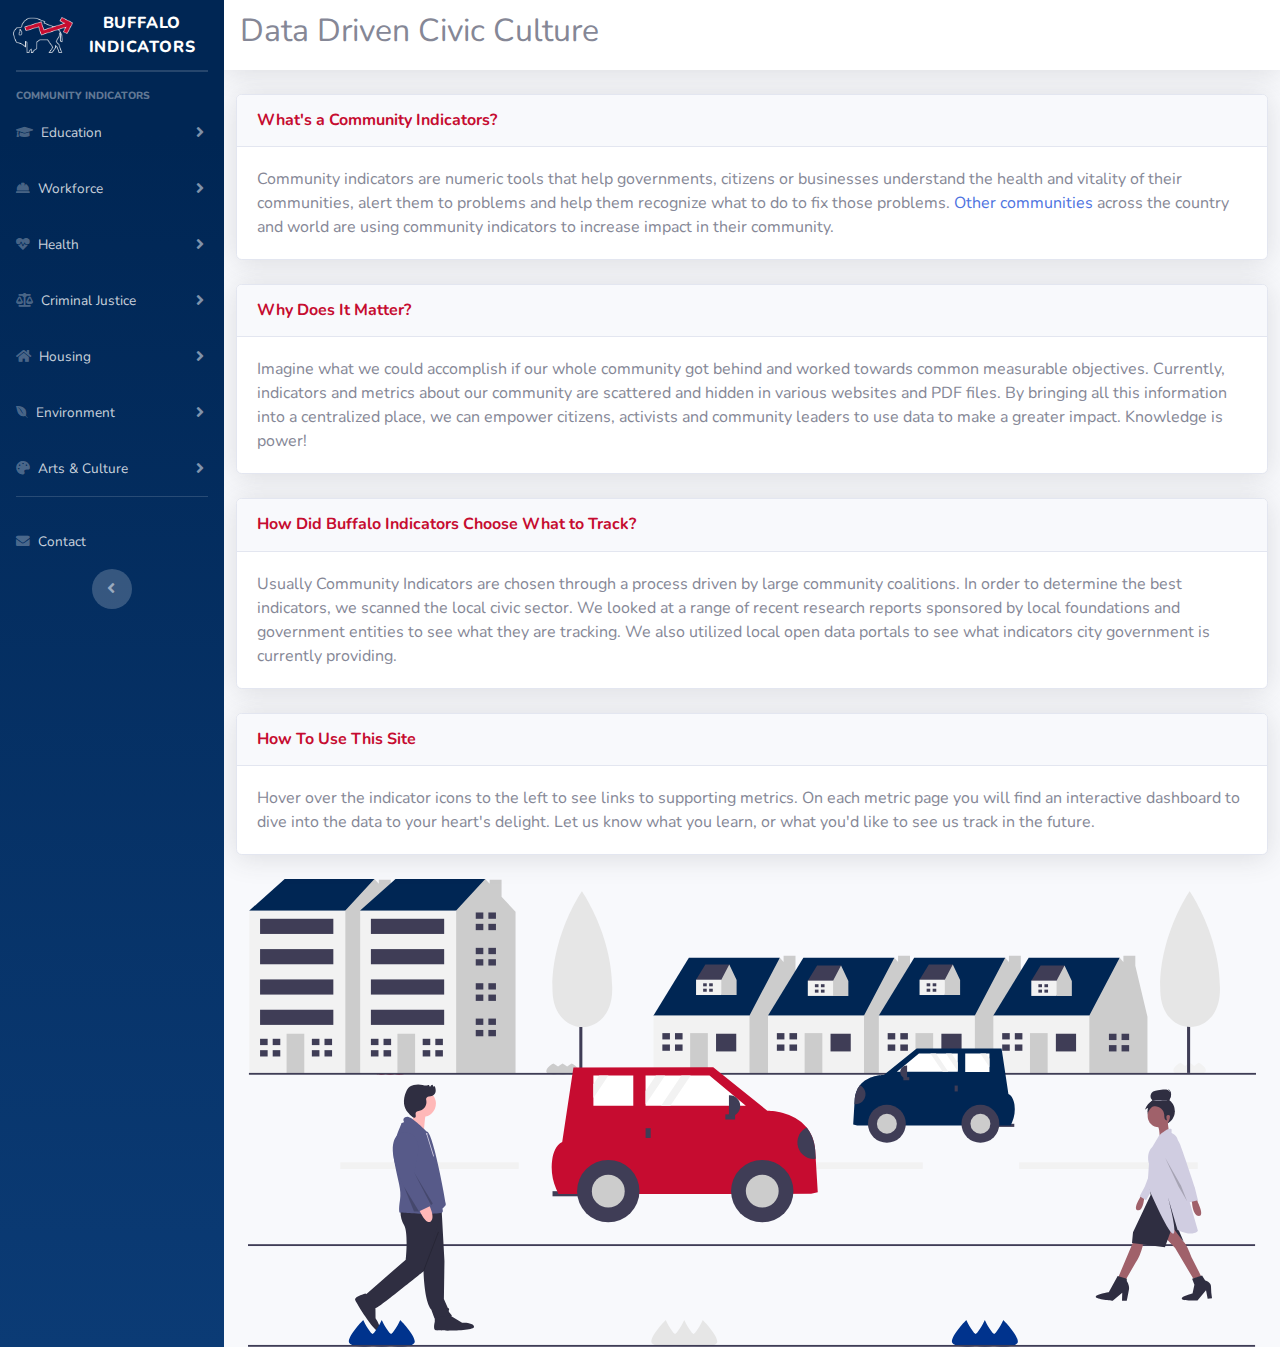
<file: index.html>
<!DOCTYPE html>
<html lang="en">

<head>

  <meta charset="utf-8">
  <meta http-equiv="X-UA-Compatible" content="IE=edge">
  <meta name="viewport" content="width=device-width, initial-scale=1, shrink-to-fit=no">
  <meta name="description" content="">
  <meta name="author" content="">

  <title>Buffalo Indicators</title>

  <link rel="icon" 
      type="image/png" 
      href="img/buffalo-indicators-favicon.png">

  <!-- Custom fonts for this template-->
  <link href="vendor/fontawesome-free/css/all.min.css" rel="stylesheet" type="text/css">
  <link href="https://fonts.googleapis.com/css?family=Nunito:200,200i,300,300i,400,400i,600,600i,700,700i,800,800i,900,900i" rel="stylesheet">

  <!-- Custom styles for this template-->
  <link href="css/sb-admin-2.min.css" rel="stylesheet">

</head>

<body id="page-top">

  <!-- Page Wrapper -->
  <div id="wrapper">

    <!-- Sidebar -->
    <ul class="navbar-nav bg-gradient-primary sidebar sidebar-dark accordion" id="accordionSidebar">

      <!-- Sidebar - Brand -->
      <a class="sidebar-brand d-flex align-items-center justify-content-center" href="index.html">
        <div class="sidebar-brand-icon">
          <!--<i class="fas fa-chart-line"></i>-->
          <img src="img/buffalo-indicators-icon.png" height="36px" width="60px" alt="Buffalo Indicators Icon">
        </div>
        <div class="sidebar-brand-text mx-3">Buffalo Indicators </div>
      </a>

      <!-- Divider -->
      <hr class="sidebar-divider my-0">

      
      <!-- Divider -->
      <hr class="sidebar-divider">

      <!-- Heading -->
      <div class="sidebar-heading">
        Community Indicators
      </div>

      <!-- Nav Item - Pages Collapse Menu -->
      <li class="nav-item">
        <a class="nav-link collapsed" href="#" data-toggle="collapse" data-target="#collapseEducation" aria-expanded="true" aria-controls="collapseEducation">
          <i class="fas fa-graduation-cap"></i>
          <span>Education</span>
        </a>
        <div id="collapseEducation" class="collapse" aria-labelledby="headingTwo" data-parent="#accordionSidebar">
          <div class="bg-white py-2 collapse-inner rounded">
            <h6 class="collapse-header">Education Metrics</h6>
            <a class="collapse-item" href="edu_achievement.html">Math & ELA Proficiency</a>
            <a class="collapse-item" href="edu_hs_graduation.html">High School Graduation</a>
          
          </div>
        </div>
      </li>

      <!-- Nav Item - Utilities Collapse Menu -->
      <li class="nav-item">
        <a class="nav-link collapsed" href="#" data-toggle="collapse" data-target="#collapseWorkforce" aria-expanded="true" aria-controls="collapseWorkforce">
          <i class="fas fa-hard-hat"></i>
          <span>Workforce</span>
        </a>
        <div id="collapseWorkforce" class="collapse" aria-labelledby="headingUtilities" data-parent="#accordionSidebar">
          <div class="bg-white py-2 collapse-inner rounded">
            <h6 class="collapse-header">Workforce Metrics</h6>
            <a class="collapse-item" href="workforce_demographics.html">Demographics</a>
             </div>
        </div>
      </li>
        <!-- Nav Item - Utilities Collapse Menu -->
        <li class="nav-item">
          <a class="nav-link collapsed" href="#" data-toggle="collapse" data-target="#collapseHealth" aria-expanded="true" aria-controls="collapseHealth">
            <i class="fas fa-heartbeat"></i>
            <span>Health</span>
          </a>
          <div id="collapseHealth" class="collapse" aria-labelledby="headingUtilities" data-parent="#accordionSidebar">
            <div class="bg-white py-2 collapse-inner rounded">
              <h6 class="collapse-header">Health Metrics</h6>
              <a class="collapse-item" href="health_covid19.html">COVID 19</a>
              <a class="collapse-item" href="health_clinical_care.html">Clinical Care</a>
              <a class="collapse-item" href="health_behaviors.html">Health Behaviors</a>
              <a class="collapse-item" href="health_outcomes.html">Health Outcomes</a>
              <a class="collapse-item" href="health_environment.html">Physical Environment</a>
              </div>
          </div>
        </li>

          <!-- Nav Item - Utilities Collapse Menu -->
      <li class="nav-item">
        <a class="nav-link collapsed" href="#" data-toggle="collapse" data-target="#collapseEquity" aria-expanded="true" aria-controls="collapseEquity">
          <i class="fas fa-balance-scale"></i>
          <span>Criminal Justice</span>
        </a>
        <div id="collapseEquity" class="collapse" aria-labelledby="headingUtilities" data-parent="#accordionSidebar">
          <div class="bg-white py-2 collapse-inner rounded">
            <h6 class="collapse-header">Criminal Justice Metrics</h6>
            <a class="collapse-item" href="justice_crime.html">Crime Incidents</a>
          </div>
        </div>
      </li>

        <!-- Nav Item - Utilities Collapse Menu -->
        <li class="nav-item">
          <a class="nav-link collapsed" href="#" data-toggle="collapse" data-target="#collapseHousing" aria-expanded="true" aria-controls="collapseHousing">
            <i class="fas fa-home"></i>
            <span>Housing</span>
          </a>
          <div id="collapseHousing" class="collapse" aria-labelledby="headingUtilities" data-parent="#accordionSidebar">
            <div class="bg-white py-2 collapse-inner rounded">
              <h6 class="collapse-header">Housing Metrics</h6>
              <a class="collapse-item" href="housing_violations.html">Code Violations</a>
              <a class="collapse-item" href="housing_conditions.html">Conditions</a>
            </div>
          </div>
        </li>

          <!-- Nav Item - Utilities Collapse Menu -->
      <li class="nav-item">
        <a class="nav-link collapsed" href="#" data-toggle="collapse" data-target="#collapseEnvironment" aria-expanded="true" aria-controls="collapseEnvironment">
          <i class="fab fa-envira"></i>
          <span>Environment</span>
        </a>
        <div id="collapseEnvironment" class="collapse" aria-labelledby="headingUtilities" data-parent="#accordionSidebar">
          <div class="bg-white py-2 collapse-inner rounded">
            <h6 class="collapse-header">Environment Metrics</h6>
            <a class="collapse-item" href="env_trees.html">Trees</a>
          </div>
        </div>
      </li>

        <!-- Nav Item - Utilities Collapse Menu -->
        <li class="nav-item">
          <a class="nav-link collapsed" href="#" data-toggle="collapse" data-target="#collapseCulture" aria-expanded="true" aria-controls="collapseCulture">
            <i class="fas fa-palette"></i>
            <span>Arts & Culture</span>
          </a>
          <div id="collapseCulture" class="collapse" aria-labelledby="headingUtilities" data-parent="#accordionSidebar">
            <div class="bg-white py-2 collapse-inner rounded">
              <h6 class="collapse-header">Arts & Culture Metrics</h6>
              <a class="collapse-item" href="art_public_art.html">Public Art</a>
            </div>
          </div>
        </li>
      <!-- Divider -->
      <hr class="sidebar-divider">

     

      <!-- Nav Item - Charts -->
      <li class="nav-item">
        <a class="nav-link" href="contact.html">
          <i class="fas fa-envelope"></i>
          <span>Contact</span></a>
      </li>

     

      <!-- Sidebar Toggler (Sidebar) -->
      <div class="text-center d-none d-md-inline">
        <button class="rounded-circle border-0" id="sidebarToggle"></button>
      </div>

    </ul>
    <!-- End of Sidebar -->

    <!-- Content Wrapper -->
    <div id="content-wrapper" class="d-flex flex-column">

      <!-- Main Content -->
      <div id="content">

        <!-- Topbar -->
        <nav class="navbar navbar-expand navbar-light bg-white topbar mb-4 static-top shadow">

          <!-- Sidebar Toggle (Topbar) -->
          <button id="sidebarToggleTop" class="btn btn-link d-md-none rounded-circle mr-3">
            <i class="fa fa-bars"></i>
          </button>

          

          
          <h2>Data Driven Civic Culture</h2>
        </nav>
        <!-- End of Topbar -->

        <!-- Begin Page Content -->
        <div class="container-fluid">

          <!-- Page Heading 
          <div class="d-sm-flex align-items-center justify-content-between mb-4">
            <h1 class="h3 mb-0 text-gray-800">About Buffalo Indicators</h1>            
          </div>-->

          <!-- Content Row -->
          <div class="row">
            <!-- Basic Card Example -->
            <div class="card shadow mb-4">
              <div class="card-header py-3">
                <h6 class="m-0 font-weight-bold text-primary">What's a Community Indicators?</h6>
              </div>
              <div class="card-body">
                Community indicators are numeric tools that help governments, citizens or businesses understand the health and vitality of their communities, alert them to problems and help them recognize what to do to fix those problems.  <a href="https://communityindicators.net/indicator-projects/" target="blank">Other communities </a>  across the country and world are using community indicators to increase impact in their community.
            </div>
            </div>
          </div>
        

          <!-- Content Row -->
          <div class="row">
            <!-- Basic Card Example -->
            <div class="card shadow mb-4">
              <div class="card-header py-3">
                <h6 class="m-0 font-weight-bold text-primary">Why Does It Matter?</h6>
              </div>
              <div class="card-body">
                Imagine what we could accomplish if our whole community got behind and worked towards common measurable objectives.  Currently, indicators and metrics about our community are scattered and hidden in various websites and PDF files.  By bringing all this information into a centralized place, we can empower citizens, activists and community leaders to use data to make a greater impact.  Knowledge is power!
              </div>
            </div>
          </div>
          
          



             <!-- Content Row -->
          <div class="row">
            <!-- Basic Card Example -->
            <div class="card shadow mb-4">
              <div class="card-header py-3">
                <h6 class="m-0 font-weight-bold text-primary">How Did Buffalo Indicators Choose What to Track?</h6>
              </div>
              <div class="card-body">
                Usually Community Indicators are chosen through a process driven by large community coalitions.  In order to determine the best indicators, we scanned the local civic sector.  We looked at a range of recent research reports sponsored by local foundations and government entities to see what they are tracking.  We also utilized local open data portals to see what indicators city government is currently providing.
              </div>
            </div>
          </div>
        

           <!-- Content Row -->
           <div class="row">
            <!-- Basic Card Example -->
            <div class="card shadow mb-4">
              <div class="card-header py-3">
                <h6 class="m-0 font-weight-bold text-primary">How To Use This Site</h6>
              </div>
              <div class="card-body">
                Hover over the indicator icons to the left to see links to supporting metrics.  On each metric page you will find an interactive dashboard to dive into the data to your heart's delight.  Let us know what you learn, or what you'd like to see us track in the future.
              </div>
            </div>
          </div>


          

          <svg version="1.1" id="f62fb22a-6085-4612-8ae6-3595732df09a"
	 xmlns="http://www.w3.org/2000/svg" xmlns:xlink="http://www.w3.org/1999/xlink" x="0px" y="0px" width="100%"
	 height="auto" viewBox="0 133.658 920.418 427.146" enable-background="new 0 133.658 920.418 427.146" xml:space="preserve">
<title>town</title>
<rect x="84.209" y="392.402" fill="#F2F2F2" width="163" height="6"/>
<rect x="453.209" y="392.402" fill="#F2F2F2" width="163" height="6"/>
<rect x="704.209" y="392.402" fill="#F2F2F2" width="163" height="6"/>
<path fill="#F2F2F2" d="M868.165,301.519c-1.5,0.774-2.894,1.738-4.148,2.867c-1.275-1.135-2.692-2.098-4.216-2.867
	c-1.499,0.774-2.894,1.738-4.148,2.867c-1.275-1.135-2.692-2.098-4.216-2.867c0,0-6.502,3.197-6.483,7.104
	c0,0.098,0.005,0.194,0.013,0.292c0.223,2.559,6.944,3.21,10.637,2.004c2.733,0.779,5.631,0.779,8.364,0
	c3.677,1.225,10.535,0.523,10.736-2.064c0.007-0.097,0.011-0.193,0.01-0.291C874.695,304.656,868.165,301.519,868.165,301.519z"/>
<polygon fill="#002654" points="6.972,167.108 1.204,162.494 33.501,133.658 115.397,133.658 115.397,159.034 62.338,194.791 "/>
<polygon fill="#CCCCCC" points="130.329,149.833 130.329,134.234 119.456,134.234 119.456,138.054 115.397,133.658 88.868,162.494 
	78.487,169.415 62.39,287.016 86.665,311.291 143.081,311.291 143.081,163.648 "/>
<rect x="1.204" y="162.494" fill="#F2F2F2" width="87.664" height="148.797"/>
<rect x="35.231" y="274.957" fill="#CCCCCC" width="16.148" height="36.334"/>
<polygon fill="#3F3D56" points="17.93,285.337 17.93,279.571 11.009,279.571 11.009,285.337 17.353,285.337 "/>
<polygon fill="#3F3D56" points="17.353,289.953 11.009,289.953 11.009,295.72 17.93,295.72 17.93,289.953 "/>
<rect x="22.543" y="279.571" fill="#3F3D56" width="6.921" height="5.767"/>
<rect x="22.543" y="289.953" fill="#3F3D56" width="6.921" height="5.768"/>
<polygon fill="#3F3D56" points="65.222,285.337 65.222,279.571 58.301,279.571 58.301,285.337 64.645,285.337 "/>
<polygon fill="#3F3D56" points="64.645,289.953 58.301,289.953 58.301,295.72 65.222,295.72 65.222,289.953 "/>
<rect x="69.835" y="279.571" fill="#3F3D56" width="6.921" height="5.767"/>
<rect x="69.835" y="289.953" fill="#3F3D56" width="6.921" height="5.768"/>
<polygon fill="#3F3D56" points="113.667,169.992 113.667,164.224 106.746,164.224 106.746,169.992 113.091,169.992 "/>
<polygon fill="#3F3D56" points="113.091,174.606 106.746,174.606 106.746,180.373 113.667,180.373 113.667,174.606 "/>
<rect x="118.281" y="164.225" fill="#3F3D56" width="6.921" height="5.767"/>
<rect x="118.281" y="174.605" fill="#3F3D56" width="6.921" height="5.768"/>
<polygon fill="#3F3D56" points="113.667,202.289 113.667,196.522 106.746,196.522 106.746,202.289 113.091,202.289 "/>
<polygon fill="#3F3D56" points="113.091,206.903 106.746,206.903 106.746,212.67 113.667,212.67 113.667,206.903 "/>
<rect x="118.281" y="196.521" fill="#3F3D56" width="6.921" height="5.768"/>
<rect x="118.281" y="206.903" fill="#3F3D56" width="6.921" height="5.767"/>
<polygon fill="#3F3D56" points="113.667,234.586 113.667,228.819 106.746,228.819 106.746,234.586 113.091,234.586 "/>
<polygon fill="#3F3D56" points="113.091,239.2 106.746,239.2 106.746,244.967 113.667,244.967 113.667,239.2 "/>
<rect x="118.281" y="228.818" fill="#3F3D56" width="6.921" height="5.768"/>
<rect x="118.281" y="239.2" fill="#3F3D56" width="6.921" height="5.768"/>
<polygon fill="#3F3D56" points="113.667,266.883 113.667,261.116 106.746,261.116 106.746,266.883 113.091,266.883 "/>
<polygon fill="#3F3D56" points="113.091,271.497 106.746,271.497 106.746,277.264 113.667,277.264 113.667,271.497 "/>
<rect x="118.281" y="261.116" fill="#3F3D56" width="6.921" height="5.767"/>
<rect x="118.281" y="271.497" fill="#3F3D56" width="6.921" height="5.767"/>
<rect x="11.009" y="169.992" fill="#3F3D56" width="66.901" height="13.842"/>
<rect x="11.009" y="197.675" fill="#3F3D56" width="66.901" height="13.842"/>
<rect x="11.009" y="225.358" fill="#3F3D56" width="66.901" height="13.841"/>
<rect x="11.009" y="253.042" fill="#3F3D56" width="66.901" height="13.841"/>
<path fill="#C60C30" d="M138.205,302.355c-1.5,0.775-2.893,1.738-4.148,2.867c-1.276-1.135-2.693-2.098-4.216-2.867
	c-1.499,0.775-2.893,1.738-4.148,2.867c-1.275-1.135-2.693-2.098-4.216-2.867c0,0-6.502,3.197-6.484,7.105
	c0,0.098,0.005,0.194,0.013,0.291c0.222,2.559,6.944,3.211,10.637,2.004c2.733,0.78,5.63,0.78,8.364,0
	c3.677,1.226,10.535,0.523,10.736-2.064c0.007-0.096,0.011-0.193,0.011-0.291C144.735,305.493,138.205,302.355,138.205,302.355z"/>
<polygon fill="#002654" points="108.177,167.108 102.409,162.494 134.706,133.658 216.602,133.658 216.602,159.034 163.543,194.791 
	"/>
<polygon fill="#CCCCCC" points="231.534,149.833 231.534,134.234 220.661,134.234 220.661,138.054 216.602,133.658 190.073,162.494 
	179.692,169.415 163.595,287.016 187.87,311.291 244.286,311.291 244.286,163.648 "/>
<rect x="102.409" y="162.494" fill="#F2F2F2" width="87.664" height="148.797"/>
<rect x="136.437" y="274.957" fill="#CCCCCC" width="16.148" height="36.334"/>
<polygon fill="#3F3D56" points="119.135,285.337 119.135,279.571 112.214,279.571 112.214,285.337 118.558,285.337 "/>
<polygon fill="#3F3D56" points="118.558,289.953 112.214,289.953 112.214,295.72 119.135,295.72 119.135,289.953 "/>
<rect x="123.749" y="279.571" fill="#3F3D56" width="6.921" height="5.767"/>
<rect x="123.749" y="289.953" fill="#3F3D56" width="6.921" height="5.768"/>
<polygon fill="#3F3D56" points="166.427,285.337 166.427,279.571 159.506,279.571 159.506,285.337 165.85,285.337 "/>
<polygon fill="#3F3D56" points="165.85,289.953 159.506,289.953 159.506,295.72 166.427,295.72 166.427,289.953 "/>
<rect x="171.041" y="279.571" fill="#3F3D56" width="6.921" height="5.767"/>
<rect x="171.041" y="289.953" fill="#3F3D56" width="6.921" height="5.768"/>
<polygon fill="#3F3D56" points="214.872,169.992 214.872,164.224 207.951,164.224 207.951,169.992 214.296,169.992 "/>
<polygon fill="#3F3D56" points="214.296,174.606 207.951,174.606 207.951,180.373 214.872,180.373 214.872,174.606 "/>
<rect x="219.486" y="164.225" fill="#3F3D56" width="6.92" height="5.767"/>
<rect x="219.486" y="174.605" fill="#3F3D56" width="6.92" height="5.768"/>
<polygon fill="#3F3D56" points="214.872,202.289 214.872,196.522 207.951,196.522 207.951,202.289 214.296,202.289 "/>
<polygon fill="#3F3D56" points="214.296,206.903 207.951,206.903 207.951,212.67 214.872,212.67 214.872,206.903 "/>
<rect x="219.486" y="196.521" fill="#3F3D56" width="6.92" height="5.768"/>
<rect x="219.486" y="206.903" fill="#3F3D56" width="6.92" height="5.767"/>
<polygon fill="#3F3D56" points="214.872,234.586 214.872,228.819 207.951,228.819 207.951,234.586 214.296,234.586 "/>
<polygon fill="#3F3D56" points="214.296,239.2 207.951,239.2 207.951,244.967 214.872,244.967 214.872,239.2 "/>
<rect x="219.486" y="228.818" fill="#3F3D56" width="6.92" height="5.768"/>
<rect x="219.486" y="239.2" fill="#3F3D56" width="6.92" height="5.768"/>
<polygon fill="#3F3D56" points="214.872,266.883 214.872,261.116 207.951,261.116 207.951,266.883 214.296,266.883 "/>
<polygon fill="#3F3D56" points="214.296,271.497 207.951,271.497 207.951,277.264 214.872,277.264 214.872,271.497 "/>
<rect x="219.486" y="261.116" fill="#3F3D56" width="6.92" height="5.767"/>
<rect x="219.486" y="271.497" fill="#3F3D56" width="6.92" height="5.767"/>
<rect x="112.214" y="169.992" fill="#3F3D56" width="66.901" height="13.842"/>
<rect x="112.214" y="197.675" fill="#3F3D56" width="66.901" height="13.842"/>
<rect x="112.214" y="225.358" fill="#3F3D56" width="66.901" height="13.841"/>
<rect x="112.214" y="253.042" fill="#3F3D56" width="66.901" height="13.841"/>
<rect x="302.512" y="200.449" fill="#3F3D56" width="2.793" height="110.319"/>
<path fill="#E6E6E6" d="M332.56,232.555c0.005,1.214-0.006,2.421-0.034,3.624c-1.001,43.427-53.065,43.667-54.467,0.251
	c-0.039-1.202-0.061-2.409-0.067-3.623c-0.224-48.543,26.879-88.02,26.879-88.02S332.336,184.013,332.56,232.555z"/>
<path fill="#CCCCCC" d="M295.591,302.111c-1.5,0.774-2.893,1.738-4.148,2.867c-1.276-1.135-2.693-2.098-4.216-2.867
	c-1.499,0.774-2.893,1.738-4.148,2.867c-1.275-1.135-2.693-2.098-4.216-2.867c0,0-6.502,3.197-6.484,7.104
	c0,0.098,0.005,0.194,0.013,0.292c0.222,2.559,6.944,3.21,10.637,2.004c2.733,0.779,5.63,0.779,8.364,0
	c3.677,1.225,10.536,0.523,10.736-2.064c0.007-0.097,0.011-0.193,0.011-0.291C302.122,305.248,295.591,302.111,295.591,302.111z"/>
<polygon fill="#002654" points="373.739,263.999 370.279,258.232 402.576,205.457 485.625,205.457 485.625,213.531 455.635,270.92 
	421.031,277.841 "/>
<polygon fill="#CCCCCC" points="499.921,246.794 499.921,203.655 489.048,203.655 489.048,209.346 485.625,205.457 457.942,258.232 
	453.328,262.846 447.561,285.916 457.942,311.291 511.001,311.291 511.001,259.385 "/>
<rect x="370.278" y="258.232" fill="#F2F2F2" width="87.664" height="53.06"/>
<rect x="427.375" y="274.957" fill="#3F3D56" width="18.456" height="16.149"/>
<rect x="403.729" y="274.38" fill="#CCCCCC" width="16.148" height="36.911"/>
<polygon fill="#3F3D56" points="385.274,280.148 385.274,274.381 378.353,274.381 378.353,280.148 384.697,280.148 "/>
<polygon fill="#3F3D56" points="384.697,284.762 378.353,284.762 378.353,290.529 385.274,290.529 385.274,284.762 "/>
<rect x="389.888" y="274.38" fill="#3F3D56" width="6.921" height="5.768"/>
<rect x="389.888" y="284.761" fill="#3F3D56" width="6.921" height="5.768"/>
<polygon fill="#3F3D56" points="482.742,281.561 482.742,275.794 475.821,275.794 475.821,281.561 482.165,281.561 "/>
<polygon fill="#3F3D56" points="482.165,286.175 475.821,286.175 475.821,291.942 482.742,291.942 482.742,286.175 "/>
<rect x="487.355" y="275.793" fill="#3F3D56" width="6.921" height="5.768"/>
<rect x="487.355" y="286.175" fill="#3F3D56" width="6.921" height="5.768"/>
<polygon fill="#3F3D56" points="410.036,227.148 409.125,225.631 417.623,211.745 439.474,211.745 439.474,213.869 431.584,228.969 
	422.479,230.79 "/>
<polygon fill="#CCCCCC" points="439.474,211.745 432.191,225.631 430.977,226.845 429.459,232.915 432.191,239.591 446.151,239.591 
	446.151,225.934 "/>
<rect x="409.125" y="225.631" fill="#F2F2F2" width="23.065" height="13.96"/>
<polygon fill="#3F3D56" points="418.897,231.647 418.897,228.893 415.593,228.893 415.593,231.647 418.622,231.647 "/>
<polygon fill="#3F3D56" points="418.622,233.85 415.593,233.85 415.593,236.603 418.897,236.603 418.897,233.85 "/>
<rect x="421.1" y="228.893" fill="#3F3D56" width="3.305" height="2.753"/>
<rect x="421.1" y="233.85" fill="#3F3D56" width="3.305" height="2.754"/>
<polygon fill="#002654" points="478.29,263.999 474.829,258.232 507.126,205.457 590.176,205.457 590.176,213.531 560.186,270.92 
	525.582,277.841 "/>
<polygon fill="#CCCCCC" points="604.472,246.794 604.472,203.655 593.599,203.655 593.599,209.346 590.176,205.457 562.493,258.232 
	557.879,262.846 552.111,285.916 562.493,311.291 615.552,311.291 615.552,259.385 "/>
<rect x="474.829" y="258.232" fill="#F2F2F2" width="87.663" height="53.06"/>
<rect x="531.926" y="274.957" fill="#3F3D56" width="18.455" height="16.149"/>
<rect x="508.279" y="274.38" fill="#CCCCCC" width="16.149" height="36.911"/>
<polygon fill="#3F3D56" points="489.824,280.148 489.824,274.38 482.903,274.38 482.903,280.148 489.248,280.148 "/>
<polygon fill="#3F3D56" points="489.248,284.762 482.903,284.762 482.903,290.529 489.824,290.529 489.824,284.762 "/>
<rect x="494.438" y="274.38" fill="#3F3D56" width="6.921" height="5.768"/>
<rect x="494.438" y="284.761" fill="#3F3D56" width="6.921" height="5.768"/>
<polygon fill="#3F3D56" points="587.292,280.725 587.292,274.957 580.371,274.957 580.371,280.725 586.715,280.725 "/>
<polygon fill="#3F3D56" points="586.715,285.337 580.371,285.337 580.371,291.106 587.292,291.106 587.292,285.337 "/>
<rect x="591.906" y="274.957" fill="#3F3D56" width="6.921" height="5.768"/>
<rect x="591.906" y="285.338" fill="#3F3D56" width="6.921" height="5.768"/>
<polygon fill="#002654" points="579.495,263.999 576.034,258.232 608.331,205.457 691.381,205.457 691.381,213.531 661.391,270.92 
	626.787,277.841 "/>
<polygon fill="#CCCCCC" points="705.677,246.794 705.677,203.655 694.804,203.655 694.804,209.346 691.381,205.457 663.698,258.232 
	659.084,262.846 653.316,285.916 663.698,311.291 716.757,311.291 716.757,259.385 "/>
<rect x="576.034" y="258.232" fill="#F2F2F2" width="87.663" height="53.06"/>
<rect x="633.131" y="274.957" fill="#3F3D56" width="18.455" height="16.149"/>
<rect x="609.484" y="274.38" fill="#CCCCCC" width="16.148" height="36.911"/>
<polygon fill="#3F3D56" points="591.029,280.148 591.029,274.38 584.109,274.38 584.109,280.148 590.453,280.148 "/>
<polygon fill="#3F3D56" points="590.453,284.762 584.109,284.762 584.109,290.529 591.029,290.529 591.029,284.762 "/>
<rect x="595.644" y="274.38" fill="#3F3D56" width="6.921" height="5.768"/>
<rect x="595.644" y="284.761" fill="#3F3D56" width="6.921" height="5.768"/>
<polygon fill="#3F3D56" points="688.497,280.725 688.497,274.957 681.576,274.957 681.576,280.725 687.921,280.725 "/>
<polygon fill="#3F3D56" points="687.921,285.337 681.576,285.337 681.576,291.106 688.497,291.106 688.497,285.337 "/>
<rect x="693.111" y="274.957" fill="#3F3D56" width="6.921" height="5.768"/>
<rect x="693.111" y="285.338" fill="#3F3D56" width="6.921" height="5.768"/>
<polygon fill="#3F3D56" points="512.077,227.985 511.167,226.467 519.664,212.581 541.516,212.581 541.516,214.706 533.625,229.806 
	524.52,231.626 "/>
<polygon fill="#CCCCCC" points="541.516,212.581 534.232,226.467 533.018,227.681 531.501,233.751 534.232,240.428 548.193,240.428 
	548.193,226.771 "/>
<rect x="511.167" y="226.467" fill="#F2F2F2" width="23.065" height="13.96"/>
<polygon fill="#3F3D56" points="520.939,232.483 520.939,229.729 517.634,229.729 517.634,232.483 520.663,232.483 "/>
<polygon fill="#3F3D56" points="520.663,234.686 517.634,234.686 517.634,237.44 520.939,237.44 520.939,234.686 "/>
<rect x="523.142" y="229.729" fill="#3F3D56" width="3.305" height="2.753"/>
<rect x="523.142" y="234.686" fill="#3F3D56" width="3.305" height="2.753"/>
<polygon fill="#3F3D56" points="614.119,227.148 613.208,225.631 621.706,211.745 643.557,211.745 643.557,213.869 635.666,228.969 
	626.563,230.79 "/>
<polygon fill="#CCCCCC" points="643.557,211.745 636.273,225.631 635.059,226.845 633.542,232.915 636.273,239.591 650.234,239.591 
	650.234,225.934 "/>
<rect x="613.208" y="225.631" fill="#F2F2F2" width="23.065" height="13.96"/>
<polygon fill="#3F3D56" points="622.98,231.647 622.98,228.893 619.676,228.893 619.676,231.647 622.705,231.647 "/>
<polygon fill="#3F3D56" points="622.705,233.85 619.676,233.85 619.676,236.603 622.98,236.603 622.98,233.85 "/>
<rect x="625.183" y="228.893" fill="#3F3D56" width="3.305" height="2.753"/>
<rect x="625.183" y="233.85" fill="#3F3D56" width="3.305" height="2.754"/>
<polygon fill="#002654" points="684.045,263.999 680.585,258.232 712.882,205.457 795.932,205.457 795.932,213.531 765.941,270.92 
	731.337,277.841 "/>
<polygon fill="#CCCCCC" points="810.229,212.859 810.229,203.655 799.354,203.655 799.354,209.346 795.932,205.457 768.248,258.232 
	763.634,262.846 757.867,285.916 768.248,311.291 821.308,311.291 821.308,259.385 "/>
<rect x="680.585" y="258.232" fill="#F2F2F2" width="87.663" height="53.06"/>
<rect x="737.682" y="274.957" fill="#3F3D56" width="18.455" height="16.149"/>
<rect x="714.035" y="274.38" fill="#CCCCCC" width="16.148" height="36.911"/>
<polygon fill="#3F3D56" points="695.58,280.148 695.58,274.38 688.659,274.38 688.659,280.148 695.003,280.148 "/>
<polygon fill="#3F3D56" points="695.003,284.762 688.659,284.762 688.659,290.529 695.58,290.529 695.58,284.762 "/>
<rect x="700.193" y="274.38" fill="#3F3D56" width="6.921" height="5.768"/>
<rect x="700.193" y="284.761" fill="#3F3D56" width="6.921" height="5.768"/>
<polygon fill="#3F3D56" points="793.048,280.725 793.048,274.957 786.127,274.957 786.127,280.725 792.471,280.725 "/>
<polygon fill="#3F3D56" points="792.471,285.337 786.127,285.337 786.127,291.106 793.048,291.106 793.048,285.337 "/>
<rect x="797.662" y="274.957" fill="#3F3D56" width="6.92" height="5.768"/>
<rect x="797.662" y="285.338" fill="#3F3D56" width="6.92" height="5.768"/>
<polygon fill="#3F3D56" points="716.16,227.985 715.25,226.467 723.747,212.581 745.599,212.581 745.599,214.706 737.708,229.806 
	728.604,231.626 "/>
<polygon fill="#CCCCCC" points="745.599,212.581 738.315,226.467 737.101,227.681 735.583,233.751 738.315,240.428 752.275,240.428 
	752.275,226.771 "/>
<rect x="715.25" y="226.467" fill="#F2F2F2" width="23.064" height="13.96"/>
<polygon fill="#3F3D56" points="725.021,232.483 725.021,229.729 721.717,229.729 721.717,232.483 724.746,232.483 "/>
<polygon fill="#3F3D56" points="724.746,234.686 721.717,234.686 721.717,237.44 725.021,237.44 725.021,234.686 "/>
<rect x="727.225" y="229.729" fill="#3F3D56" width="3.305" height="2.753"/>
<rect x="727.225" y="234.686" fill="#3F3D56" width="3.305" height="2.753"/>
<rect x="0.836" y="310.718" fill="#3F3D56" width="919.582" height="1.673"/>
<rect y="467.126" fill="#3F3D56" width="919.582" height="1.672"/>
<rect x="857.479" y="200.433" fill="#3F3D56" width="2.792" height="110.286"/>
<path fill="#E6E6E6" d="M887.517,232.529c0.006,1.213-0.006,2.421-0.033,3.623c-1.002,43.414-53.051,43.654-54.452,0.251
	c-0.038-1.201-0.061-2.409-0.066-3.622c-0.224-48.528,26.871-87.994,26.871-87.994S887.293,184.001,887.517,232.529z"/>
<rect x="278.059" y="418.724" fill="#3F3D56" width="29.428" height="4.67"/>
<path fill="#C60C30" d="M520.255,419.769l-6.071,1.404l-230.753,0.125l-2.075-4.836c-3.619-8.293-4.861-17.428-3.587-26.385
	c0.994-6.678,3.484-13.313,9.141-16.193l10.24-68.204l127.664-0.229l49.393,39.839c0,0,23.299-0.42,35.957,15.339
	c4.006,4.991,6.947,11.604,7.736,20.372l0.5,8.197L520.255,419.769z"/>
<circle fill="#3F3D56" cx="469.573" cy="418.629" r="28.494"/>
<circle fill="#CCCCCC" cx="469.573" cy="418.629" r="14.997"/>
<circle fill="#3F3D56" cx="328.973" cy="418.705" r="28.494"/>
<circle fill="#CCCCCC" cx="328.973" cy="418.704" r="14.997"/>
<polygon fill="#FFFFFF" points="454.581,340.632 385.653,340.664 377.239,340.664 363.032,340.673 363.032,339.637 363.022,327.145 
	363.012,313.119 372.463,313.119 380.877,313.108 395.782,313.098 404.196,313.098 421.403,313.087 "/>
<polygon fill="#FFFFFF" points="351.817,340.683 315.389,340.703 315.379,333.555 315.379,321.064 315.369,313.148 320.703,313.148 
	329.117,313.138 351.807,313.128 "/>
<rect x="363.043" y="361.23" fill="#3F3D56" width="4.672" height="8.875"/>
<rect x="435.905" y="348.578" fill="#3F3D56" width="8.875" height="4.671"/>
<path fill="#3F3D56" d="M439.169,331.106h0.514c5.392,0,9.763,4.37,9.763,9.763l0,0c0,5.392-4.371,9.762-9.763,9.762h-0.514l0,0
	V331.106L439.169,331.106z"/>
<path fill="#3F3D56" d="M518.398,389.199c-8.285,0.9-15.731-5.086-16.633-13.371c-0.688-6.33,2.671-12.411,8.396-15.198
	c4.006,4.991,6.947,11.604,7.736,20.371L518.398,389.199z"/>
<polygon fill="#F2F2F2" points="380.877,313.108 363.032,339.637 363.022,327.145 372.463,313.119 "/>
<polygon fill="#F2F2F2" points="329.117,313.138 315.379,333.555 315.379,321.064 320.703,313.148 "/>
<polygon fill="#F2F2F2" points="404.196,313.098 385.653,340.664 377.239,340.664 395.782,313.098 "/>
<rect x="681.836" y="357.186" fill="#3F3D56" width="17.875" height="2.838"/>
<path fill="#002654" d="M552.593,357.822l3.688,0.854l140.169,0.074l1.26-2.936c2.199-5.038,2.953-10.588,2.18-16.029
	c-0.604-4.055-2.116-8.086-5.553-9.836l-6.22-41.43l-77.548-0.139l-30.003,24.199c0,0-14.153-0.254-21.842,9.318
	c-2.773,3.559-4.411,7.871-4.7,12.374l-0.303,4.979L552.593,357.822z"/>
<circle fill="#3F3D56" cx="583.379" cy="357.129" r="17.308"/>
<circle fill="#CCCCCC" cx="583.379" cy="357.128" r="9.109"/>
<circle fill="#3F3D56" cx="668.785" cy="357.175" r="17.308"/>
<circle fill="#CCCCCC" cx="668.785" cy="357.175" r="9.11"/>
<polygon fill="#FFFFFF" points="592.486,309.751 634.355,309.77 639.466,309.77 648.096,309.776 648.096,309.146 648.102,301.558 
	648.108,293.037 642.367,293.037 637.256,293.031 628.203,293.025 623.091,293.025 612.639,293.019 "/>
<polygon fill="#FFFFFF" points="654.908,309.783 677.036,309.794 677.042,305.453 677.042,297.865 677.048,293.056 673.808,293.056 
	668.697,293.05 654.915,293.044 "/>
<rect x="645.251" y="322.262" fill="#3F3D56" width="2.838" height="5.392"/>
<rect x="598.439" y="314.578" fill="#3F3D56" width="5.391" height="2.837"/>
<path fill="#3F3D56" d="M601.844,315.826h-0.313c-3.274-0.002-5.929-2.658-5.927-5.934l0,0c0.002-3.275,2.658-5.929,5.934-5.927
	h0.313l0,0L601.844,315.826L601.844,315.826z"/>
<path fill="#3F3D56" d="M553.721,339.251c5.032,0.547,9.556-3.089,10.104-8.121c0.418-3.846-1.623-7.539-5.101-9.232
	c-2.773,3.559-4.411,7.871-4.7,12.374L553.721,339.251z"/>
<polygon fill="#F2F2F2" points="637.256,293.031 648.096,309.146 648.102,301.558 642.367,293.037 "/>
<polygon fill="#F2F2F2" points="668.697,293.05 677.042,305.453 677.042,297.865 673.808,293.056 "/>
<polygon fill="#F2F2F2" points="623.091,293.025 634.355,309.77 639.466,309.77 628.203,293.025 "/>
<path fill="#2F2E41" d="M160.141,486.958c0,0,0,31.719,7.28,40.037c0,0,1.56,4.16,2.08,5.721c0.291,0.889,0.638,1.756,1.04,2.6v2.08
	c0,0,14.039-1.561,15.599-5.199l-2.6-3.121c0,0-0.52-0.52,0-2.08c0.274-0.521,0.073-1.168-0.45-1.441
	c-0.181-0.094-0.386-0.135-0.589-0.117l-3.64-8.32l0.52-34.318l-2.6-47.316l-22.359-1.041L160.141,486.958z"/>
<path fill="#2F2E41" d="M171.58,534.277c0,0-3.64,10.918,0,11.439c3.64,0.52,35.358,1.039,34.838-3.121s-10.919-3.639-10.919-3.639
	l-10.919-6.76L171.58,534.277z"/>
<path fill="#2F2E41" d="M139.342,435.482c-0.446,4.889,0.645,9.797,3.12,14.039c4.16,7.279,1.56,31.719,1.56,31.719l-36.918,32.238
	c0,0,7.28,12.479,9.879,11.959c2.6-0.52,43.678-33.799,43.678-33.799l16.12-54.076L139.342,435.482z"/>
<path fill="#2F2E41" d="M107.611,512.099c0,0-11.171,2.771-9.662,6.125c1.509,3.352,18.051,30.42,21.286,27.754
	c3.235-2.666-2.771-11.17-2.771-11.17l-0.136-12.842L107.611,512.099z"/>
<circle fill="#FFB8B8" cx="159.621" cy="338.766" r="11.96"/>
<path fill="#FFB8B8" d="M150.211,342.986l0.529,15.39l10.063,3.976c0,0,0.987-15.758,2.38-16.631
	C164.576,344.846,150.211,342.986,150.211,342.986z"/>
<path fill="#575A89" d="M163.261,364.245c0,0-14.039-14.039-17.679-13.519c-3.64,0.52-3.64,2.079-3.64,3.119s1.04,1.561,0,2.08
	s-2.08,0-2.08,1.561c0,1.559-9.359,17.158-6.24,34.317c3.12,17.159,6.76,25.479,5.2,34.839c-1.56,9.359-0.52,11.439-0.52,11.439
	s38.998,3.119,39.518-0.521c0.52-3.639-1.56-1.559,1.04-4.158c2.6-2.6,1.56-2.6,1.56-4.16S168.98,364.245,163.261,364.245z"/>
<path fill="#FFB8B8" d="M155.981,434.96c0,0,6.24,15.08,10.919,11.439c4.68-3.639-2.08-16.119-2.08-16.119L155.981,434.96z"/>
<path fill="#575A89" d="M140.902,365.285c0,0-12.217,1.398-7.668,23.838c4.549,22.439,22.228,48.439,22.228,48.439l11.959-5.721
	l-15.599-30.678l3.64-19.24C155.461,381.923,157.541,363.724,140.902,365.285z"/>
<polygon opacity="0.2" enable-background="new    " points="151.561,401.423 168.72,430.021 167.161,431.582 "/>
<polygon opacity="0.2" enable-background="new    " points="142.479,414.75 156.241,437.3 151.561,437.3 "/>
<path fill="#2F2E41" d="M154.208,345.953c1.015-0.411,2.066-0.725,3.141-0.936c3.846-1.301,6.165-5.215,5.459-9.213
	c-0.148-0.491-0.214-1.004-0.197-1.518c0.301-1.133,1.255-1.974,2.417-2.129c1.136-0.133,2.261-0.348,3.366-0.641
	c1.645-0.741,2.776-2.295,2.974-4.088c0.17-1.773-0.225-3.555-1.128-5.09l-0.403,1.158c-0.614-0.52-1.069-1.201-1.315-1.967
	c-0.93,0.156-1.712,0.785-2.064,1.66c-0.646,0.381-0.739-1.184-1.453-1.414c-0.314-0.039-0.631,0.039-0.891,0.219
	c-1.438,0.672-3.109,0.098-4.652-0.273c-2.671-0.642-5.457-0.645-8.13-0.01c-1.803,0.354-3.469,1.211-4.805,2.472
	c-0.994,1.128-1.757,2.44-2.248,3.862c-1.496,3.395-2.119,7.109-1.813,10.806c0.375,2.998,1.629,5.817,3.604,8.104
	c1.029,1.186,4.387,5.322,6.228,4.617C154.61,350.687,151.482,347.394,154.208,345.953z"/>
<rect x="147.873" y="473.431" transform="matrix(-0.3564 0.9343 -0.9343 -0.3564 669.3033 486.5479)" opacity="0.2" enable-background="new    " width="38.396" height="0.74"/>
<circle fill="#D0CDE1" cx="163.187" cy="366.36" r="0.739"/>
<line fill="none" x1="163.187" y1="366.36" x2="169.475" y2="386.702"/>
<path fill="#D0CDE1" d="M169.475,387.072c-0.162,0-0.306-0.105-0.354-0.262l-6.287-20.341c-0.061-0.194,0.049-0.402,0.244-0.462
	c0.195-0.061,0.402,0.049,0.462,0.244l6.288,20.342c0.06,0.195-0.05,0.402-0.245,0.462
	C169.547,387.066,169.511,387.072,169.475,387.072z"/>
<circle fill="#2F2E41" cx="833.834" cy="345.694" r="12.489"/>
<path fill="#A0616A" d="M816.082,421.345l-1.894,3.787c0,0-6.059,9.846-1.894,10.982c4.166,1.137,5.491-7.385,5.491-7.385
	l0.758-4.543L816.082,421.345z"/>
<polygon fill="#D0CDE1" points="823.656,402.033 818.922,414.529 814.189,423.24 820.059,427.027 824.792,418.695 830.473,405.63 
	"/>
<path fill="#A0616A" d="M837.1,460.541l9.468,10.035l16.662,28.213l7.195-2.271l-8.521-16.852c0,0-4.923-12.877-7.385-14.58
	c-2.462-1.705-6.627-12.877-6.627-12.877l-4.545-3.598L837.1,460.541z"/>
<path fill="#A0616A" d="M817.597,466.031l-0.757,3.221c0,0-2.462,10.035-6.249,14.578l-9.088,15.717l-6.816-2.273l13.443-31.809
	L817.597,466.031z"/>
<circle fill="#A0616A" cx="831.703" cy="350.057" r="10.225"/>
<path fill="#A0616A" d="M839.751,355.075l1.325,10.981l-8.521,4.166c0,0,0-9.467-2.272-11.929L839.751,355.075z"/>
<path fill="#A0616A" d="M866.448,425.89l0.947,3.219c0,0,6.248,12.309,0.946,12.309s-6.248-11.361-6.248-11.361l-0.568-2.84
	L866.448,425.89z"/>
<path fill="#2F2E41" d="M822.898,413.015l1.326,9.277l-16.095,33.893l-0.947,9.846l30.106,3.787l6.627-18.365l10.604,13.633
	l-6.059-14.012c0,0-1.894-9.467-1.326-11.93c0.568-2.461-0.378-14.768-2.082-17.799
	C843.348,418.316,822.898,413.015,822.898,413.015z"/>
<path fill="#2F2E41" d="M862.094,498.789l9.088-3.029l2.841,4.545c0,0,5.491,1.514,5.302,5.49c0.026,3.617,0.343,7.227,0.946,10.793
	l-3.976,0.379l-1.516-7.764l-7.763,9.277c0,0-13.822,0.758-14.391-1.514c-0.567-2.273,9.847-4.734,9.847-4.734l1.704-8.141
	L862.094,498.789z"/>
<path fill="#2F2E41" d="M794.118,496.138l8.331,2.65v1.895c0,0,2.462,3.785,2.083,7.004c-0.379,3.221-2.083,10.982-2.083,10.982
	h-4.354l0.188-7.195l-8.71,7.195c0,0-15.526-1.135-15.526-3.598c0-2.461,11.93-4.164,11.93-4.164L794.118,496.138z"/>
<path fill="#D0CDE1" d="M831.987,367.951c0,0,7.764-7.764,11.36-5.87v3.408c0,0,5.302,2.462,5.491,6.249
	c0.189,3.786,5.681,38.248,5.681,38.248l12.876,44.875c0,0-3.977,6.248-18.557-0.758l-9.089-30.863c0,0,9.657,34.84,4.924,34.271
	c-4.734-0.568-23.29-43.74-23.29-43.74l1.325-20.449c0,0-3.029-8.898,3.03-14.957L831.987,367.951z"/>
<path fill="#D0CDE1" d="M845.241,369.086c0,0,3.22,1.136,5.491,6.06c2.272,4.922,13.633,39.572,13.633,39.572l3.03,12.309
	l-8.521,2.082l-4.166-12.686l-15.526-28.781C839.183,387.642,836.721,372.495,845.241,369.086z"/>
<path fill="#2F2E41" d="M844.493,341.9c-0.085-2.387-1.353-4.574-3.38-5.836c1.039-2.088,1.968-4.469,1.283-6.698
	c-0.566-1.761-2.039-3.078-3.852-3.446c-0.993-0.137-2.002-0.123-2.991,0.039l-4.666,0.529c-1.527,0.06-3.022,0.463-4.373,1.178
	c-2.364,1.496-3.068,4.625-1.572,6.988c0.271,0.428,0.603,0.813,0.987,1.142c-3.265,2.611-5.445,4.593-6.931,8.501
	c2.49-2.031,5.603-3.145,8.815-3.156c4.542-0.246,8.455,3.166,8.829,7.699c-0.02,1.094,0.077,2.188,0.287,3.26
	c0.246,1.103,1.228,1.883,2.356,1.875c-0.15,0.021-1.075-2.756-0.424-4.037l0.01-0.021c0.144-0.265,0.38-0.467,0.663-0.568
	c0.985-0.378,2.089,0.114,2.467,1.1c0.028,0.074,0.053,0.15,0.071,0.229c0.362,1.391,0.942,3.166,1.448,2.695
	c0.663-0.617,0.384-6.059,0.563-6.902C844.442,344.974,844.58,343.435,844.493,341.9z"/>
<path fill="#D0CDE1" d="M841.063,336.027c0,0-10.263,0.669-15.17-0.223"/>
<path fill="#2F2E41" d="M840.48,334.654c1.039-2.088,1.968-4.47,1.282-6.698c-0.319-1.005-0.945-1.885-1.79-2.517
	c1.305,0.6,2.297,1.719,2.737,3.084c0.685,2.229-0.244,4.611-1.283,6.699C840.603,335.099,842.55,335.757,840.48,334.654z"/>
<polygon opacity="0.2" enable-background="new    " points="837.194,387.737 851.963,413.867 857.644,428.068 849.691,414.435 "/>
<path fill="#00338D" d="M139.028,536.251c0,0-4.63,10.078-8.389,12.902c-3.806-2.832-8.526-12.902-8.526-12.902
	s-4.63,10.078-8.389,12.902c-3.806-2.832-8.526-12.902-8.526-12.902s-13.149,13.441-13.113,19.809
	c0.001,0.158,0.01,0.316,0.027,0.475c0.449,4.168,14.043,5.23,21.512,3.266c5.567,1.27,11.349,1.27,16.916,0
	c7.436,1.996,21.307,0.852,21.712-3.363c0.016-0.158,0.022-0.316,0.022-0.477C152.236,549.595,139.028,536.251,139.028,536.251z"/>
<path fill="#E6E6E6" d="M415.268,536.251c0,0-4.63,10.078-8.389,12.902c-3.807-2.832-8.526-12.902-8.526-12.902
	s-4.63,10.078-8.39,12.902c-3.806-2.832-8.526-12.902-8.526-12.902s-13.148,13.441-13.112,19.809
	c0.001,0.158,0.01,0.316,0.027,0.475c0.448,4.168,14.043,5.23,21.511,3.266c5.567,1.27,11.349,1.27,16.916,0
	c7.437,1.996,21.307,0.852,21.713-3.363c0.015-0.158,0.022-0.316,0.021-0.477C428.476,549.595,415.268,536.251,415.268,536.251z"/>
<path fill="#00338D" d="M689.72,536.251c0,0-4.63,10.078-8.389,12.902c-3.807-2.832-8.527-12.902-8.527-12.902
	s-4.63,10.078-8.389,12.902c-3.807-2.832-8.526-12.902-8.526-12.902s-13.149,13.441-13.113,19.809
	c0.001,0.158,0.011,0.316,0.027,0.475c0.449,4.168,14.043,5.23,21.512,3.266c5.566,1.27,11.349,1.27,16.915,0
	c7.437,1.996,21.308,0.852,21.713-3.363c0.016-0.158,0.022-0.316,0.021-0.477C702.928,549.595,689.72,536.251,689.72,536.251z"/>
<rect y="559.13" fill="#3F3D56" width="919.582" height="1.674"/>
</svg>
        
            

          
        <!-- /.container-fluid -->

      </div>
      <!-- End of Main Content -->

      <!-- Footer 
      <footer class="sticky-footer bg-white">
        <div class="container my-auto">
          <div class="copyright text-center my-auto">
            <span>Created by <a href="http://www.auknowledge.com"></a>Au Knowledge</span>
          </div>
        </div>
      </footer>-->
      <!-- End of Footer -->

    </div>
    <!-- End of Content Wrapper -->

  </div>
  <!-- End of Page Wrapper -->

  <!-- Scroll to Top Button-->
  <a class="scroll-to-top rounded" href="#page-top">
    <i class="fas fa-angle-up"></i>
  </a>

  <!-- Logout Modal-->
  <div class="modal fade" id="logoutModal" tabindex="-1" role="dialog" aria-labelledby="exampleModalLabel" aria-hidden="true">
    <div class="modal-dialog" role="document">
      <div class="modal-content">
        <div class="modal-header">
          <h5 class="modal-title" id="exampleModalLabel">Ready to Leave?</h5>
          <button class="close" type="button" data-dismiss="modal" aria-label="Close">
            <span aria-hidden="true">×</span>
          </button>
        </div>
        <div class="modal-body">Select "Logout" below if you are ready to end your current session.</div>
        <div class="modal-footer">
          <button class="btn btn-secondary" type="button" data-dismiss="modal">Cancel</button>
          <a class="btn btn-primary" href="login.html">Logout</a>
        </div>
      </div>
    </div>
  </div>

  <!-- Bootstrap core JavaScript-->
  <script src="vendor/jquery/jquery.min.js"></script>
  <script src="vendor/bootstrap/js/bootstrap.bundle.min.js"></script>

  <!-- Core plugin JavaScript-->
  <script src="vendor/jquery-easing/jquery.easing.min.js"></script>

  <!-- Custom scripts for all pages-->
  <script src="js/sb-admin-2.min.js"></script>

  <!-- Page level plugins -->
  <script src="vendor/chart.js/Chart.min.js"></script>

  <!-- Page level custom scripts -->
  <script src="js/demo/chart-area-demo.js"></script>
  <script src="js/demo/chart-pie-demo.js"></script>

</body>

</html>
</file>
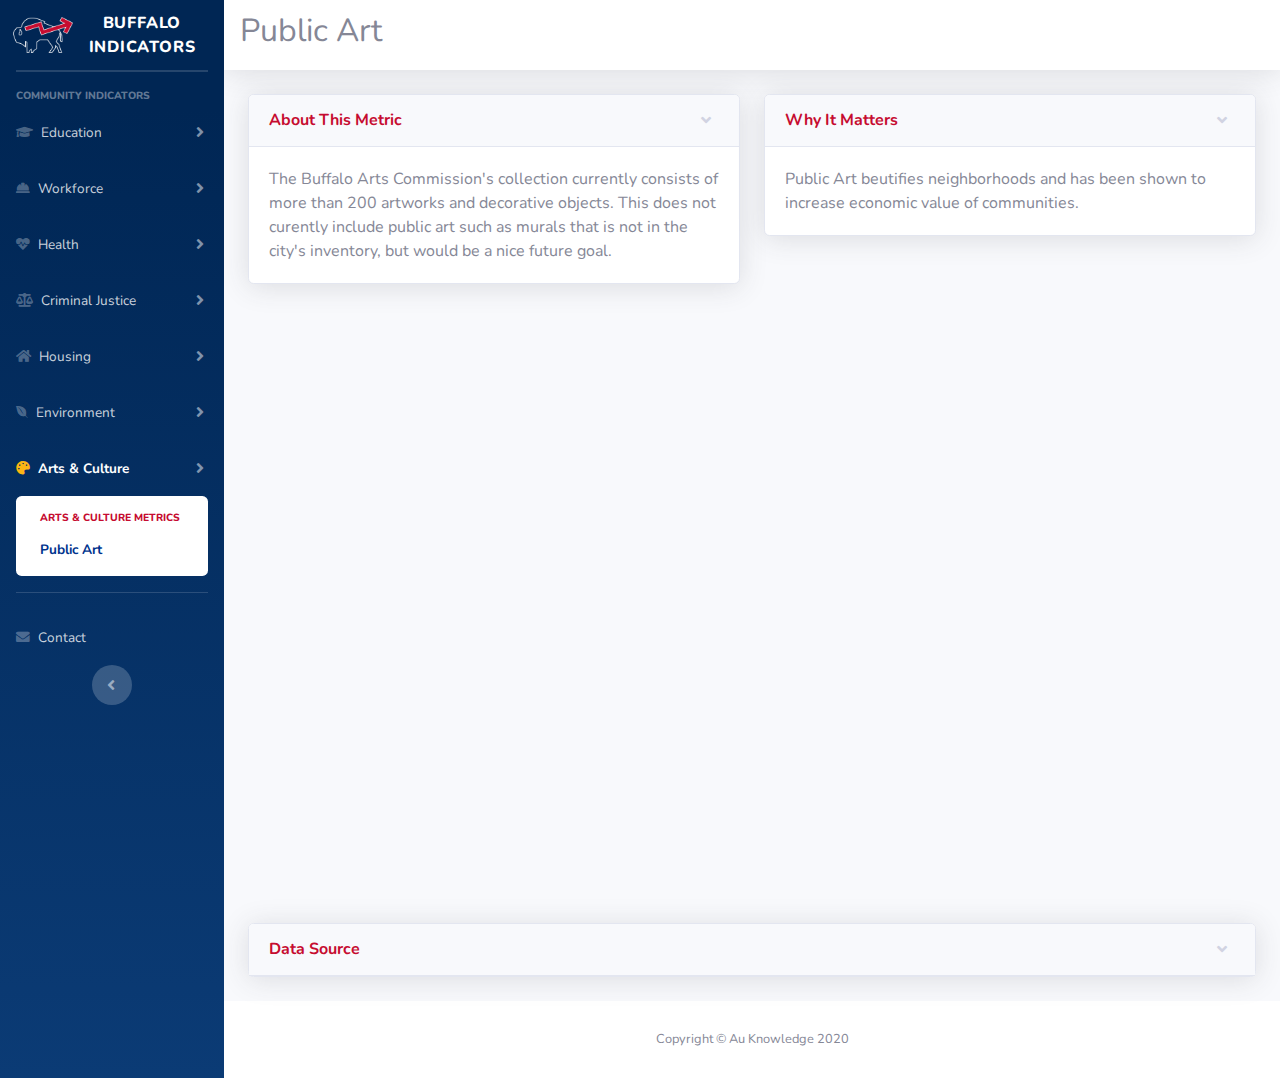
<file: art_public_art.html>
<!DOCTYPE html>
<html lang="en">

<head>

  <meta charset="utf-8">
  <meta http-equiv="X-UA-Compatible" content="IE=edge">
  <meta name="viewport" content="width=device-width, initial-scale=1, shrink-to-fit=no">
  <meta name="description" content="">
  <meta name="author" content="">

  <title>Art & Culture - Public Art</title>
  <link rel="icon" 
      type="image/png" 
      href="img/buffalo-indicators-favicon.png">

  <!-- Custom fonts for this template-->
  <link href="vendor/fontawesome-free/css/all.min.css" rel="stylesheet" type="text/css">
  <link href="https://fonts.googleapis.com/css?family=Nunito:200,200i,300,300i,400,400i,600,600i,700,700i,800,800i,900,900i" rel="stylesheet">

  <!-- Custom styles for this template-->
  <link href="css/sb-admin-2.min.css" rel="stylesheet">

</head>

<body id="page-top">

  <!-- Page Wrapper -->
  <div id="wrapper">

     <!-- Sidebar -->
     <ul class="navbar-nav bg-gradient-primary sidebar sidebar-dark accordion" id="accordionSidebar">

        <!-- Sidebar - Brand -->
        <a class="sidebar-brand d-flex align-items-center justify-content-center" href="index.html">
          <div class="sidebar-brand-icon">
            <!--<i class="fas fa-chart-line"></i>-->
            <img src="img/buffalo-indicators-icon.png" height="36px" width="60px" alt="Buffalo Indicators Icon">
          </div>
          <div class="sidebar-brand-text mx-3">Buffalo Indicators </div>
        </a>
  
        <!-- Divider -->
        <hr class="sidebar-divider my-0">
  
        
        <!-- Divider -->
        <hr class="sidebar-divider">
  
        <!-- Heading -->
        <div class="sidebar-heading">
          Community Indicators
        </div>
  
        <!-- Nav Item - Pages Collapse Menu -->
        <li class="nav-item">
          <a class="nav-link collapsed" href="#" data-toggle="collapse" data-target="#collapseEducation" aria-expanded="true" aria-controls="collapseEducation">
            <i class="fas fa-graduation-cap"></i>
            <span>Education</span>
          </a>
          <div id="collapseEducation" class="collapse" aria-labelledby="headingTwo" data-parent="#accordionSidebar">
            <div class="bg-white py-2 collapse-inner rounded">
              <h6 class="collapse-header">Education Metrics</h6>
              <a class="collapse-item" href="edu_achievement.html">Math & ELA Proficiency</a>
              <a class="collapse-item" href="edu_hs_graduation.html">High School Graduation</a>
            
            </div>
          </div>
        </li>
  
        <!-- Nav Item - Utilities Collapse Menu -->
        <li class="nav-item">
          <a class="nav-link collapsed" href="#" data-toggle="collapse" data-target="#collapseWorkforce" aria-expanded="true" aria-controls="collapseWorkforce">
            <i class="fas fa-hard-hat"></i>
            <span>Workforce</span>
          </a>
          <div id="collapseWorkforce" class="collapse" aria-labelledby="headingUtilities" data-parent="#accordionSidebar">
            <div class="bg-white py-2 collapse-inner rounded">
              <h6 class="collapse-header">Workforce Metrics</h6>
              <a class="collapse-item" href="workforce_demographics.html">Demographics</a>
               </div>
          </div>
        </li>
          <!-- Nav Item - Utilities Collapse Menu -->
          <li class="nav-item">
            <a class="nav-link collapsed" href="#" data-toggle="collapse" data-target="#collapseHealth" aria-expanded="true" aria-controls="collapseHealth">
              <i class="fas fa-heartbeat"></i>
              <span>Health</span>
            </a>
            <div id="collapseHealth" class="collapse" aria-labelledby="headingUtilities" data-parent="#accordionSidebar">
              <div class="bg-white py-2 collapse-inner rounded">
                <h6 class="collapse-header">Health Metrics</h6>
                <a class="collapse-item" href="health_covid19.html">COVID 19</a>
                <a class="collapse-item" href="health_clinical_care.html">Clinical Care</a>
                <a class="collapse-item" href="health_behaviors.html">Health Behaviors</a>
                <a class="collapse-item" href="health_outcomes.html">Health Outcomes</a>
                <a class="collapse-item" href="health_environment.html">Physical Environment</a>
                </div>
            </div>
          </li>
  
            <!-- Nav Item - Utilities Collapse Menu -->
        <li class="nav-item">
          <a class="nav-link collapsed" href="#" data-toggle="collapse" data-target="#collapseEquity" aria-expanded="true" aria-controls="collapseEquity">
            <i class="fas fa-balance-scale"></i>
            <span>Criminal Justice</span>
          </a>
          <div id="collapseEquity" class="collapse" aria-labelledby="headingUtilities" data-parent="#accordionSidebar">
            <div class="bg-white py-2 collapse-inner rounded">
              <h6 class="collapse-header">Criminal Justice Metrics</h6>
              <a class="collapse-item" href="justice_crime.html">Crime Incidents</a>
            </div>
          </div>
        </li>
  
          <!-- Nav Item - Utilities Collapse Menu -->
          <li class="nav-item">
            <a class="nav-link collapsed" href="#" data-toggle="collapse" data-target="#collapseHousing" aria-expanded="true" aria-controls="collapseHousing">
              <i class="fas fa-home"></i>
              <span>Housing</span>
            </a>
            <div id="collapseHousing" class="collapse" aria-labelledby="headingUtilities" data-parent="#accordionSidebar">
              <div class="bg-white py-2 collapse-inner rounded">
                <h6 class="collapse-header">Housing Metrics</h6>
                <a class="collapse-item" href="housing_violations.html">Code Violations</a>
                <a class="collapse-item" href="housing_conditions.html">Conditions</a>
              </div>
            </div>
          </li>
  
            <!-- Nav Item - Utilities Collapse Menu -->
        <li class="nav-item">
          <a class="nav-link collapsed" href="#" data-toggle="collapse" data-target="#collapseEnvironment" aria-expanded="true" aria-controls="collapseEnvironment">
            <i class="fab fa-envira"></i>
            <span>Environment</span>
          </a>
          <div id="collapseEnvironment" class="collapse" aria-labelledby="headingUtilities" data-parent="#accordionSidebar">
            <div class="bg-white py-2 collapse-inner rounded">
              <h6 class="collapse-header">Environment Metrics</h6>
              <a class="collapse-item" href="env_trees.html">Trees</a>
            </div>
          </div>
        </li>
  
          <!-- Nav Item - Utilities Collapse Menu -->
          <li class="nav-item active">
            <a class="nav-link collapsed" href="#" data-toggle="collapse" data-target="#collapseCulture" aria-expanded="true" aria-controls="collapseCulture">
              <i class="fas fa-palette"></i>
              <span>Arts & Culture</span>
            </a>
            <div id="collapseCulture" class="collapse show" aria-labelledby="headingUtilities" data-parent="#accordionSidebar">
              <div class="bg-white py-2 collapse-inner rounded">
                <h6 class="collapse-header">Arts & Culture Metrics</h6>
                <a class="collapse-item active" href="art_public_art.html">Public Art</a>
              </div>
            </div>
          </li>
        <!-- Divider -->
        <hr class="sidebar-divider">
  
       
  
        <!-- Nav Item - Charts -->
        <li class="nav-item">
          <a class="nav-link" href="contact.html">
            <i class="fas fa-envelope"></i>
            <span>Contact</span></a>
        </li>
  
       
  
        <!-- Sidebar Toggler (Sidebar) -->
        <div class="text-center d-none d-md-inline">
          <button class="rounded-circle border-0" id="sidebarToggle"></button>
        </div>
  
      </ul>
      <!-- End of Sidebar -->

    <!-- Content Wrapper -->
    <div id="content-wrapper" class="d-flex flex-column">

      <!-- Main Content -->
      <div id="content">

        <!-- Topbar -->
        <nav class="navbar navbar-expand navbar-light bg-white topbar mb-4 static-top shadow">
          <h2> Public Art</h2>
          

        </nav>

        <!-- Begin Page Content -->
        <div class="container-fluid">
        
          <!-- Page Heading 
          <h1 class="h3 mb-4 text-gray-800">Grades 3-8 Math and ELA Proficiency</h1>-->
          
        
          <div class="row">
            
            <div class="col-lg-6">
        
              <!-- About This Metric -->
              <div class="card shadow mb-4">
                <!-- Card Header - Accordion -->
                <a href="#aboutThisMetric" class="d-block card-header py-3" data-toggle="collapse" role="button"
                  aria-expanded="true" aria-controls="aboutThisMetric">
                  <h6 class="m-0 font-weight-bold text-primary">About This Metric</h6>
                </a>
                <!-- Card Content - Collapse -->
                <div class="collapse show" id="aboutThisMetric">
                  <div class="card-body">
                    The Buffalo Arts Commission's collection currently consists of more than 200 artworks and decorative objects.   This does not curently include public art such as murals that is not in the city's inventory, but would be a nice future goal.
                  </div>
                </div>
              </div> 
             </div>

             <div class="col-lg-6">
             <!-- Why It Matters -->
             <div class="card shadow mb-4">
              <!-- Card Header - Accordion -->
              <a href="#whyItMatters" class="d-block card-header py-3" data-toggle="collapse" role="button"
                aria-expanded="true" aria-controls="whyItMatters">
                <h6 class="m-0 font-weight-bold text-primary">Why It Matters</h6>
              </a>
              <!-- Card Content - Collapse -->
              <div class="collapse show" id="whyItMatters">
                <div class="card-body">
                  Public Art beutifies neighborhoods and has been shown to increase economic value of communities.
                </div>
              </div>
            </div> 
           </div>



          </div>
          
<br>

          <div class="dashboard-container">
            <iframe src="https://app.powerbi.com/view?r=eyJrIjoiZTJjMTQzNmYtYWZiZS00NTMwLTk4NjMtM2QyMTRmNzZmZTA0IiwidCI6IjVhM2MyN2E1LTExYjEtNGI2ZS04MDk1LWI0ZjRhNDViMDljMSIsImMiOjN9" allowFullScreen="true">
            </iframe>
          </div>
          
          <br>
          

            <!-- Collapsable Card Example -->
            <div class="card shadow mb-4">
              <!-- Card Header - Accordion -->
              <a href="#dataSource" class="d-block card-header py-3" data-toggle="collapse" role="button" aria-expanded="true"
                aria-controls="dataSource">
                <h6 class="m-0 font-weight-bold text-primary">Data Source</h6>
              </a>
              <!-- Card Content - Collapse -->
              <div class="collapse" id="dataSource">
                <div class="card-body">
                  Data for this metric was downloaded from the City of Buffalo Open Data Portal Public Art Inventory dataset.  The data can be found <a href="https://data.buffalony.gov/Government/City-of-Buffalo-Public-Art-Inventory/6xz2-syui" target="blank">here</a>.
                </div>
              </div>
            </div>
        
          </div>
        <!-- /.container-fluid -->

      </div>
      <!-- End of Main Content -->

      <!-- Footer -->
      <footer class="sticky-footer bg-white">
        <div class="container my-auto">
          <div class="copyright text-center my-auto">
            <span>Copyright &copy; Au Knowledge 2020</span>
          </div>
        </div>
      </footer>
      <!-- End of Footer -->

    </div>
    <!-- End of Content Wrapper -->

  </div>
  <!-- End of Page Wrapper -->

  <!-- Scroll to Top Button-->
  <a class="scroll-to-top rounded" href="#page-top">
    <i class="fas fa-angle-up"></i>
  </a>

  <!-- Logout Modal-->
  <div class="modal fade" id="logoutModal" tabindex="-1" role="dialog" aria-labelledby="exampleModalLabel" aria-hidden="true">
    <div class="modal-dialog" role="document">
      <div class="modal-content">
        <div class="modal-header">
          <h5 class="modal-title" id="exampleModalLabel">Ready to Leave?</h5>
          <button class="close" type="button" data-dismiss="modal" aria-label="Close">
            <span aria-hidden="true">×</span>
          </button>
        </div>
        <div class="modal-body">Select "Logout" below if you are ready to end your current session.</div>
        <div class="modal-footer">
          <button class="btn btn-secondary" type="button" data-dismiss="modal">Cancel</button>
          <a class="btn btn-primary" href="login.html">Logout</a>
        </div>
      </div>
    </div>
  </div>

  <!-- Bootstrap core JavaScript-->
  <script src="vendor/jquery/jquery.min.js"></script>
  <script src="vendor/bootstrap/js/bootstrap.bundle.min.js"></script>

  <!-- Core plugin JavaScript-->
  <script src="vendor/jquery-easing/jquery.easing.min.js"></script>

  <!-- Custom scripts for all pages-->
  <script src="js/sb-admin-2.min.js"></script>

</body>

</html
</file>
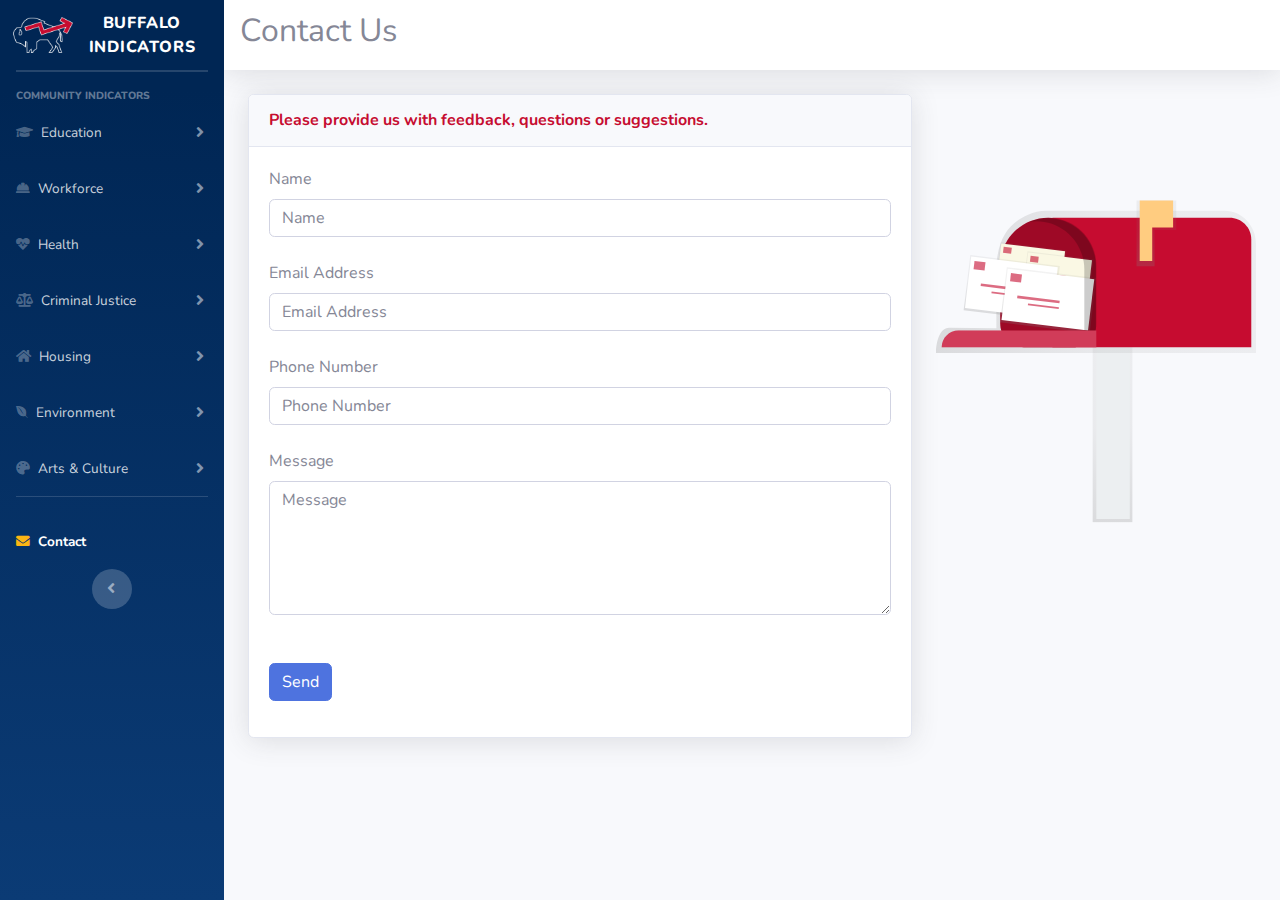
<file: contact.html>
<!DOCTYPE html>
<html lang="en">

<head>

  <meta charset="utf-8">
  <meta http-equiv="X-UA-Compatible" content="IE=edge">
  <meta name="viewport" content="width=device-width, initial-scale=1, shrink-to-fit=no">
  <meta name="description" content="">
  <meta name="author" content="">

  <title>Buffalo Indicators</title>

  <!-- Custom fonts for this template-->
  <link href="vendor/fontawesome-free/css/all.min.css" rel="stylesheet" type="text/css">
  <link href="https://fonts.googleapis.com/css?family=Nunito:200,200i,300,300i,400,400i,600,600i,700,700i,800,800i,900,900i" rel="stylesheet">

  <!-- Custom styles for this template-->
  <link href="css/sb-admin-2.min.css" rel="stylesheet">

</head>

<body id="page-top">

  <!-- Page Wrapper -->
  <div id="wrapper">

    <!-- Sidebar -->
    <ul class="navbar-nav bg-gradient-primary sidebar sidebar-dark accordion" id="accordionSidebar">

      <!-- Sidebar - Brand -->
      <a class="sidebar-brand d-flex align-items-center justify-content-center" href="index.html">
        <div class="sidebar-brand-icon">
          <!--<i class="fas fa-chart-line"></i>-->
          <img src="img/buffalo-indicators-icon.png" height="36px" width="60px" alt="Buffalo Indicators Icon">
        </div>
        <div class="sidebar-brand-text mx-3">Buffalo Indicators </div>
      </a>

      <!-- Divider -->
      <hr class="sidebar-divider my-0">

      
      <!-- Divider -->
      <hr class="sidebar-divider">

      <!-- Heading -->
      <div class="sidebar-heading">
        Community Indicators
      </div>

      <!-- Nav Item - Pages Collapse Menu -->
      <li class="nav-item">
        <a class="nav-link collapsed" href="#" data-toggle="collapse" data-target="#collapseEducation" aria-expanded="true" aria-controls="collapseEducation">
          <i class="fas fa-graduation-cap"></i>
          <span>Education</span>
        </a>
        <div id="collapseEducation" class="collapse" aria-labelledby="headingTwo" data-parent="#accordionSidebar">
          <div class="bg-white py-2 collapse-inner rounded">
            <h6 class="collapse-header">Education Metrics</h6>
            <a class="collapse-item" href="edu_achievement.html">Math & ELA Proficiency</a>
            <a class="collapse-item" href="edu_hs_graduation.html">High School Graduation</a>
          
          </div>
        </div>
      </li>

      <!-- Nav Item - Utilities Collapse Menu -->
      <li class="nav-item">
        <a class="nav-link collapsed" href="#" data-toggle="collapse" data-target="#collapseWorkforce" aria-expanded="true" aria-controls="collapseWorkforce">
          <i class="fas fa-hard-hat"></i>
          <span>Workforce</span>
        </a>
        <div id="collapseWorkforce" class="collapse" aria-labelledby="headingUtilities" data-parent="#accordionSidebar">
          <div class="bg-white py-2 collapse-inner rounded">
            <h6 class="collapse-header">Workforce Metrics</h6>
            <a class="collapse-item" href="workforce_demographics.html">Demographics</a>
             </div>
        </div>
      </li>
        <!-- Nav Item - Utilities Collapse Menu -->
        <li class="nav-item">
          <a class="nav-link collapsed" href="#" data-toggle="collapse" data-target="#collapseHealth" aria-expanded="true" aria-controls="collapseHealth">
            <i class="fas fa-heartbeat"></i>
            <span>Health</span>
          </a>
          <div id="collapseHealth" class="collapse" aria-labelledby="headingUtilities" data-parent="#accordionSidebar">
            <div class="bg-white py-2 collapse-inner rounded">
              <h6 class="collapse-header">Health Metrics</h6>
              <a class="collapse-item" href="health_covid19.html">COVID 19</a>
              <a class="collapse-item" href="health_clinical_care.html">Clinical Care</a>
              <a class="collapse-item" href="health_behaviors.html">Health Behaviors</a>
              <a class="collapse-item" href="health_outcomes.html">Health Outcomes</a>
              <a class="collapse-item" href="health_environment.html">Physical Environment</a>
              </div>
          </div>
        </li>

          <!-- Nav Item - Utilities Collapse Menu -->
      <li class="nav-item">
        <a class="nav-link collapsed" href="#" data-toggle="collapse" data-target="#collapseEquity" aria-expanded="true" aria-controls="collapseEquity">
          <i class="fas fa-balance-scale"></i>
          <span>Criminal Justice</span>
        </a>
        <div id="collapseEquity" class="collapse" aria-labelledby="headingUtilities" data-parent="#accordionSidebar">
          <div class="bg-white py-2 collapse-inner rounded">
            <h6 class="collapse-header">Criminal Justice Metrics</h6>
            <a class="collapse-item" href="justice_crime.html">Crime Incidents</a>
          </div>
        </div>
      </li>

        <!-- Nav Item - Utilities Collapse Menu -->
        <li class="nav-item">
          <a class="nav-link collapsed" href="#" data-toggle="collapse" data-target="#collapseHousing" aria-expanded="true" aria-controls="collapseHousing">
            <i class="fas fa-home"></i>
            <span>Housing</span>
          </a>
          <div id="collapseHousing" class="collapse" aria-labelledby="headingUtilities" data-parent="#accordionSidebar">
            <div class="bg-white py-2 collapse-inner rounded">
              <h6 class="collapse-header">Housing Metrics</h6>
              <a class="collapse-item" href="housing_violations.html">Code Violations</a>
              <a class="collapse-item" href="housing_conditions.html">Conditions</a>
            </div>
          </div>
        </li>

          <!-- Nav Item - Utilities Collapse Menu -->
      <li class="nav-item">
        <a class="nav-link collapsed" href="#" data-toggle="collapse" data-target="#collapseEnvironment" aria-expanded="true" aria-controls="collapseEnvironment">
          <i class="fab fa-envira"></i>
          <span>Environment</span>
        </a>
        <div id="collapseEnvironment" class="collapse" aria-labelledby="headingUtilities" data-parent="#accordionSidebar">
          <div class="bg-white py-2 collapse-inner rounded">
            <h6 class="collapse-header">Environment Metrics</h6>
            <a class="collapse-item" href="env_trees.html">Trees</a>
          </div>
        </div>
      </li>

        <!-- Nav Item - Utilities Collapse Menu -->
        <li class="nav-item">
          <a class="nav-link collapsed" href="#" data-toggle="collapse" data-target="#collapseCulture" aria-expanded="true" aria-controls="collapseCulture">
            <i class="fas fa-palette"></i>
            <span>Arts & Culture</span>
          </a>
          <div id="collapseCulture" class="collapse" aria-labelledby="headingUtilities" data-parent="#accordionSidebar">
            <div class="bg-white py-2 collapse-inner rounded">
              <h6 class="collapse-header">Arts & Culture Metrics</h6>
              <a class="collapse-item" href="art_public_art.html">Public Art</a>
            </div>
          </div>
        </li>
      <!-- Divider -->
      <hr class="sidebar-divider">

     

      <!-- Nav Item - Charts -->
      <li class="nav-item active">
        <a class="nav-link" href="contact.html">
          <i class="fas fa-envelope"></i>
          <span>Contact</span></a>
      </li>

     

      <!-- Sidebar Toggler (Sidebar) -->
      <div class="text-center d-none d-md-inline">
        <button class="rounded-circle border-0" id="sidebarToggle"></button>
      </div>

    </ul>
    <!-- End of Sidebar -->


    <!-- Content Wrapper -->
    <div id="content-wrapper" class="d-flex flex-column">

      <!-- Main Content -->
      <div id="content">

        <!-- Topbar -->
        <nav class="navbar navbar-expand navbar-light bg-white topbar mb-4 static-top shadow">
            <h2> Contact Us</h2>
          <!-- Sidebar Toggle (Topbar) -->
          <button id="sidebarToggleTop" class="btn btn-link d-md-none rounded-circle mr-3">
            <i class="fa fa-bars"></i>
          </button>

          

        </nav>
        <!-- End of Topbar -->

        <!-- Begin Page Content -->
        <div class="container-fluid">

          <!-- Page Heading 
          <div class="d-sm-flex align-items-center justify-content-between mb-4">-->
            <div class="row">
          <!--</div>-->
          <div class="col-lg-8 mx-auto">
            <div class="card shadow mb-4">
              <div class="card-header py-3">
                <h6 class="m-0 font-weight-bold text-primary">Please provide us with feedback, questions or suggestions.</h6>
              </div>
              <div class="card-body">
          
                <form id="contactForm" name="sentMessage" novalidate="novalidate">
                  <div class="control-group">
                    <div class="form-group floating-label-form-group controls mb-0 pb-2">
                      <label>Name</label><input class="form-control" id="name" type="text" placeholder="Name" required="required"
                        data-validation-required-message="Please enter your name." />
                      <p class="help-block text-danger"></p>
                    </div>
                  </div>
                  <div class="control-group">
                    <div class="form-group floating-label-form-group controls mb-0 pb-2">
                      <label>Email Address</label><input class="form-control" id="email" type="email" placeholder="Email Address"
                        required="required" data-validation-required-message="Please enter your email address." />
                      <p class="help-block text-danger"></p>
                    </div>
                  </div>
                  <div class="control-group">
                    <div class="form-group floating-label-form-group controls mb-0 pb-2">
                      <label>Phone Number</label><input class="form-control" id="phone" type="tel" placeholder="Phone Number"
                        required="required" data-validation-required-message="Please enter your phone number." />
                      <p class="help-block text-danger"></p>
                    </div>
                  </div>
                  <div class="control-group">
                    <div class="form-group floating-label-form-group controls mb-0 pb-2">
                      <label>Message</label><textarea class="form-control" id="message" rows="5" placeholder="Message"
                        required="required" data-validation-required-message="Please enter a message."></textarea>
                      <p class="help-block text-danger"></p>
                    </div>
                  </div>
                  <br />
                  <div id="success"></div>
                  <div class="form-group"><button class="btn btn-primary btn-xl" id="sendMessageButton"
                      type="submit">Send</button></div>
                </form>
          
              </div>
            </div>
          </div>

          <div class="col-lg-4 mx-auto">
            <!--<div class="card shadow mb-4">
              <div class="card-header py-3">
                <h6 class="m-0 font-weight-bold text-primary"></h6>
              </div>
              <div class="card-body">-->
          
                <svg version="1.1" id="b9950e65-c983-427f-969f-411e60d4718f"
	 xmlns="http://www.w3.org/2000/svg" xmlns:xlink="http://www.w3.org/1999/xlink" x="0px" y="0px" width="100%"
	 height="80%" viewBox="52.52 125.75 599.91 603.219" enable-background="new 52.52 125.75 599.91 603.219"
	 xml:space="preserve">
<title>mail box</title>
<linearGradient id="SVGID_1_" gradientUnits="userSpaceOnUse" x1="671.4697" y1="-376.999" x2="671.4697" y2="-48.9502" gradientTransform="matrix(1 0 0 -1 -288 351.9697)">
	<stop  offset="0" style="stop-color:#808080;stop-opacity:0.25"/>
	<stop  offset="0.54" style="stop-color:#808080;stop-opacity:0.12"/>
	<stop  offset="1" style="stop-color:#808080;stop-opacity:0.1"/>
</linearGradient>
<rect x="346.26" y="400.92" fill="url(#SVGID_1_)" width="74.42" height="328.049"/>
<rect x="353.11" y="400.92" fill="#ECEFF1" width="62.67" height="322.18"/>
<linearGradient id="SVGID_2_" gradientUnits="userSpaceOnUse" x1="526.2998" y1="-9.8511" x2="1126.21" y2="-9.8511" gradientTransform="matrix(1 0 0 -1 -473.7793 268.6592)">
	<stop  offset="0" style="stop-color:#808080;stop-opacity:0.25"/>
	<stop  offset="0.54" style="stop-color:#808080;stop-opacity:0.12"/>
	<stop  offset="1" style="stop-color:#808080;stop-opacity:0.1"/>
</linearGradient>
<path fill="url(#SVGID_2_)" d="M593.81,145.33H258.65c-11.521,0.294-22.875,2.824-33.43,7.45c-34.07,15.1-53.9,38.8-59.5,91.36
	v121.43l-88.81-0.94c-17.86,0-24.39,28.08-24.39,47.06h599.91V207.62C652.43,173.22,626.22,145.33,593.81,145.33z"/>
<path fill="#C60C30" d="M270.85,158.06h332.08c22.467,0,40.681,18.213,40.681,40.68v202.18l0,0H270.85l0,0V158.06L270.85,158.06z"/>
<path fill="#C60C30" d="M263,158.06L263,158.06c49.755,0,90.09,40.334,90.09,90.09v108.68c0,24.35-19.739,44.09-44.09,44.09l0,0h-92
	c-24.35,0-44.09-19.74-44.09-44.09V248.15C172.91,198.395,213.245,158.06,263,158.06z"/>
<path opacity="0.2" enable-background="new    " d="M263,158.06L263,158.06c49.755,0,90.09,40.334,90.09,90.09v108.68
	c0,24.35-19.739,44.09-44.09,44.09l0,0h-92c-24.35,0-44.09-19.74-44.09-44.09V248.15C172.91,198.395,213.245,158.06,263,158.06z"/>
<linearGradient id="SVGID_3_" gradientUnits="userSpaceOnUse" x1="753.7314" y1="102.8398" x2="753.7314" y2="226.2197" gradientTransform="matrix(1 0 0 -1 -288 351.9697)">
	<stop  offset="0" style="stop-color:#808080;stop-opacity:0.25"/>
	<stop  offset="0.54" style="stop-color:#808080;stop-opacity:0.12"/>
	<stop  offset="1" style="stop-color:#808080;stop-opacity:0.1"/>
</linearGradient>
<polygon fill="url(#SVGID_3_)" points="502.94,125.75 456.43,125.75 428.52,125.75 428.52,181.06 428.52,249.13 462.3,249.13 
	462.3,181.06 502.94,181.06 "/>
<polygon fill="#FFCC80" points="497.06,125.75 457.89,125.75 434.39,125.75 434.39,176.67 434.39,239.34 457.89,239.34 
	457.89,176.67 497.06,176.67 "/>
<linearGradient id="SVGID_4_" gradientUnits="userSpaceOnUse" x1="670.6377" y1="-37.6338" x2="670.6377" y2="39.0469" gradientTransform="matrix(-0.9927 -0.1208 0.1208 -0.9927 896.5737 331.7538)">
	<stop  offset="0" style="stop-color:#808080;stop-opacity:0.25"/>
	<stop  offset="0.54" style="stop-color:#808080;stop-opacity:0.12"/>
	<stop  offset="1" style="stop-color:#808080;stop-opacity:0.1"/>
</linearGradient>
<polygon fill="url(#SVGID_4_)" points="164.375,280.541 173.64,204.423 297.496,219.499 288.23,295.617 "/>
<rect x="194.655" y="189.03" transform="matrix(-0.1208 0.9927 -0.9927 -0.1208 505.7515 50.6761)" fill="#FAF8E4" width="71.56" height="120.54"/>
<g opacity="0.6">
	
		<rect x="178.697" y="213.446" transform="matrix(0.9927 0.1208 -0.1208 0.9927 27.8409 -20.9127)" fill="#C60C30" width="15.34" height="11.35"/>
	
		<rect x="187.895" y="247.154" transform="matrix(0.9927 0.1208 -0.1208 0.9927 31.6786 -24.437)" fill="#C60C30" width="58.89" height="3.68"/>
	
		<rect x="202.752" y="257.263" transform="matrix(0.9927 0.1208 -0.1208 0.9927 32.876 -25.199)" fill="#C60C30" width="42.94" height="2.45"/>
</g>
<linearGradient id="SVGID_5_" gradientUnits="userSpaceOnUse" x1="618.5186" y1="-48.1631" x2="618.5186" y2="28.5176" gradientTransform="matrix(-0.9927 -0.1208 0.1208 -0.9927 896.5737 331.7479)">
	<stop  offset="0" style="stop-color:#808080;stop-opacity:0.25"/>
	<stop  offset="0.54" style="stop-color:#808080;stop-opacity:0.12"/>
	<stop  offset="1" style="stop-color:#808080;stop-opacity:0.1"/>
</linearGradient>
<polygon fill="url(#SVGID_5_)" points="214.84,297.285 224.105,221.167 347.961,236.243 338.696,312.361 "/>
<rect x="245.12" y="205.784" transform="matrix(-0.1208 0.9927 -0.9927 -0.1208 578.947 19.3605)" fill="#FAF8E4" width="71.56" height="120.539"/>
<g opacity="0.6">
	
		<rect x="229.171" y="230.202" transform="matrix(0.9927 0.1208 -0.1208 0.9927 30.2352 -26.8884)" fill="#C60C30" width="15.34" height="11.35"/>
	
		<rect x="238.369" y="263.91" transform="matrix(0.9927 0.1208 -0.1208 0.9927 34.073 -30.4131)" fill="#C60C30" width="58.89" height="3.68"/>
	
		<rect x="253.205" y="274.017" transform="matrix(0.9927 0.1208 -0.1208 0.9927 35.2701 -31.1725)" fill="#C60C30" width="42.94" height="2.45"/>
</g>
<linearGradient id="SVGID_6_" gradientUnits="userSpaceOnUse" x1="701.915" y1="-95.4741" x2="701.915" y2="8.4663" gradientTransform="matrix(-0.9927 -0.1208 0.1208 -0.9927 896.5659 331.7557)">
	<stop  offset="0" style="stop-color:#808080;stop-opacity:0.25"/>
	<stop  offset="0.54" style="stop-color:#808080;stop-opacity:0.12"/>
	<stop  offset="1" style="stop-color:#808080;stop-opacity:0.1"/>
</linearGradient>
<polygon fill="url(#SVGID_6_)" points="104.319,331.501 116.878,228.323 284.759,248.757 272.2,351.936 "/>
<rect x="145.366" y="207.448" transform="matrix(-0.1208 0.9927 -0.9927 -0.1208 504.3205 131.6294)" fill="#FFFFFF" width="97.01" height="163.39"/>
<g opacity="0.6">
	
		<rect x="123.743" y="240.551" transform="matrix(0.9927 0.1208 -0.1208 0.9927 30.9735 -14.3874)" fill="#C60C30" width="20.79" height="15.38"/>
	
		<rect x="136.195" y="286.246" transform="matrix(0.9927 0.1208 -0.1208 0.9927 36.1794 -19.164)" fill="#C60C30" width="79.83" height="4.99"/>
	
		<rect x="156.338" y="299.934" transform="matrix(0.9927 0.1208 -0.1208 0.9927 37.8017 -20.1978)" fill="#C60C30" width="58.21" height="3.33"/>
</g>
<linearGradient id="SVGID_7_" gradientUnits="userSpaceOnUse" x1="631.2646" y1="-109.7446" x2="631.2646" y2="-5.8042" gradientTransform="matrix(-0.9927 -0.1208 0.1208 -0.9927 896.5679 331.7479)">
	<stop  offset="0" style="stop-color:#808080;stop-opacity:0.25"/>
	<stop  offset="0.54" style="stop-color:#808080;stop-opacity:0.12"/>
	<stop  offset="1" style="stop-color:#808080;stop-opacity:0.1"/>
</linearGradient>
<polygon fill="url(#SVGID_7_)" points="172.729,354.196 185.288,251.018 353.169,271.453 340.609,374.631 "/>
<rect x="213.764" y="230.162" transform="matrix(-0.1208 0.9927 -0.9927 -0.1208 603.5313 89.1908)" fill="#FFFFFF" width="97.01" height="163.39"/>
<g opacity="0.6">
	
		<rect x="192.148" y="263.262" transform="matrix(0.9927 0.1208 -0.1208 0.9927 34.2183 -22.4853)" fill="#C60C30" width="20.79" height="15.38"/>
	
		<rect x="204.6" y="308.956" transform="matrix(0.9927 0.1208 -0.1208 0.9927 39.4226 -27.2619)" fill="#C60C30" width="79.83" height="4.99"/>
	
		<rect x="224.742" y="322.644" transform="matrix(0.9927 0.1208 -0.1208 0.9927 41.0441 -28.295)" fill="#C60C30" width="58.21" height="3.33"/>
</g>
<path opacity="0.2" enable-background="new    " d="M262.04,159.04L262.04,159.04c-11.785-0.009-23.457,2.301-34.35,6.8
	c4.243-0.608,8.524-0.916,12.81-0.92l0,0c49.755,0,90.09,40.335,90.09,90.09v143h21.54V249.13
	C352.13,199.375,311.795,159.04,262.04,159.04z"/>
<path fill="#C60C30" d="M94.59,369.581H353.11l0,0v31.34l0,0H63.25l0,0l0,0C63.25,383.612,77.281,369.581,94.59,369.581z"/>
<path opacity="0.2" fill="#FFFFFF" enable-background="new    " d="M94.59,369.581H353.11l0,0v31.34l0,0H63.25l0,0l0,0
	C63.25,383.612,77.281,369.581,94.59,369.581z"/>
</svg>
          
              </div>
            </div>
          </div>
              




          <!-- Content Row 
          <div class="row">-->

            <!-- Earnings (Monthly) Card Example 
            <div class="col-xl-3 col-md-6 mb-4">
              <div class="card border-left-primary shadow h-100 py-2">
                <div class="card-body">
                  <div class="row no-gutters align-items-center">
                    <div class="col mr-2">
                      <div class="text-xs font-weight-bold text-primary text-uppercase mb-1">Earnings (Monthly)</div>
                      <div class="h5 mb-0 font-weight-bold text-gray-800">$40,000</div>
                    </div>
                    <div class="col-auto">
                      <i class="fas fa-calendar fa-2x text-gray-300"></i>
                    </div>
                  </div>
                </div>
              </div>
            </div>-->

            <!-- Earnings (Monthly) Card Example 
            <div class="col-xl-3 col-md-6 mb-4">
              <div class="card border-left-success shadow h-100 py-2">
                <div class="card-body">
                  <div class="row no-gutters align-items-center">
                    <div class="col mr-2">
                      <div class="text-xs font-weight-bold text-success text-uppercase mb-1">Earnings (Annual)</div>
                      <div class="h5 mb-0 font-weight-bold text-gray-800">$215,000</div>
                    </div>
                    <div class="col-auto">
                      <i class="fas fa-dollar-sign fa-2x text-gray-300"></i>
                    </div>
                  </div>
                </div>
              </div>
            </div>-->

            <!-- Earnings (Monthly) Card Example 
            <div class="col-xl-3 col-md-6 mb-4">
              <div class="card border-left-info shadow h-100 py-2">
                <div class="card-body">
                  <div class="row no-gutters align-items-center">
                    <div class="col mr-2">
                      <div class="text-xs font-weight-bold text-info text-uppercase mb-1">Tasks</div>
                      <div class="row no-gutters align-items-center">
                        <div class="col-auto">
                          <div class="h5 mb-0 mr-3 font-weight-bold text-gray-800">60%</div>
                        </div>
                        <div class="col">
                          <div class="progress progress-sm mr-2">
                            <div class="progress-bar bg-info" role="progressbar" style="width: 60%" aria-valuenow="50" aria-valuemin="0" aria-valuemax="100"></div>
                          </div>
                        </div>
                      </div>
                    </div>
                    <div class="col-auto">
                      <i class="fas fa-clipboard-list fa-2x text-gray-300"></i>
                    </div>
                  </div>
                </div>
              </div>
            </div>-->

            <!-- Pending Requests Card Example 
            <div class="col-xl-3 col-md-6 mb-4">
              <div class="card border-left-warning shadow h-100 py-2">
                <div class="card-body">
                  <div class="row no-gutters align-items-center">
                    <div class="col mr-2">
                      <div class="text-xs font-weight-bold text-warning text-uppercase mb-1">Pending Requests</div>
                      <div class="h5 mb-0 font-weight-bold text-gray-800">18</div>
                    </div>
                    <div class="col-auto">
                      <i class="fas fa-comments fa-2x text-gray-300"></i>
                    </div>
                  </div>
                </div>
              </div>
            </div>
          </div>-->

          <!-- Content Row -->

          <div class="row">

            <!-- Area Chart 
            <div class="col-xl-8 col-lg-7">
              <div class="card shadow mb-4">-->
                <!-- Card Header - Dropdown
                <div class="card-header py-3 d-flex flex-row align-items-center justify-content-between">
                  <h6 class="m-0 font-weight-bold text-primary">Earnings Overview</h6>
                  <div class="dropdown no-arrow">
                    <a class="dropdown-toggle" href="#" role="button" id="dropdownMenuLink" data-toggle="dropdown" aria-haspopup="true" aria-expanded="false">
                      <i class="fas fa-ellipsis-v fa-sm fa-fw text-gray-400"></i>
                    </a>
                    <div class="dropdown-menu dropdown-menu-right shadow animated--fade-in" aria-labelledby="dropdownMenuLink">
                      <div class="dropdown-header">Dropdown Header:</div>
                      <a class="dropdown-item" href="#">Action</a>
                      <a class="dropdown-item" href="#">Another action</a>
                      <div class="dropdown-divider"></div>
                      <a class="dropdown-item" href="#">Something else here</a>
                    </div>
                  </div>
                </div> -->
                <!-- Card Body 
                <div class="card-body">
                  <div class="chart-area">
                    <canvas id="myAreaChart"></canvas>
                  </div>
                </div>
              </div>
            </div>-->

            <!-- Pie Chart 
            <div class="col-xl-4 col-lg-5">
              <div class="card shadow mb-4">-->
                <!-- Card Header - Dropdown 
                <div class="card-header py-3 d-flex flex-row align-items-center justify-content-between">
                  <h6 class="m-0 font-weight-bold text-primary">Revenue Sources</h6>
                  <div class="dropdown no-arrow">
                    <a class="dropdown-toggle" href="#" role="button" id="dropdownMenuLink" data-toggle="dropdown" aria-haspopup="true" aria-expanded="false">
                      <i class="fas fa-ellipsis-v fa-sm fa-fw text-gray-400"></i>
                    </a>
                    <div class="dropdown-menu dropdown-menu-right shadow animated--fade-in" aria-labelledby="dropdownMenuLink">
                      <div class="dropdown-header">Dropdown Header:</div>
                      <a class="dropdown-item" href="#">Action</a>
                      <a class="dropdown-item" href="#">Another action</a>
                      <div class="dropdown-divider"></div>
                      <a class="dropdown-item" href="#">Something else here</a>
                    </div>
                  </div>
                </div>-->
                <!-- Card Body 
                <div class="card-body">
                  <div class="chart-pie pt-4 pb-2">
                    <canvas id="myPieChart"></canvas>
                  </div>
                  <div class="mt-4 text-center small">
                    <span class="mr-2">
                      <i class="fas fa-circle text-primary"></i> Direct
                    </span>
                    <span class="mr-2">
                      <i class="fas fa-circle text-success"></i> Social
                    </span>
                    <span class="mr-2">
                      <i class="fas fa-circle text-info"></i> Referral
                    </span>
                  </div>
                </div>
              </div>
            </div>
          </div>-->

          <!-- Content Row -->
          <div class="row">

            <!-- Content Column 
            <div class="col-lg-6 mb-4">-->

              <!-- Project Card Example 
              <div class="card shadow mb-4">
                <div class="card-header py-3">
                  <h6 class="m-0 font-weight-bold text-primary">Projects</h6>
                </div>
                <div class="card-body">
                  <h4 class="small font-weight-bold">Server Migration <span class="float-right">20%</span></h4>
                  <div class="progress mb-4">
                    <div class="progress-bar bg-danger" role="progressbar" style="width: 20%" aria-valuenow="20" aria-valuemin="0" aria-valuemax="100"></div>
                  </div>
                  <h4 class="small font-weight-bold">Sales Tracking <span class="float-right">40%</span></h4>
                  <div class="progress mb-4">
                    <div class="progress-bar bg-warning" role="progressbar" style="width: 40%" aria-valuenow="40" aria-valuemin="0" aria-valuemax="100"></div>
                  </div>
                  <h4 class="small font-weight-bold">Customer Database <span class="float-right">60%</span></h4>
                  <div class="progress mb-4">
                    <div class="progress-bar" role="progressbar" style="width: 60%" aria-valuenow="60" aria-valuemin="0" aria-valuemax="100"></div>
                  </div>
                  <h4 class="small font-weight-bold">Payout Details <span class="float-right">80%</span></h4>
                  <div class="progress mb-4">
                    <div class="progress-bar bg-info" role="progressbar" style="width: 80%" aria-valuenow="80" aria-valuemin="0" aria-valuemax="100"></div>
                  </div>
                  <h4 class="small font-weight-bold">Account Setup <span class="float-right">Complete!</span></h4>
                  <div class="progress">
                    <div class="progress-bar bg-success" role="progressbar" style="width: 100%" aria-valuenow="100" aria-valuemin="0" aria-valuemax="100"></div>
                  </div>
                </div>
              </div>-->

              <!-- Color System 
              <div class="row">
                <div class="col-lg-6 mb-4">
                  <div class="card bg-primary text-white shadow">
                    <div class="card-body">
                      Primary
                      <div class="text-white-50 small">#4e73df</div>
                    </div>
                  </div>
                </div>
                <div class="col-lg-6 mb-4">
                  <div class="card bg-success text-white shadow">
                    <div class="card-body">
                      Success
                      <div class="text-white-50 small">#1cc88a</div>
                    </div>
                  </div>
                </div>
                <div class="col-lg-6 mb-4">
                  <div class="card bg-info text-white shadow">
                    <div class="card-body">
                      Info
                      <div class="text-white-50 small">#36b9cc</div>
                    </div>
                  </div>
                </div>
                <div class="col-lg-6 mb-4">
                  <div class="card bg-warning text-white shadow">
                    <div class="card-body">
                      Warning
                      <div class="text-white-50 small">#f6c23e</div>
                    </div>
                  </div>
                </div>
                <div class="col-lg-6 mb-4">
                  <div class="card bg-danger text-white shadow">
                    <div class="card-body">
                      Danger
                      <div class="text-white-50 small">#e74a3b</div>
                    </div>
                  </div>
                </div>
                <div class="col-lg-6 mb-4">
                  <div class="card bg-secondary text-white shadow">
                    <div class="card-body">
                      Secondary
                      <div class="text-white-50 small">#858796</div>
                    </div>
                  </div>
                </div>
              </div>

            </div>-->

            <div class="col-lg-6 mb-4">

              <!-- Illustrations 
              <div class="card shadow mb-4">
                <div class="card-header py-3">
                  <h6 class="m-0 font-weight-bold text-primary">Illustrations</h6>
                </div>
                <div class="card-body">
                  <div class="text-center">
                    <img class="img-fluid px-3 px-sm-4 mt-3 mb-4" style="width: 25rem;" src="img/undraw_posting_photo.svg" alt="">
                  </div>
                  <p>Add some quality, svg illustrations to your project courtesy of <a target="_blank" rel="nofollow" href="https://undraw.co/">unDraw</a>, a constantly updated collection of beautiful svg images that you can use completely free and without attribution!</p>
                  <a target="_blank" rel="nofollow" href="https://undraw.co/">Browse Illustrations on unDraw &rarr;</a>
                </div>
              </div>-->

              <!-- Approach 
              <div class="card shadow mb-4">
                <div class="card-header py-3">
                  <h6 class="m-0 font-weight-bold text-primary">Development Approach</h6>
                </div>
                <div class="card-body">
                  <p>SB Admin 2 makes extensive use of Bootstrap 4 utility classes in order to reduce CSS bloat and poor page performance. Custom CSS classes are used to create custom components and custom utility classes.</p>
                  <p class="mb-0">Before working with this theme, you should become familiar with the Bootstrap framework, especially the utility classes.</p>
                </div>
              </div>

            </div>
          </div>

        </div>-->
        <!-- /.container-fluid -->

      </div>
      <!-- End of Main Content -->

      <!-- Footer 
      <footer class="sticky-footer bg-white">
        <div class="container my-auto">
          <div class="copyright text-center my-auto">
            <span>Created by <a href="http://www.auknowledge.com"></a>Au Knowledge</span>
          </div>
        </div>
      </footer>-->
      <!-- End of Footer -->

    </div>
    <!-- End of Content Wrapper -->

  </div>
  <!-- End of Page Wrapper -->

  <!-- Scroll to Top Button-->
  <a class="scroll-to-top rounded" href="#page-top">
    <i class="fas fa-angle-up"></i>
  </a>

  <!-- Logout Modal-->
  <div class="modal fade" id="logoutModal" tabindex="-1" role="dialog" aria-labelledby="exampleModalLabel" aria-hidden="true">
    <div class="modal-dialog" role="document">
      <div class="modal-content">
        <div class="modal-header">
          <h5 class="modal-title" id="exampleModalLabel">Ready to Leave?</h5>
          <button class="close" type="button" data-dismiss="modal" aria-label="Close">
            <span aria-hidden="true">×</span>
          </button>
        </div>
        <div class="modal-body">Select "Logout" below if you are ready to end your current session.</div>
        <div class="modal-footer">
          <button class="btn btn-secondary" type="button" data-dismiss="modal">Cancel</button>
          <a class="btn btn-primary" href="login.html">Logout</a>
        </div>
      </div>
    </div>
  </div>

  <!-- Bootstrap core JavaScript-->
  <script src="vendor/jquery/jquery.min.js"></script>
  <script src="vendor/bootstrap/js/bootstrap.bundle.min.js"></script>

  <!-- Core plugin JavaScript-->
  <script src="vendor/jquery-easing/jquery.easing.min.js"></script>

  <!-- Custom scripts for all pages-->
  <script src="js/sb-admin-2.min.js"></script>

  <!-- Page level plugins -->
  <script src="vendor/chart.js/Chart.min.js"></script>

  <!-- Page level custom scripts -->
  <script src="js/demo/chart-area-demo.js"></script>
  <script src="js/demo/chart-pie-demo.js"></script>

   <!-- Contact form JS-->
   <script src="assets/mail/jqBootstrapValidation.js"></script>
   <script src="assets/mail/contact_me.js"></script>

</body>

</html>
</file>
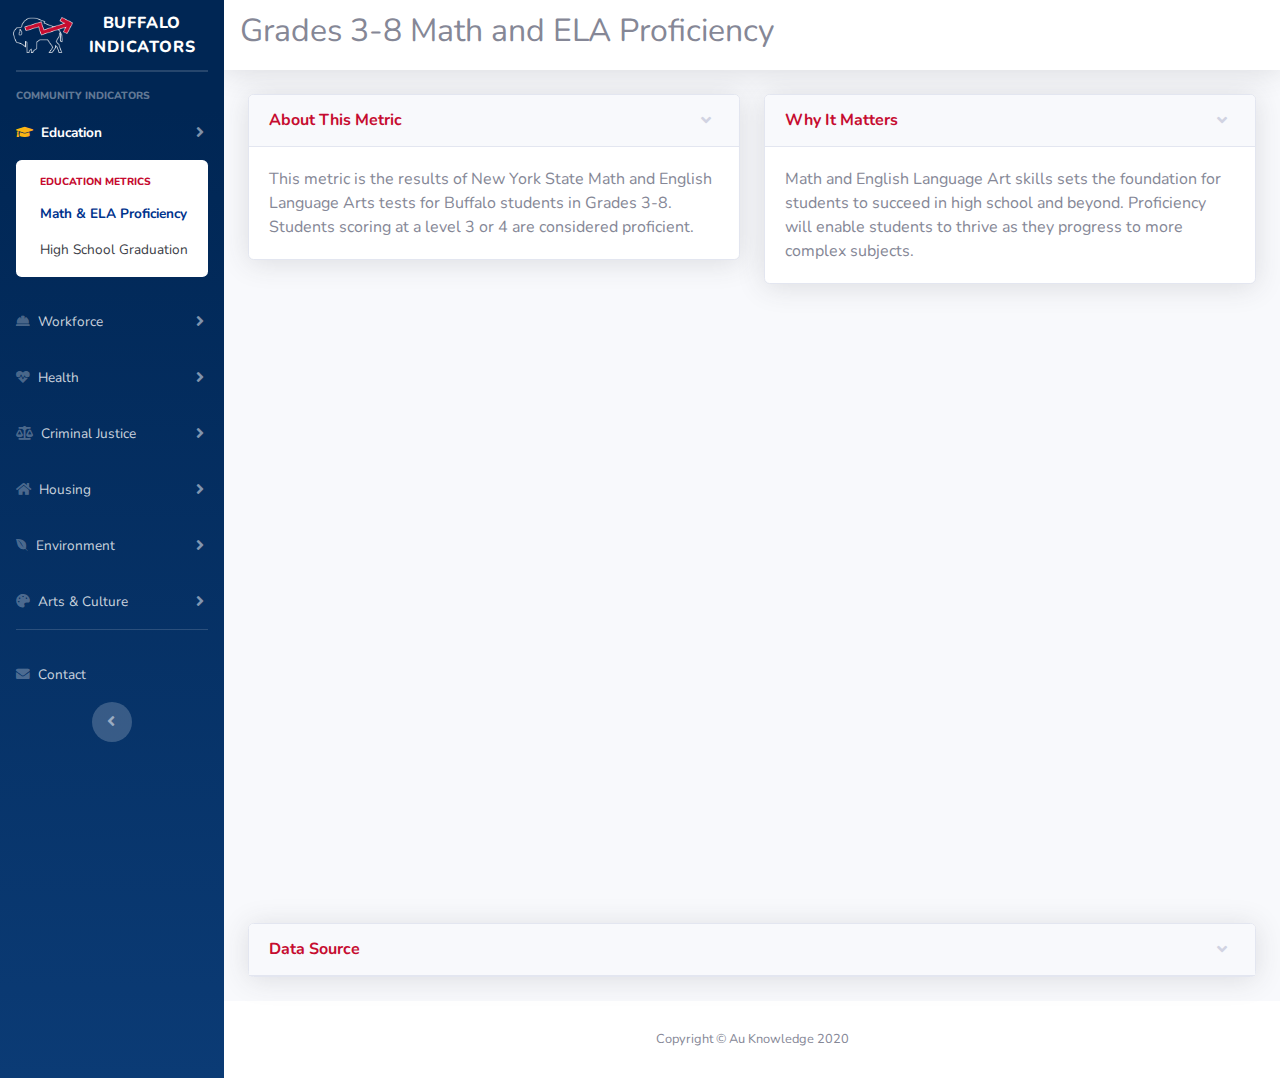
<file: edu_achievement.html>
<!DOCTYPE html>
<html lang="en">

<head>

  <meta charset="utf-8">
  <meta http-equiv="X-UA-Compatible" content="IE=edge">
  <meta name="viewport" content="width=device-width, initial-scale=1, shrink-to-fit=no">
  <meta name="description" content="">
  <meta name="author" content="">

  <title>Math & ELA</title>
  <link rel="icon" 
      type="image/png" 
      href="img/buffalo-indicators-favicon.png">

  <!-- Custom fonts for this template-->
  <link href="vendor/fontawesome-free/css/all.min.css" rel="stylesheet" type="text/css">
  <link href="https://fonts.googleapis.com/css?family=Nunito:200,200i,300,300i,400,400i,600,600i,700,700i,800,800i,900,900i" rel="stylesheet">

  <!-- Custom styles for this template-->
  <link href="css/sb-admin-2.min.css" rel="stylesheet">

</head>

<body id="page-top">

  <!-- Page Wrapper -->
  <div id="wrapper">

     <!-- Sidebar -->
     <ul class="navbar-nav bg-gradient-primary sidebar sidebar-dark accordion" id="accordionSidebar">

      <!-- Sidebar - Brand -->
      <a class="sidebar-brand d-flex align-items-center justify-content-center" href="index.html">
        <div class="sidebar-brand-icon">
          <!--<i class="fas fa-chart-line"></i>-->
          <img src="img/buffalo-indicators-icon.png" height="36px" width="60px" alt="Buffalo Indicators Icon">
        </div>
        <div class="sidebar-brand-text mx-3">Buffalo Indicators </div>
      </a>

      <!-- Divider -->
      <hr class="sidebar-divider my-0">

      
      <!-- Divider -->
      <hr class="sidebar-divider">

      <!-- Heading -->
      <div class="sidebar-heading">
        Community Indicators
      </div>

      <!-- Nav Item - Pages Collapse Menu -->
      <li class="nav-item active">
        <a class="nav-link collapsed" href="#" data-toggle="collapse" data-target="#collapseEducation" aria-expanded="true" aria-controls="collapseEducation">
          <i class="fas fa-graduation-cap"></i>
          <span>Education</span>
        </a>
        <div id="collapseEducation" class="collapse show" aria-labelledby="headingTwo" data-parent="#accordionSidebar">
          <div class="bg-white py-2 collapse-inner rounded">
            <h6 class="collapse-header">Education Metrics</h6>
            <a class="collapse-item active" href="edu_achievement.html">Math & ELA Proficiency</a>
            <a class="collapse-item" href="edu_hs_graduation.html">High School Graduation</a>
          
          </div>
        </div>
      </li>

      <!-- Nav Item - Utilities Collapse Menu -->
      <li class="nav-item">
        <a class="nav-link collapsed" href="#" data-toggle="collapse" data-target="#collapseWorkforce" aria-expanded="true" aria-controls="collapseWorkforce">
          <i class="fas fa-hard-hat"></i>
          <span>Workforce</span>
        </a>
        <div id="collapseWorkforce" class="collapse" aria-labelledby="headingUtilities" data-parent="#accordionSidebar">
          <div class="bg-white py-2 collapse-inner rounded">
            <h6 class="collapse-header">Workforce Metrics</h6>
            <a class="collapse-item" href="workforce_demographics.html">Demographics</a>
             </div>
        </div>
      </li>
        <!-- Nav Item - Utilities Collapse Menu -->
        <li class="nav-item">
          <a class="nav-link collapsed" href="#" data-toggle="collapse" data-target="#collapseHealth" aria-expanded="true" aria-controls="collapseHealth">
            <i class="fas fa-heartbeat"></i>
            <span>Health</span>
          </a>
          <div id="collapseHealth" class="collapse" aria-labelledby="headingUtilities" data-parent="#accordionSidebar">
            <div class="bg-white py-2 collapse-inner rounded">
              <h6 class="collapse-header">Health Metrics</h6>
              <a class="collapse-item" href="health_covid19.html">COVID 19</a>
              <a class="collapse-item" href="health_clinical_care.html">Clinical Care</a>
              <a class="collapse-item" href="health_behaviors.html">Health Behaviors</a>
              <a class="collapse-item" href="health_outcomes.html">Health Outcomes</a>
              <a class="collapse-item" href="health_environment.html">Physical Environment</a>
              </div>
          </div>
        </li>

          <!-- Nav Item - Utilities Collapse Menu -->
      <li class="nav-item">
        <a class="nav-link collapsed" href="#" data-toggle="collapse" data-target="#collapseEquity" aria-expanded="true" aria-controls="collapseEquity">
          <i class="fas fa-balance-scale"></i>
          <span>Criminal Justice</span>
        </a>
        <div id="collapseEquity" class="collapse" aria-labelledby="headingUtilities" data-parent="#accordionSidebar">
          <div class="bg-white py-2 collapse-inner rounded">
            <h6 class="collapse-header">Criminal Justice Metrics</h6>
            <a class="collapse-item" href="justice_crime.html">Crime Incidents</a>
          </div>
        </div>
      </li>

        <!-- Nav Item - Utilities Collapse Menu -->
        <li class="nav-item">
          <a class="nav-link collapsed" href="#" data-toggle="collapse" data-target="#collapseHousing" aria-expanded="true" aria-controls="collapseHousing">
            <i class="fas fa-home"></i>
            <span>Housing</span>
          </a>
          <div id="collapseHousing" class="collapse" aria-labelledby="headingUtilities" data-parent="#accordionSidebar">
            <div class="bg-white py-2 collapse-inner rounded">
              <h6 class="collapse-header">Housing Metrics</h6>
              <a class="collapse-item" href="housing_violations.html">Code Violations</a>
              <a class="collapse-item" href="housing_conditions.html">Conditions</a>
            </div>
          </div>
        </li>

          <!-- Nav Item - Utilities Collapse Menu -->
      <li class="nav-item">
        <a class="nav-link collapsed" href="#" data-toggle="collapse" data-target="#collapseEnvironment" aria-expanded="true" aria-controls="collapseEnvironment">
          <i class="fab fa-envira"></i>
          <span>Environment</span>
        </a>
        <div id="collapseEnvironment" class="collapse" aria-labelledby="headingUtilities" data-parent="#accordionSidebar">
          <div class="bg-white py-2 collapse-inner rounded">
            <h6 class="collapse-header">Environment Metrics</h6>
            <a class="collapse-item" href="env_trees.html">Trees</a>
          </div>
        </div>
      </li>

        <!-- Nav Item - Utilities Collapse Menu -->
        <li class="nav-item">
          <a class="nav-link collapsed" href="#" data-toggle="collapse" data-target="#collapseCulture" aria-expanded="true" aria-controls="collapseCulture">
            <i class="fas fa-palette"></i>
            <span>Arts & Culture</span>
          </a>
          <div id="collapseCulture" class="collapse" aria-labelledby="headingUtilities" data-parent="#accordionSidebar">
            <div class="bg-white py-2 collapse-inner rounded">
              <h6 class="collapse-header">Arts & Culture Metrics</h6>
              <a class="collapse-item" href="art_public_art.html">Public Art</a>
            </div>
          </div>
        </li>
      <!-- Divider -->
      <hr class="sidebar-divider">

     

      <!-- Nav Item - Charts -->
      <li class="nav-item">
        <a class="nav-link" href="contact.html">
          <i class="fas fa-envelope"></i>
          <span>Contact</span></a>
      </li>

     

      <!-- Sidebar Toggler (Sidebar) -->
      <div class="text-center d-none d-md-inline">
        <button class="rounded-circle border-0" id="sidebarToggle"></button>
      </div>

    </ul>
    <!-- End of Sidebar -->

    <!-- Content Wrapper -->
    <div id="content-wrapper" class="d-flex flex-column">

      <!-- Main Content -->
      <div id="content">

        <!-- Topbar -->
        <nav class="navbar navbar-expand navbar-light bg-white topbar mb-4 static-top shadow">
          <h2> Grades 3-8 Math and ELA Proficiency</h2>
          <!-- Sidebar Toggle (Topbar) 
          <button id="sidebarToggleTop" class="btn btn-link d-md-none rounded-circle mr-3">
            <i class="fa fa-bars"></i>
          </button>-->

          <!-- Topbar Search 
          <form class="d-none d-sm-inline-block form-inline mr-auto ml-md-3 my-2 my-md-0 mw-100 navbar-search">
            <div class="input-group">
              <input type="text" class="form-control bg-light border-0 small" placeholder="Search for..." aria-label="Search" aria-describedby="basic-addon2">
              <div class="input-group-append">
                <button class="btn btn-primary" type="button">
                  <i class="fas fa-search fa-sm"></i>
                </button>
              </div>
            </div>
          </form>-->

          <!-- Topbar Navbar 
          <ul class="navbar-nav ml-auto">
-->
            <!-- Nav Item - Search Dropdown (Visible Only XS) 
            <li class="nav-item dropdown no-arrow d-sm-none">
              <a class="nav-link dropdown-toggle" href="#" id="searchDropdown" role="button" data-toggle="dropdown" aria-haspopup="true" aria-expanded="false">
                <i class="fas fa-search fa-fw"></i>
              </a>-->
              <!-- Dropdown - Messages 
              <div class="dropdown-menu dropdown-menu-right p-3 shadow animated--grow-in" aria-labelledby="searchDropdown">
                <form class="form-inline mr-auto w-100 navbar-search">
                  <div class="input-group">
                    <input type="text" class="form-control bg-light border-0 small" placeholder="Search for..." aria-label="Search" aria-describedby="basic-addon2">
                    <div class="input-group-append">
                      <button class="btn btn-primary" type="button">
                        <i class="fas fa-search fa-sm"></i>
                      </button>
                    </div>
                  </div>
                </form>
              </div>
            </li>
-->
            <!-- Nav Item - Alerts 
            <li class="nav-item dropdown no-arrow mx-1">
              <a class="nav-link dropdown-toggle" href="#" id="alertsDropdown" role="button" data-toggle="dropdown" aria-haspopup="true" aria-expanded="false">
                <i class="fas fa-bell fa-fw"></i>-->
                <!-- Counter - Alerts 
                <span class="badge badge-danger badge-counter">3+</span>
              </a>-->
              <!-- Dropdown - Alerts 
              <div class="dropdown-list dropdown-menu dropdown-menu-right shadow animated--grow-in" aria-labelledby="alertsDropdown">
                <h6 class="dropdown-header">
                  Alerts Center
                </h6>
                <a class="dropdown-item d-flex align-items-center" href="#">
                  <div class="mr-3">
                    <div class="icon-circle bg-primary">
                      <i class="fas fa-file-alt text-white"></i>
                    </div>
                  </div>
                  <div>
                    <div class="small text-gray-500">December 12, 2019</div>
                    <span class="font-weight-bold">A new monthly report is ready to download!</span>
                  </div>
                </a>
                <a class="dropdown-item d-flex align-items-center" href="#">
                  <div class="mr-3">
                    <div class="icon-circle bg-success">
                      <i class="fas fa-donate text-white"></i>
                    </div>
                  </div>
                  <div>
                    <div class="small text-gray-500">December 7, 2019</div>
                    $290.29 has been deposited into your account!
                  </div>
                </a>
                <a class="dropdown-item d-flex align-items-center" href="#">
                  <div class="mr-3">
                    <div class="icon-circle bg-warning">
                      <i class="fas fa-exclamation-triangle text-white"></i>
                    </div>
                  </div>
                  <div>
                    <div class="small text-gray-500">December 2, 2019</div>
                    Spending Alert: We've noticed unusually high spending for your account.
                  </div>
                </a>
                <a class="dropdown-item text-center small text-gray-500" href="#">Show All Alerts</a>
              </div>
            </li>-->

            <!-- Nav Item - Messages 
            <li class="nav-item dropdown no-arrow mx-1">
              <a class="nav-link dropdown-toggle" href="#" id="messagesDropdown" role="button" data-toggle="dropdown" aria-haspopup="true" aria-expanded="false">
                <i class="fas fa-envelope fa-fw"></i>-->
                <!-- Counter - Messages
                <span class="badge badge-danger badge-counter">7</span>
              </a> -->
              <!-- Dropdown - Messages 
              <div class="dropdown-list dropdown-menu dropdown-menu-right shadow animated--grow-in" aria-labelledby="messagesDropdown">
                <h6 class="dropdown-header">
                  Message Center
                </h6>
                <a class="dropdown-item d-flex align-items-center" href="#">
                  <div class="dropdown-list-image mr-3">
                    <img class="rounded-circle" src="https://source.unsplash.com/fn_BT9fwg_E/60x60" alt="">
                    <div class="status-indicator bg-success"></div>
                  </div>
                  <div class="font-weight-bold">
                    <div class="text-truncate">Hi there! I am wondering if you can help me with a problem I've been having.</div>
                    <div class="small text-gray-500">Emily Fowler · 58m</div>
                  </div>
                </a>
                <a class="dropdown-item d-flex align-items-center" href="#">
                  <div class="dropdown-list-image mr-3">
                    <img class="rounded-circle" src="https://source.unsplash.com/AU4VPcFN4LE/60x60" alt="">
                    <div class="status-indicator"></div>
                  </div>
                  <div>
                    <div class="text-truncate">I have the photos that you ordered last month, how would you like them sent to you?</div>
                    <div class="small text-gray-500">Jae Chun · 1d</div>
                  </div>
                </a>
                <a class="dropdown-item d-flex align-items-center" href="#">
                  <div class="dropdown-list-image mr-3">
                    <img class="rounded-circle" src="https://source.unsplash.com/CS2uCrpNzJY/60x60" alt="">
                    <div class="status-indicator bg-warning"></div>
                  </div>
                  <div>
                    <div class="text-truncate">Last month's report looks great, I am very happy with the progress so far, keep up the good work!</div>
                    <div class="small text-gray-500">Morgan Alvarez · 2d</div>
                  </div>
                </a>
                <a class="dropdown-item d-flex align-items-center" href="#">
                  <div class="dropdown-list-image mr-3">
                    <img class="rounded-circle" src="https://source.unsplash.com/Mv9hjnEUHR4/60x60" alt="">
                    <div class="status-indicator bg-success"></div>
                  </div>
                  <div>
                    <div class="text-truncate">Am I a good boy? The reason I ask is because someone told me that people say this to all dogs, even if they aren't good...</div>
                    <div class="small text-gray-500">Chicken the Dog · 2w</div>
                  </div>
                </a>
                <a class="dropdown-item text-center small text-gray-500" href="#">Read More Messages</a>
              </div>
            </li>

            <div class="topbar-divider d-none d-sm-block"></div>-->

            <!-- Nav Item - User Information 
            <li class="nav-item dropdown no-arrow">
              <a class="nav-link dropdown-toggle" href="#" id="userDropdown" role="button" data-toggle="dropdown" aria-haspopup="true" aria-expanded="false">
                <span class="mr-2 d-none d-lg-inline text-gray-600 small">Valerie Luna</span>
                <img class="img-profile rounded-circle" src="https://source.unsplash.com/QAB-WJcbgJk/60x60">
              </a>-->
              <!-- Dropdown - User Information
              <div class="dropdown-menu dropdown-menu-right shadow animated--grow-in" aria-labelledby="userDropdown">
                <a class="dropdown-item" href="#">
                  <i class="fas fa-user fa-sm fa-fw mr-2 text-gray-400"></i>
                  Profile
                </a>
                <a class="dropdown-item" href="#">
                  <i class="fas fa-cogs fa-sm fa-fw mr-2 text-gray-400"></i>
                  Settings
                </a>
                <a class="dropdown-item" href="#">
                  <i class="fas fa-list fa-sm fa-fw mr-2 text-gray-400"></i>
                  Activity Log
                </a>
                <div class="dropdown-divider"></div>
                <a class="dropdown-item" href="#" data-toggle="modal" data-target="#logoutModal">
                  <i class="fas fa-sign-out-alt fa-sm fa-fw mr-2 text-gray-400"></i>
                  Logout
                </a>
              </div>
            </li>

          </ul> -->

        </nav>

        <!-- Begin Page Content -->
        <div class="container-fluid">
        
          <!-- Page Heading 
          <h1 class="h3 mb-4 text-gray-800">Grades 3-8 Math and ELA Proficiency</h1>-->
          
        
          <div class="row">
            
            <div class="col-lg-6">
        
              <!-- About This Metric -->
              <div class="card shadow mb-4">
                <!-- Card Header - Accordion -->
                <a href="#aboutThisMetric" class="d-block card-header py-3" data-toggle="collapse" role="button"
                  aria-expanded="true" aria-controls="aboutThisMetric">
                  <h6 class="m-0 font-weight-bold text-primary">About This Metric</h6>
                </a>
                <!-- Card Content - Collapse -->
                <div class="collapse show" id="aboutThisMetric">
                  <div class="card-body">
                    This metric is the results of New York State Math and English Language Arts tests for Buffalo students in Grades 3-8. Students scoring at a level 3 or 4 are considered proficient.
                  </div>
                </div>
              </div> 
             </div>

             <div class="col-lg-6">
             <!-- Why It Matters -->
             <div class="card shadow mb-4">
              <!-- Card Header - Accordion -->
              <a href="#whyItMatters" class="d-block card-header py-3" data-toggle="collapse" role="button"
                aria-expanded="true" aria-controls="whyItMatters">
                <h6 class="m-0 font-weight-bold text-primary">Why It Matters</h6>
              </a>
              <!-- Card Content - Collapse -->
              <div class="collapse show" id="whyItMatters">
                <div class="card-body">
                  Math and English Language Art skills sets the foundation for students to succeed in high school and beyond.  Proficiency will enable students to thrive as they progress to more complex subjects.
                </div>
              </div>
            </div> 
           </div>



          </div>
          
<br>

          <div class="dashboard-container">
            <iframe src="https://app.powerbi.com/view?r=eyJrIjoiYjM4ZTJhZDEtOWQ4Yy00NmE4LTk2NDItMmFhNDkwMDkwYzZkIiwidCI6IjVhM2MyN2E1LTExYjEtNGI2ZS04MDk1LWI0ZjRhNDViMDljMSIsImMiOjN9" allowFullScreen="true">
            </iframe>
          </div>
          
          <br>
          

            <!-- Collapsable Card Example -->
            <div class="card shadow mb-4">
              <!-- Card Header - Accordion -->
              <a href="#dataSource" class="d-block card-header py-3" data-toggle="collapse" role="button" aria-expanded="true"
                aria-controls="dataSource">
                <h6 class="m-0 font-weight-bold text-primary">Data Source</h6>
              </a>
              <!-- Card Content - Collapse -->
              <div class="collapse" id="dataSource">
                <div class="card-body">
                  Data for this indicator was downloaded from the New York State Department of Education 2018-19 3-8 Assessment Database.  The data can be found <a href="https://data.nysed.gov/downloads.php" target="blank">here</a>.
                </div>
              </div>
            </div>
        
          </div>
        <!-- /.container-fluid -->

      </div>
      <!-- End of Main Content -->

      <!-- Footer -->
      <footer class="sticky-footer bg-white">
        <div class="container my-auto">
          <div class="copyright text-center my-auto">
            <span>Copyright &copy; Au Knowledge 2020</span>
          </div>
        </div>
      </footer>
      <!-- End of Footer -->

    </div>
    <!-- End of Content Wrapper -->

  </div>
  <!-- End of Page Wrapper -->

  <!-- Scroll to Top Button-->
  <a class="scroll-to-top rounded" href="#page-top">
    <i class="fas fa-angle-up"></i>
  </a>

  <!-- Logout Modal-->
  <div class="modal fade" id="logoutModal" tabindex="-1" role="dialog" aria-labelledby="exampleModalLabel" aria-hidden="true">
    <div class="modal-dialog" role="document">
      <div class="modal-content">
        <div class="modal-header">
          <h5 class="modal-title" id="exampleModalLabel">Ready to Leave?</h5>
          <button class="close" type="button" data-dismiss="modal" aria-label="Close">
            <span aria-hidden="true">×</span>
          </button>
        </div>
        <div class="modal-body">Select "Logout" below if you are ready to end your current session.</div>
        <div class="modal-footer">
          <button class="btn btn-secondary" type="button" data-dismiss="modal">Cancel</button>
          <a class="btn btn-primary" href="login.html">Logout</a>
        </div>
      </div>
    </div>
  </div>

  <!-- Bootstrap core JavaScript-->
  <script src="vendor/jquery/jquery.min.js"></script>
  <script src="vendor/bootstrap/js/bootstrap.bundle.min.js"></script>

  <!-- Core plugin JavaScript-->
  <script src="vendor/jquery-easing/jquery.easing.min.js"></script>

  <!-- Custom scripts for all pages-->
  <script src="js/sb-admin-2.min.js"></script>

</body>

</html>
</file>
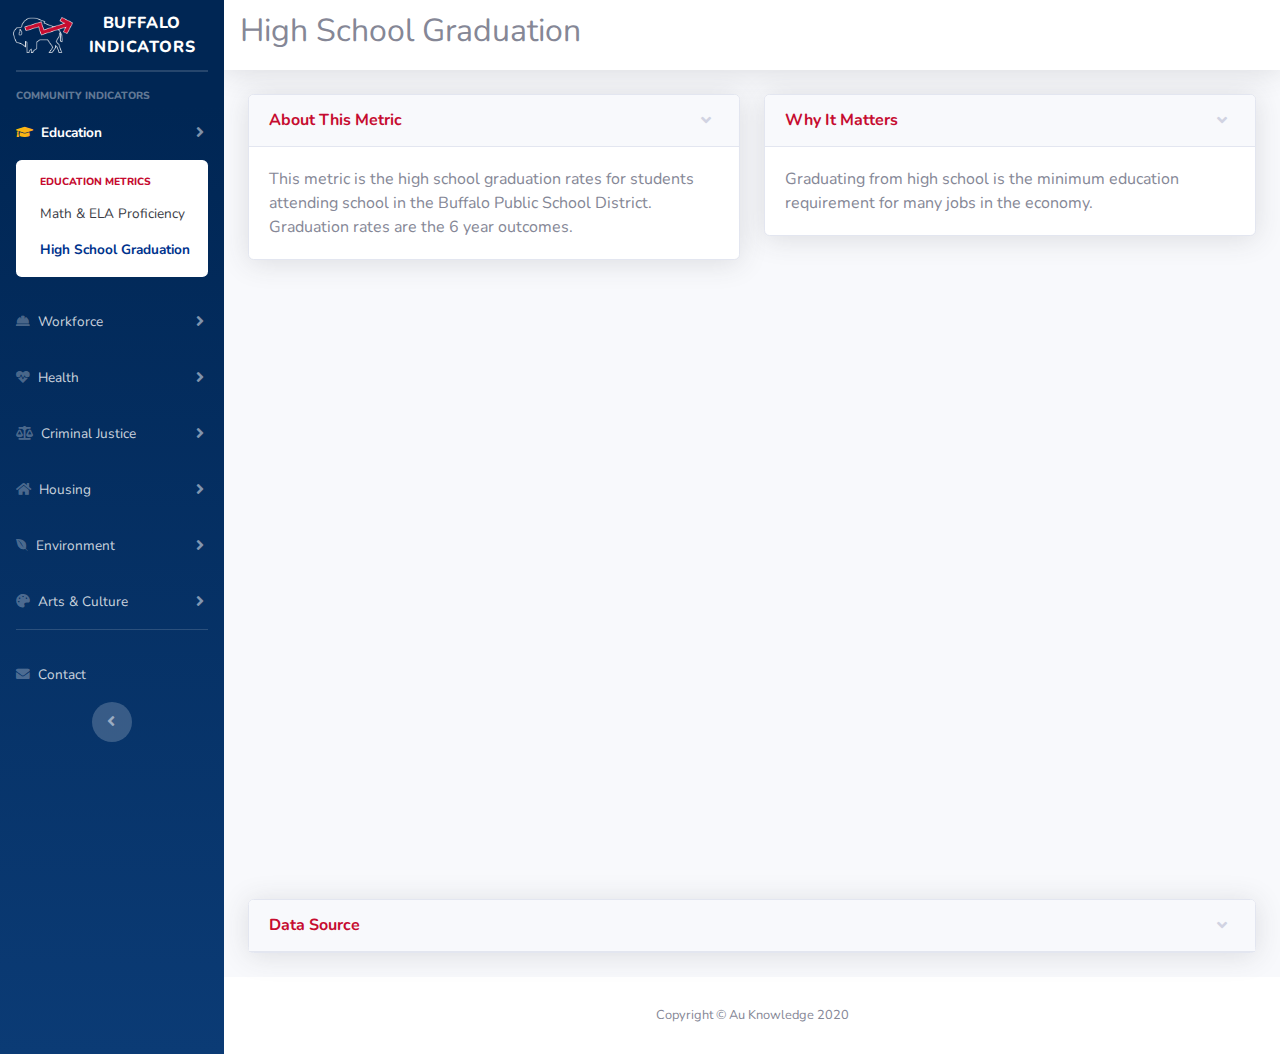
<file: edu_hs_graduation.html>
<!DOCTYPE html>
<html lang="en">

<head>

  <meta charset="utf-8">
  <meta http-equiv="X-UA-Compatible" content="IE=edge">
  <meta name="viewport" content="width=device-width, initial-scale=1, shrink-to-fit=no">
  <meta name="description" content="">
  <meta name="author" content="">

  <title>HS Graduation</title>
  <link rel="icon" 
      type="image/png" 
      href="img/buffalo-indicators-favicon.png">

  <!-- Custom fonts for this template-->
  <link href="vendor/fontawesome-free/css/all.min.css" rel="stylesheet" type="text/css">
  <link href="https://fonts.googleapis.com/css?family=Nunito:200,200i,300,300i,400,400i,600,600i,700,700i,800,800i,900,900i" rel="stylesheet">

  <!-- Custom styles for this template-->
  <link href="css/sb-admin-2.min.css" rel="stylesheet">

</head>

<body id="page-top">

  <!-- Page Wrapper -->
  <div id="wrapper">

     <!-- Sidebar -->
     <ul class="navbar-nav bg-gradient-primary sidebar sidebar-dark accordion" id="accordionSidebar">

      <!-- Sidebar - Brand -->
      <a class="sidebar-brand d-flex align-items-center justify-content-center" href="index.html">
        <div class="sidebar-brand-icon">
          <!--<i class="fas fa-chart-line"></i>-->
          <img src="img/buffalo-indicators-icon.png" height="36px" width="60px" alt="Buffalo Indicators Icon">
        </div>
        <div class="sidebar-brand-text mx-3">Buffalo Indicators </div>
      </a>

      <!-- Divider -->
      <hr class="sidebar-divider my-0">

      
      <!-- Divider -->
      <hr class="sidebar-divider">

      <!-- Heading -->
      <div class="sidebar-heading">
        Community Indicators
      </div>

      <!-- Nav Item - Pages Collapse Menu -->
      <li class="nav-item active">
        <a class="nav-link collapsed" href="#" data-toggle="collapse" data-target="#collapseEducation" aria-expanded="true" aria-controls="collapseEducation">
          <i class="fas fa-graduation-cap"></i>
          <span>Education</span>
        </a>
        <div id="collapseEducation" class="collapse show" aria-labelledby="headingTwo" data-parent="#accordionSidebar">
          <div class="bg-white py-2 collapse-inner rounded">
            <h6 class="collapse-header">Education Metrics</h6>
            <a class="collapse-item" href="edu_achievement.html">Math & ELA Proficiency</a>
            <a class="collapse-item active" href="edu_hs_graduation.html">High School Graduation</a>
          
          </div>
        </div>
      </li>

      <!-- Nav Item - Utilities Collapse Menu -->
      <li class="nav-item">
        <a class="nav-link collapsed" href="#" data-toggle="collapse" data-target="#collapseWorkforce" aria-expanded="true" aria-controls="collapseWorkforce">
          <i class="fas fa-hard-hat"></i>
          <span>Workforce</span>
        </a>
        <div id="collapseWorkforce" class="collapse" aria-labelledby="headingUtilities" data-parent="#accordionSidebar">
          <div class="bg-white py-2 collapse-inner rounded">
            <h6 class="collapse-header">Workforce Metrics</h6>
            <a class="collapse-item" href="workforce_demographics.html">Demographics</a>
             </div>
        </div>
      </li>
        <!-- Nav Item - Utilities Collapse Menu -->
        <li class="nav-item">
          <a class="nav-link collapsed" href="#" data-toggle="collapse" data-target="#collapseHealth" aria-expanded="true" aria-controls="collapseHealth">
            <i class="fas fa-heartbeat"></i>
            <span>Health</span>
          </a>
          <div id="collapseHealth" class="collapse" aria-labelledby="headingUtilities" data-parent="#accordionSidebar">
            <div class="bg-white py-2 collapse-inner rounded">
              <h6 class="collapse-header">Health Metrics</h6>
              <a class="collapse-item" href="health_covid19.html">COVID 19</a>
              <a class="collapse-item" href="health_clinical_care.html">Clinical Care</a>
              <a class="collapse-item" href="health_behaviors.html">Health Behaviors</a>
              <a class="collapse-item" href="health_outcomes.html">Health Outcomes</a>
              <a class="collapse-item" href="health_environment.html">Physical Environment</a>
              </div>
          </div>
        </li>

          <!-- Nav Item - Utilities Collapse Menu -->
      <li class="nav-item">
        <a class="nav-link collapsed" href="#" data-toggle="collapse" data-target="#collapseEquity" aria-expanded="true" aria-controls="collapseEquity">
          <i class="fas fa-balance-scale"></i>
          <span>Criminal Justice</span>
        </a>
        <div id="collapseEquity" class="collapse" aria-labelledby="headingUtilities" data-parent="#accordionSidebar">
          <div class="bg-white py-2 collapse-inner rounded">
            <h6 class="collapse-header">Criminal Justice Metrics</h6>
            <a class="collapse-item" href="justice_crime.html">Crime Incidents</a>
          </div>
        </div>
      </li>

        <!-- Nav Item - Utilities Collapse Menu -->
        <li class="nav-item">
          <a class="nav-link collapsed" href="#" data-toggle="collapse" data-target="#collapseHousing" aria-expanded="true" aria-controls="collapseHousing">
            <i class="fas fa-home"></i>
            <span>Housing</span>
          </a>
          <div id="collapseHousing" class="collapse" aria-labelledby="headingUtilities" data-parent="#accordionSidebar">
            <div class="bg-white py-2 collapse-inner rounded">
              <h6 class="collapse-header">Housing Metrics</h6>
              <a class="collapse-item" href="housing_violations.html">Code Violations</a>
              <a class="collapse-item" href="housing_conditions.html">Conditions</a>
            </div>
          </div>
        </li>

          <!-- Nav Item - Utilities Collapse Menu -->
      <li class="nav-item">
        <a class="nav-link collapsed" href="#" data-toggle="collapse" data-target="#collapseEnvironment" aria-expanded="true" aria-controls="collapseEnvironment">
          <i class="fab fa-envira"></i>
          <span>Environment</span>
        </a>
        <div id="collapseEnvironment" class="collapse" aria-labelledby="headingUtilities" data-parent="#accordionSidebar">
          <div class="bg-white py-2 collapse-inner rounded">
            <h6 class="collapse-header">Environment Metrics</h6>
            <a class="collapse-item" href="env_trees.html">Trees</a>
          </div>
        </div>
      </li>

        <!-- Nav Item - Utilities Collapse Menu -->
        <li class="nav-item">
          <a class="nav-link collapsed" href="#" data-toggle="collapse" data-target="#collapseCulture" aria-expanded="true" aria-controls="collapseCulture">
            <i class="fas fa-palette"></i>
            <span>Arts & Culture</span>
          </a>
          <div id="collapseCulture" class="collapse" aria-labelledby="headingUtilities" data-parent="#accordionSidebar">
            <div class="bg-white py-2 collapse-inner rounded">
              <h6 class="collapse-header">Arts & Culture Metrics</h6>
              <a class="collapse-item" href="art_public_art.html">Public Art</a>
            </div>
          </div>
        </li>
      <!-- Divider -->
      <hr class="sidebar-divider">

     

      <!-- Nav Item - Charts -->
      <li class="nav-item">
        <a class="nav-link" href="contact.html">
          <i class="fas fa-envelope"></i>
          <span>Contact</span></a>
      </li>

     

      <!-- Sidebar Toggler (Sidebar) -->
      <div class="text-center d-none d-md-inline">
        <button class="rounded-circle border-0" id="sidebarToggle"></button>
      </div>

    </ul>
    <!-- End of Sidebar -->

    <!-- Content Wrapper -->
    <div id="content-wrapper" class="d-flex flex-column">

      <!-- Main Content -->
      <div id="content">

        <!-- Topbar -->
        <nav class="navbar navbar-expand navbar-light bg-white topbar mb-4 static-top shadow">
          <h2> High School Graduation</h2>
          <!-- Sidebar Toggle (Topbar) 
          <button id="sidebarToggleTop" class="btn btn-link d-md-none rounded-circle mr-3">
            <i class="fa fa-bars"></i>
          </button>-->

          <!-- Topbar Search 
          <form class="d-none d-sm-inline-block form-inline mr-auto ml-md-3 my-2 my-md-0 mw-100 navbar-search">
            <div class="input-group">
              <input type="text" class="form-control bg-light border-0 small" placeholder="Search for..." aria-label="Search" aria-describedby="basic-addon2">
              <div class="input-group-append">
                <button class="btn btn-primary" type="button">
                  <i class="fas fa-search fa-sm"></i>
                </button>
              </div>
            </div>
          </form>-->

          <!-- Topbar Navbar 
          <ul class="navbar-nav ml-auto">
-->
            <!-- Nav Item - Search Dropdown (Visible Only XS) 
            <li class="nav-item dropdown no-arrow d-sm-none">
              <a class="nav-link dropdown-toggle" href="#" id="searchDropdown" role="button" data-toggle="dropdown" aria-haspopup="true" aria-expanded="false">
                <i class="fas fa-search fa-fw"></i>
              </a>-->
              <!-- Dropdown - Messages 
              <div class="dropdown-menu dropdown-menu-right p-3 shadow animated--grow-in" aria-labelledby="searchDropdown">
                <form class="form-inline mr-auto w-100 navbar-search">
                  <div class="input-group">
                    <input type="text" class="form-control bg-light border-0 small" placeholder="Search for..." aria-label="Search" aria-describedby="basic-addon2">
                    <div class="input-group-append">
                      <button class="btn btn-primary" type="button">
                        <i class="fas fa-search fa-sm"></i>
                      </button>
                    </div>
                  </div>
                </form>
              </div>
            </li>
-->
            <!-- Nav Item - Alerts 
            <li class="nav-item dropdown no-arrow mx-1">
              <a class="nav-link dropdown-toggle" href="#" id="alertsDropdown" role="button" data-toggle="dropdown" aria-haspopup="true" aria-expanded="false">
                <i class="fas fa-bell fa-fw"></i>-->
                <!-- Counter - Alerts 
                <span class="badge badge-danger badge-counter">3+</span>
              </a>-->
              <!-- Dropdown - Alerts 
              <div class="dropdown-list dropdown-menu dropdown-menu-right shadow animated--grow-in" aria-labelledby="alertsDropdown">
                <h6 class="dropdown-header">
                  Alerts Center
                </h6>
                <a class="dropdown-item d-flex align-items-center" href="#">
                  <div class="mr-3">
                    <div class="icon-circle bg-primary">
                      <i class="fas fa-file-alt text-white"></i>
                    </div>
                  </div>
                  <div>
                    <div class="small text-gray-500">December 12, 2019</div>
                    <span class="font-weight-bold">A new monthly report is ready to download!</span>
                  </div>
                </a>
                <a class="dropdown-item d-flex align-items-center" href="#">
                  <div class="mr-3">
                    <div class="icon-circle bg-success">
                      <i class="fas fa-donate text-white"></i>
                    </div>
                  </div>
                  <div>
                    <div class="small text-gray-500">December 7, 2019</div>
                    $290.29 has been deposited into your account!
                  </div>
                </a>
                <a class="dropdown-item d-flex align-items-center" href="#">
                  <div class="mr-3">
                    <div class="icon-circle bg-warning">
                      <i class="fas fa-exclamation-triangle text-white"></i>
                    </div>
                  </div>
                  <div>
                    <div class="small text-gray-500">December 2, 2019</div>
                    Spending Alert: We've noticed unusually high spending for your account.
                  </div>
                </a>
                <a class="dropdown-item text-center small text-gray-500" href="#">Show All Alerts</a>
              </div>
            </li>-->

            <!-- Nav Item - Messages 
            <li class="nav-item dropdown no-arrow mx-1">
              <a class="nav-link dropdown-toggle" href="#" id="messagesDropdown" role="button" data-toggle="dropdown" aria-haspopup="true" aria-expanded="false">
                <i class="fas fa-envelope fa-fw"></i>-->
                <!-- Counter - Messages
                <span class="badge badge-danger badge-counter">7</span>
              </a> -->
              <!-- Dropdown - Messages 
              <div class="dropdown-list dropdown-menu dropdown-menu-right shadow animated--grow-in" aria-labelledby="messagesDropdown">
                <h6 class="dropdown-header">
                  Message Center
                </h6>
                <a class="dropdown-item d-flex align-items-center" href="#">
                  <div class="dropdown-list-image mr-3">
                    <img class="rounded-circle" src="https://source.unsplash.com/fn_BT9fwg_E/60x60" alt="">
                    <div class="status-indicator bg-success"></div>
                  </div>
                  <div class="font-weight-bold">
                    <div class="text-truncate">Hi there! I am wondering if you can help me with a problem I've been having.</div>
                    <div class="small text-gray-500">Emily Fowler · 58m</div>
                  </div>
                </a>
                <a class="dropdown-item d-flex align-items-center" href="#">
                  <div class="dropdown-list-image mr-3">
                    <img class="rounded-circle" src="https://source.unsplash.com/AU4VPcFN4LE/60x60" alt="">
                    <div class="status-indicator"></div>
                  </div>
                  <div>
                    <div class="text-truncate">I have the photos that you ordered last month, how would you like them sent to you?</div>
                    <div class="small text-gray-500">Jae Chun · 1d</div>
                  </div>
                </a>
                <a class="dropdown-item d-flex align-items-center" href="#">
                  <div class="dropdown-list-image mr-3">
                    <img class="rounded-circle" src="https://source.unsplash.com/CS2uCrpNzJY/60x60" alt="">
                    <div class="status-indicator bg-warning"></div>
                  </div>
                  <div>
                    <div class="text-truncate">Last month's report looks great, I am very happy with the progress so far, keep up the good work!</div>
                    <div class="small text-gray-500">Morgan Alvarez · 2d</div>
                  </div>
                </a>
                <a class="dropdown-item d-flex align-items-center" href="#">
                  <div class="dropdown-list-image mr-3">
                    <img class="rounded-circle" src="https://source.unsplash.com/Mv9hjnEUHR4/60x60" alt="">
                    <div class="status-indicator bg-success"></div>
                  </div>
                  <div>
                    <div class="text-truncate">Am I a good boy? The reason I ask is because someone told me that people say this to all dogs, even if they aren't good...</div>
                    <div class="small text-gray-500">Chicken the Dog · 2w</div>
                  </div>
                </a>
                <a class="dropdown-item text-center small text-gray-500" href="#">Read More Messages</a>
              </div>
            </li>

            <div class="topbar-divider d-none d-sm-block"></div>-->

            <!-- Nav Item - User Information 
            <li class="nav-item dropdown no-arrow">
              <a class="nav-link dropdown-toggle" href="#" id="userDropdown" role="button" data-toggle="dropdown" aria-haspopup="true" aria-expanded="false">
                <span class="mr-2 d-none d-lg-inline text-gray-600 small">Valerie Luna</span>
                <img class="img-profile rounded-circle" src="https://source.unsplash.com/QAB-WJcbgJk/60x60">
              </a>-->
              <!-- Dropdown - User Information
              <div class="dropdown-menu dropdown-menu-right shadow animated--grow-in" aria-labelledby="userDropdown">
                <a class="dropdown-item" href="#">
                  <i class="fas fa-user fa-sm fa-fw mr-2 text-gray-400"></i>
                  Profile
                </a>
                <a class="dropdown-item" href="#">
                  <i class="fas fa-cogs fa-sm fa-fw mr-2 text-gray-400"></i>
                  Settings
                </a>
                <a class="dropdown-item" href="#">
                  <i class="fas fa-list fa-sm fa-fw mr-2 text-gray-400"></i>
                  Activity Log
                </a>
                <div class="dropdown-divider"></div>
                <a class="dropdown-item" href="#" data-toggle="modal" data-target="#logoutModal">
                  <i class="fas fa-sign-out-alt fa-sm fa-fw mr-2 text-gray-400"></i>
                  Logout
                </a>
              </div>
            </li>

          </ul> -->

        </nav>

        <!-- Begin Page Content -->
        <div class="container-fluid">
        
          <!-- Page Heading 
          <h1 class="h3 mb-4 text-gray-800">Grades 3-8 Math and ELA Proficiency</h1>-->
          
        
          <div class="row">
            
            <div class="col-lg-6">
        
              <!-- About This Metric -->
              <div class="card shadow mb-4">
                <!-- Card Header - Accordion -->
                <a href="#aboutThisMetric" class="d-block card-header py-3" data-toggle="collapse" role="button"
                  aria-expanded="true" aria-controls="aboutThisMetric">
                  <h6 class="m-0 font-weight-bold text-primary">About This Metric</h6>
                </a>
                <!-- Card Content - Collapse -->
                <div class="collapse show" id="aboutThisMetric">
                  <div class="card-body">
                    This metric is the high school graduation rates for students attending school in the Buffalo Public School District.  Graduation rates are the 6 year outcomes.
                  </div>
                </div>
              </div> 
             </div>

             <div class="col-lg-6">
             <!-- Why It Matters -->
             <div class="card shadow mb-4">
              <!-- Card Header - Accordion -->
              <a href="#whyItMatters" class="d-block card-header py-3" data-toggle="collapse" role="button"
                aria-expanded="true" aria-controls="whyItMatters">
                <h6 class="m-0 font-weight-bold text-primary">Why It Matters</h6>
              </a>
              <!-- Card Content - Collapse -->
              <div class="collapse show" id="whyItMatters">
                <div class="card-body">
                  Graduating from high school is the minimum education requirement for many jobs in the economy.
                </div>
              </div>
            </div> 
           </div>



          </div>
          
<br>

          <div class="dashboard-container">
            <iframe src="https://app.powerbi.com/view?r=eyJrIjoiYjlmODJlNmEtODM3OS00YjZmLTg5N2UtMDU0NGZmMjc2Mzk5IiwidCI6IjVhM2MyN2E1LTExYjEtNGI2ZS04MDk1LWI0ZjRhNDViMDljMSIsImMiOjN9" allowFullScreen="true">
            </iframe>
          </div>
          
          <br>
          

            <!-- Collapsable Card Example -->
            <div class="card shadow mb-4">
              <!-- Card Header - Accordion -->
              <a href="#dataSource" class="d-block card-header py-3" data-toggle="collapse" role="button" aria-expanded="true"
                aria-controls="dataSource">
                <h6 class="m-0 font-weight-bold text-primary">Data Source</h6>
              </a>
              <!-- Card Content - Collapse -->
              <div class="collapse" id="dataSource">
                <div class="card-body">
                  Data for this indicator was downloaded from the New York State Department of Education SRC2019_GroupII Database.  Graduation rates are based on the 6 year outcomes.  The data can be found <a href="https://data.nysed.gov/downloads.php" target="blank">here</a>.
                </div>
              </div>
            </div>
        
          </div>
        <!-- /.container-fluid -->

      </div>
      <!-- End of Main Content -->

      <!-- Footer -->
      <footer class="sticky-footer bg-white">
        <div class="container my-auto">
          <div class="copyright text-center my-auto">
            <span>Copyright &copy; Au Knowledge 2020</span>
          </div>
        </div>
      </footer>
      <!-- End of Footer -->

    </div>
    <!-- End of Content Wrapper -->

  </div>
  <!-- End of Page Wrapper -->

  <!-- Scroll to Top Button-->
  <a class="scroll-to-top rounded" href="#page-top">
    <i class="fas fa-angle-up"></i>
  </a>

  <!-- Logout Modal-->
  <div class="modal fade" id="logoutModal" tabindex="-1" role="dialog" aria-labelledby="exampleModalLabel" aria-hidden="true">
    <div class="modal-dialog" role="document">
      <div class="modal-content">
        <div class="modal-header">
          <h5 class="modal-title" id="exampleModalLabel">Ready to Leave?</h5>
          <button class="close" type="button" data-dismiss="modal" aria-label="Close">
            <span aria-hidden="true">×</span>
          </button>
        </div>
        <div class="modal-body">Select "Logout" below if you are ready to end your current session.</div>
        <div class="modal-footer">
          <button class="btn btn-secondary" type="button" data-dismiss="modal">Cancel</button>
          <a class="btn btn-primary" href="login.html">Logout</a>
        </div>
      </div>
    </div>
  </div>

  <!-- Bootstrap core JavaScript-->
  <script src="vendor/jquery/jquery.min.js"></script>
  <script src="vendor/bootstrap/js/bootstrap.bundle.min.js"></script>

  <!-- Core plugin JavaScript-->
  <script src="vendor/jquery-easing/jquery.easing.min.js"></script>

  <!-- Custom scripts for all pages-->
  <script src="js/sb-admin-2.min.js"></script>

</body>

</html>
</file>
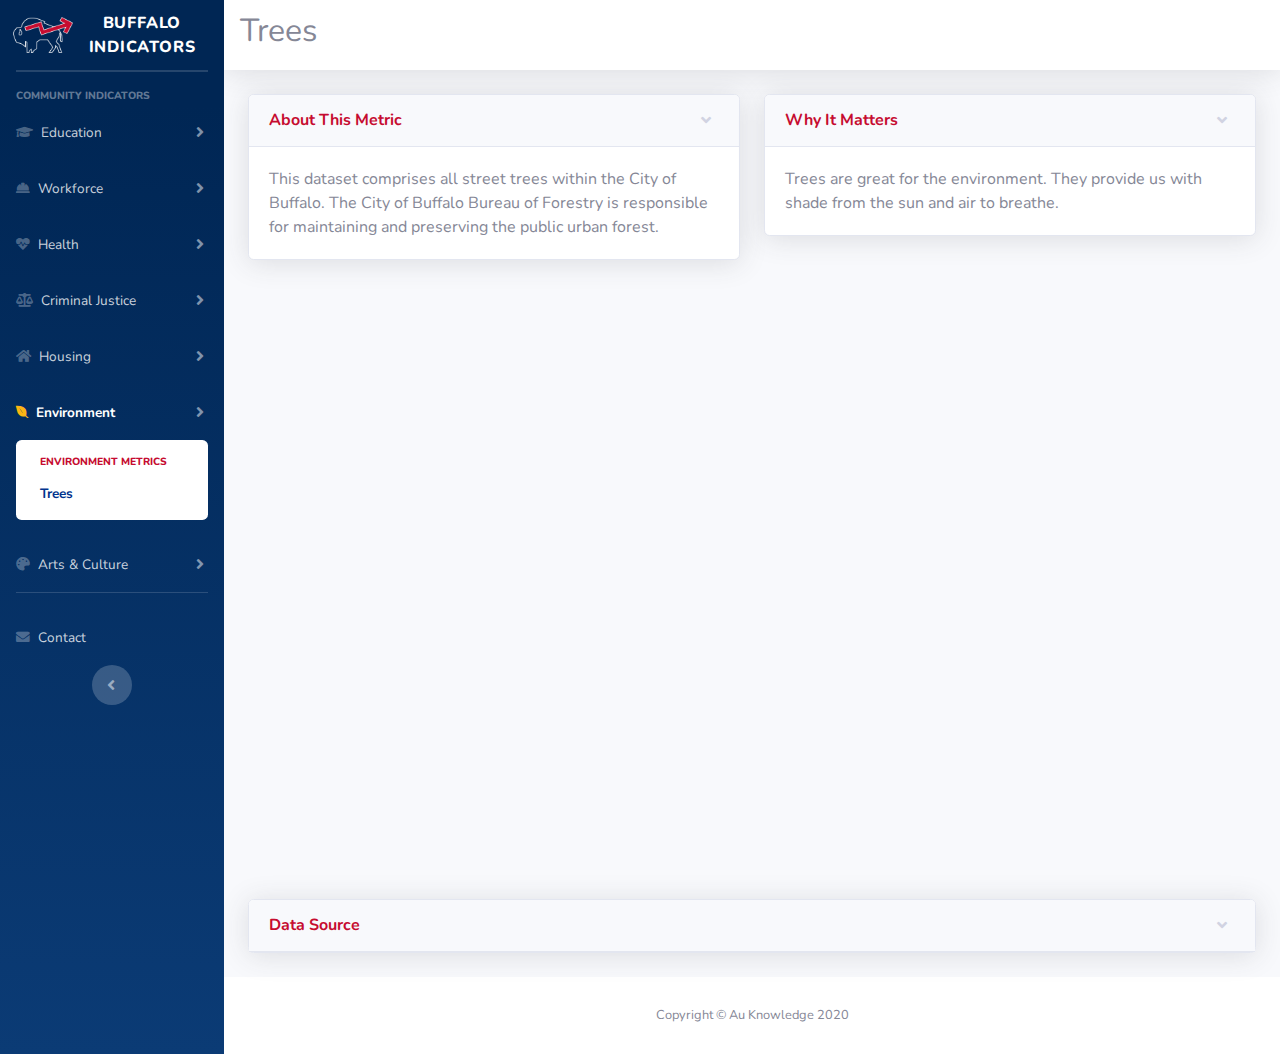
<file: env_trees.html>
<!DOCTYPE html>
<html lang="en">

<head>

  <meta charset="utf-8">
  <meta http-equiv="X-UA-Compatible" content="IE=edge">
  <meta name="viewport" content="width=device-width, initial-scale=1, shrink-to-fit=no">
  <meta name="description" content="">
  <meta name="author" content="">

  <title>Environment - Trees</title>
  <link rel="icon" 
      type="image/png" 
      href="img/buffalo-indicators-favicon.png">

  <!-- Custom fonts for this template-->
  <link href="vendor/fontawesome-free/css/all.min.css" rel="stylesheet" type="text/css">
  <link href="https://fonts.googleapis.com/css?family=Nunito:200,200i,300,300i,400,400i,600,600i,700,700i,800,800i,900,900i" rel="stylesheet">

  <!-- Custom styles for this template-->
  <link href="css/sb-admin-2.min.css" rel="stylesheet">

</head>

<body id="page-top">

  <!-- Page Wrapper -->
  <div id="wrapper">

     <!-- Sidebar -->
     <ul class="navbar-nav bg-gradient-primary sidebar sidebar-dark accordion" id="accordionSidebar">

      <!-- Sidebar - Brand -->
      <a class="sidebar-brand d-flex align-items-center justify-content-center" href="index.html">
        <div class="sidebar-brand-icon">
          <!--<i class="fas fa-chart-line"></i>-->
          <img src="img/buffalo-indicators-icon.png" height="36px" width="60px" alt="Buffalo Indicators Icon">
        </div>
        <div class="sidebar-brand-text mx-3">Buffalo Indicators </div>
      </a>

      <!-- Divider -->
      <hr class="sidebar-divider my-0">

      
      <!-- Divider -->
      <hr class="sidebar-divider">

      <!-- Heading -->
      <div class="sidebar-heading">
        Community Indicators
      </div>

      <!-- Nav Item - Pages Collapse Menu -->
      <li class="nav-item">
        <a class="nav-link collapsed" href="#" data-toggle="collapse" data-target="#collapseEducation" aria-expanded="true" aria-controls="collapseEducation">
          <i class="fas fa-graduation-cap"></i>
          <span>Education</span>
        </a>
        <div id="collapseEducation" class="collapse" aria-labelledby="headingTwo" data-parent="#accordionSidebar">
          <div class="bg-white py-2 collapse-inner rounded">
            <h6 class="collapse-header">Education Metrics</h6>
            <a class="collapse-item" href="edu_achievement.html">Math & ELA Proficiency</a>
            <a class="collapse-item" href="edu_hs_graduation.html">High School Graduation</a>
          
          </div>
        </div>
      </li>

      <!-- Nav Item - Utilities Collapse Menu -->
      <li class="nav-item">
        <a class="nav-link collapsed" href="#" data-toggle="collapse" data-target="#collapseWorkforce" aria-expanded="true" aria-controls="collapseWorkforce">
          <i class="fas fa-hard-hat"></i>
          <span>Workforce</span>
        </a>
        <div id="collapseWorkforce" class="collapse" aria-labelledby="headingUtilities" data-parent="#accordionSidebar">
          <div class="bg-white py-2 collapse-inner rounded">
            <h6 class="collapse-header">Workforce Metrics</h6>
            <a class="collapse-item" href="workforce_demographics.html">Demographics</a>
             </div>
        </div>
      </li>
        <!-- Nav Item - Utilities Collapse Menu -->
        <li class="nav-item">
          <a class="nav-link collapsed" href="#" data-toggle="collapse" data-target="#collapseHealth" aria-expanded="true" aria-controls="collapseHealth">
            <i class="fas fa-heartbeat"></i>
            <span>Health</span>
          </a>
          <div id="collapseHealth" class="collapse" aria-labelledby="headingUtilities" data-parent="#accordionSidebar">
            <div class="bg-white py-2 collapse-inner rounded">
              <h6 class="collapse-header">Health Metrics</h6>
              <a class="collapse-item" href="health_covid19.html">COVID 19</a>
              <a class="collapse-item" href="health_clinical_care.html">Clinical Care</a>
              <a class="collapse-item" href="health_behaviors.html">Health Behaviors</a>
              <a class="collapse-item" href="health_outcomes.html">Health Outcomes</a>
              <a class="collapse-item" href="health_environment.html">Physical Environment</a>
              </div>
          </div>
        </li>

          <!-- Nav Item - Utilities Collapse Menu -->
      <li class="nav-item">
        <a class="nav-link collapsed" href="#" data-toggle="collapse" data-target="#collapseEquity" aria-expanded="true" aria-controls="collapseEquity">
          <i class="fas fa-balance-scale"></i>
          <span>Criminal Justice</span>
        </a>
        <div id="collapseEquity" class="collapse" aria-labelledby="headingUtilities" data-parent="#accordionSidebar">
          <div class="bg-white py-2 collapse-inner rounded">
            <h6 class="collapse-header">Criminal Justice Metrics</h6>
            <a class="collapse-item" href="justice_crime.html">Crime Incidents</a>
          </div>
        </div>
      </li>

        <!-- Nav Item - Utilities Collapse Menu -->
        <li class="nav-item">
          <a class="nav-link collapsed" href="#" data-toggle="collapse" data-target="#collapseHousing" aria-expanded="true" aria-controls="collapseHousing">
            <i class="fas fa-home"></i>
            <span>Housing</span>
          </a>
          <div id="collapseHousing" class="collapse" aria-labelledby="headingUtilities" data-parent="#accordionSidebar">
            <div class="bg-white py-2 collapse-inner rounded">
              <h6 class="collapse-header">Housing Metrics</h6>
              <a class="collapse-item" href="housing_violations.html">Code Violations</a>
              <a class="collapse-item" href="housing_conditions.html">Conditions</a>
            </div>
          </div>
        </li>

          <!-- Nav Item - Utilities Collapse Menu -->
      <li class="nav-item active">
        <a class="nav-link collapsed" href="#" data-toggle="collapse" data-target="#collapseEnvironment" aria-expanded="true" aria-controls="collapseEnvironment">
          <i class="fab fa-envira"></i>
          <span>Environment</span>
        </a>
        <div id="collapseEnvironment" class="collapse show" aria-labelledby="headingUtilities" data-parent="#accordionSidebar">
          <div class="bg-white py-2 collapse-inner rounded">
            <h6 class="collapse-header">Environment Metrics</h6>
            <a class="collapse-item active" href="env_trees.html">Trees</a>
          </div>
        </div>
      </li>

        <!-- Nav Item - Utilities Collapse Menu -->
        <li class="nav-item">
          <a class="nav-link collapsed" href="#" data-toggle="collapse" data-target="#collapseCulture" aria-expanded="true" aria-controls="collapseCulture">
            <i class="fas fa-palette"></i>
            <span>Arts & Culture</span>
          </a>
          <div id="collapseCulture" class="collapse" aria-labelledby="headingUtilities" data-parent="#accordionSidebar">
            <div class="bg-white py-2 collapse-inner rounded">
              <h6 class="collapse-header">Arts & Culture Metrics</h6>
              <a class="collapse-item" href="art_public_art.html">Public Art</a>
            </div>
          </div>
        </li>
      <!-- Divider -->
      <hr class="sidebar-divider">

     

      <!-- Nav Item - Charts -->
      <li class="nav-item">
        <a class="nav-link" href="contact.html">
          <i class="fas fa-envelope"></i>
          <span>Contact</span></a>
      </li>

     

      <!-- Sidebar Toggler (Sidebar) -->
      <div class="text-center d-none d-md-inline">
        <button class="rounded-circle border-0" id="sidebarToggle"></button>
      </div>

    </ul>
    <!-- End of Sidebar -->

    <!-- Content Wrapper -->
    <div id="content-wrapper" class="d-flex flex-column">

      <!-- Main Content -->
      <div id="content">

        <!-- Topbar -->
        <nav class="navbar navbar-expand navbar-light bg-white topbar mb-4 static-top shadow">
          <h2> Trees</h2>
          <!-- Sidebar Toggle (Topbar) 
          <button id="sidebarToggleTop" class="btn btn-link d-md-none rounded-circle mr-3">
            <i class="fa fa-bars"></i>
          </button>-->

          <!-- Topbar Search 
          <form class="d-none d-sm-inline-block form-inline mr-auto ml-md-3 my-2 my-md-0 mw-100 navbar-search">
            <div class="input-group">
              <input type="text" class="form-control bg-light border-0 small" placeholder="Search for..." aria-label="Search" aria-describedby="basic-addon2">
              <div class="input-group-append">
                <button class="btn btn-primary" type="button">
                  <i class="fas fa-search fa-sm"></i>
                </button>
              </div>
            </div>
          </form>-->

          <!-- Topbar Navbar 
          <ul class="navbar-nav ml-auto">
-->
            <!-- Nav Item - Search Dropdown (Visible Only XS) 
            <li class="nav-item dropdown no-arrow d-sm-none">
              <a class="nav-link dropdown-toggle" href="#" id="searchDropdown" role="button" data-toggle="dropdown" aria-haspopup="true" aria-expanded="false">
                <i class="fas fa-search fa-fw"></i>
              </a>-->
              <!-- Dropdown - Messages 
              <div class="dropdown-menu dropdown-menu-right p-3 shadow animated--grow-in" aria-labelledby="searchDropdown">
                <form class="form-inline mr-auto w-100 navbar-search">
                  <div class="input-group">
                    <input type="text" class="form-control bg-light border-0 small" placeholder="Search for..." aria-label="Search" aria-describedby="basic-addon2">
                    <div class="input-group-append">
                      <button class="btn btn-primary" type="button">
                        <i class="fas fa-search fa-sm"></i>
                      </button>
                    </div>
                  </div>
                </form>
              </div>
            </li>
-->
            <!-- Nav Item - Alerts 
            <li class="nav-item dropdown no-arrow mx-1">
              <a class="nav-link dropdown-toggle" href="#" id="alertsDropdown" role="button" data-toggle="dropdown" aria-haspopup="true" aria-expanded="false">
                <i class="fas fa-bell fa-fw"></i>-->
                <!-- Counter - Alerts 
                <span class="badge badge-danger badge-counter">3+</span>
              </a>-->
              <!-- Dropdown - Alerts 
              <div class="dropdown-list dropdown-menu dropdown-menu-right shadow animated--grow-in" aria-labelledby="alertsDropdown">
                <h6 class="dropdown-header">
                  Alerts Center
                </h6>
                <a class="dropdown-item d-flex align-items-center" href="#">
                  <div class="mr-3">
                    <div class="icon-circle bg-primary">
                      <i class="fas fa-file-alt text-white"></i>
                    </div>
                  </div>
                  <div>
                    <div class="small text-gray-500">December 12, 2019</div>
                    <span class="font-weight-bold">A new monthly report is ready to download!</span>
                  </div>
                </a>
                <a class="dropdown-item d-flex align-items-center" href="#">
                  <div class="mr-3">
                    <div class="icon-circle bg-success">
                      <i class="fas fa-donate text-white"></i>
                    </div>
                  </div>
                  <div>
                    <div class="small text-gray-500">December 7, 2019</div>
                    $290.29 has been deposited into your account!
                  </div>
                </a>
                <a class="dropdown-item d-flex align-items-center" href="#">
                  <div class="mr-3">
                    <div class="icon-circle bg-warning">
                      <i class="fas fa-exclamation-triangle text-white"></i>
                    </div>
                  </div>
                  <div>
                    <div class="small text-gray-500">December 2, 2019</div>
                    Spending Alert: We've noticed unusually high spending for your account.
                  </div>
                </a>
                <a class="dropdown-item text-center small text-gray-500" href="#">Show All Alerts</a>
              </div>
            </li>-->

            <!-- Nav Item - Messages 
            <li class="nav-item dropdown no-arrow mx-1">
              <a class="nav-link dropdown-toggle" href="#" id="messagesDropdown" role="button" data-toggle="dropdown" aria-haspopup="true" aria-expanded="false">
                <i class="fas fa-envelope fa-fw"></i>-->
                <!-- Counter - Messages
                <span class="badge badge-danger badge-counter">7</span>
              </a> -->
              <!-- Dropdown - Messages 
              <div class="dropdown-list dropdown-menu dropdown-menu-right shadow animated--grow-in" aria-labelledby="messagesDropdown">
                <h6 class="dropdown-header">
                  Message Center
                </h6>
                <a class="dropdown-item d-flex align-items-center" href="#">
                  <div class="dropdown-list-image mr-3">
                    <img class="rounded-circle" src="https://source.unsplash.com/fn_BT9fwg_E/60x60" alt="">
                    <div class="status-indicator bg-success"></div>
                  </div>
                  <div class="font-weight-bold">
                    <div class="text-truncate">Hi there! I am wondering if you can help me with a problem I've been having.</div>
                    <div class="small text-gray-500">Emily Fowler · 58m</div>
                  </div>
                </a>
                <a class="dropdown-item d-flex align-items-center" href="#">
                  <div class="dropdown-list-image mr-3">
                    <img class="rounded-circle" src="https://source.unsplash.com/AU4VPcFN4LE/60x60" alt="">
                    <div class="status-indicator"></div>
                  </div>
                  <div>
                    <div class="text-truncate">I have the photos that you ordered last month, how would you like them sent to you?</div>
                    <div class="small text-gray-500">Jae Chun · 1d</div>
                  </div>
                </a>
                <a class="dropdown-item d-flex align-items-center" href="#">
                  <div class="dropdown-list-image mr-3">
                    <img class="rounded-circle" src="https://source.unsplash.com/CS2uCrpNzJY/60x60" alt="">
                    <div class="status-indicator bg-warning"></div>
                  </div>
                  <div>
                    <div class="text-truncate">Last month's report looks great, I am very happy with the progress so far, keep up the good work!</div>
                    <div class="small text-gray-500">Morgan Alvarez · 2d</div>
                  </div>
                </a>
                <a class="dropdown-item d-flex align-items-center" href="#">
                  <div class="dropdown-list-image mr-3">
                    <img class="rounded-circle" src="https://source.unsplash.com/Mv9hjnEUHR4/60x60" alt="">
                    <div class="status-indicator bg-success"></div>
                  </div>
                  <div>
                    <div class="text-truncate">Am I a good boy? The reason I ask is because someone told me that people say this to all dogs, even if they aren't good...</div>
                    <div class="small text-gray-500">Chicken the Dog · 2w</div>
                  </div>
                </a>
                <a class="dropdown-item text-center small text-gray-500" href="#">Read More Messages</a>
              </div>
            </li>

            <div class="topbar-divider d-none d-sm-block"></div>-->

            <!-- Nav Item - User Information 
            <li class="nav-item dropdown no-arrow">
              <a class="nav-link dropdown-toggle" href="#" id="userDropdown" role="button" data-toggle="dropdown" aria-haspopup="true" aria-expanded="false">
                <span class="mr-2 d-none d-lg-inline text-gray-600 small">Valerie Luna</span>
                <img class="img-profile rounded-circle" src="https://source.unsplash.com/QAB-WJcbgJk/60x60">
              </a>-->
              <!-- Dropdown - User Information
              <div class="dropdown-menu dropdown-menu-right shadow animated--grow-in" aria-labelledby="userDropdown">
                <a class="dropdown-item" href="#">
                  <i class="fas fa-user fa-sm fa-fw mr-2 text-gray-400"></i>
                  Profile
                </a>
                <a class="dropdown-item" href="#">
                  <i class="fas fa-cogs fa-sm fa-fw mr-2 text-gray-400"></i>
                  Settings
                </a>
                <a class="dropdown-item" href="#">
                  <i class="fas fa-list fa-sm fa-fw mr-2 text-gray-400"></i>
                  Activity Log
                </a>
                <div class="dropdown-divider"></div>
                <a class="dropdown-item" href="#" data-toggle="modal" data-target="#logoutModal">
                  <i class="fas fa-sign-out-alt fa-sm fa-fw mr-2 text-gray-400"></i>
                  Logout
                </a>
              </div>
            </li>

          </ul> -->

        </nav>

        <!-- Begin Page Content -->
        <div class="container-fluid">
        
          <!-- Page Heading 
          <h1 class="h3 mb-4 text-gray-800">Grades 3-8 Math and ELA Proficiency</h1>-->
          
        
          <div class="row">
            
            <div class="col-lg-6">
        
              <!-- About This Metric -->
              <div class="card shadow mb-4">
                <!-- Card Header - Accordion -->
                <a href="#aboutThisMetric" class="d-block card-header py-3" data-toggle="collapse" role="button"
                  aria-expanded="true" aria-controls="aboutThisMetric">
                  <h6 class="m-0 font-weight-bold text-primary">About This Metric</h6>
                </a>
                <!-- Card Content - Collapse -->
                <div class="collapse show" id="aboutThisMetric">
                  <div class="card-body">
                    This dataset comprises all street trees within the City of Buffalo. The City of Buffalo Bureau of Forestry is responsible for maintaining and preserving the public urban forest.
                  </div>
                </div>
              </div> 
             </div>

             <div class="col-lg-6">
             <!-- Why It Matters -->
             <div class="card shadow mb-4">
              <!-- Card Header - Accordion -->
              <a href="#whyItMatters" class="d-block card-header py-3" data-toggle="collapse" role="button"
                aria-expanded="true" aria-controls="whyItMatters">
                <h6 class="m-0 font-weight-bold text-primary">Why It Matters</h6>
              </a>
              <!-- Card Content - Collapse -->
              <div class="collapse show" id="whyItMatters">
                <div class="card-body">
                  Trees are great for the environment.  They provide us with shade from the sun and air to breathe.
                </div>
              </div>
            </div> 
           </div>



          </div>
          
<br>

          <div class="dashboard-container">
            <iframe src="https://app.powerbi.com/view?r=eyJrIjoiMDA1YjQ3NDMtMTczNC00ODBlLWJjMmItMjU1NmVmMmNjNzNjIiwidCI6IjVhM2MyN2E1LTExYjEtNGI2ZS04MDk1LWI0ZjRhNDViMDljMSIsImMiOjN9" allowFullScreen="true">
            </iframe>
          </div>
          
          <br>
          

            <!-- Collapsable Card Example -->
            <div class="card shadow mb-4">
              <!-- Card Header - Accordion -->
              <a href="#dataSource" class="d-block card-header py-3" data-toggle="collapse" role="button" aria-expanded="true"
                aria-controls="dataSource">
                <h6 class="m-0 font-weight-bold text-primary">Data Source</h6>
              </a>
              <!-- Card Content - Collapse -->
              <div class="collapse" id="dataSource">
                <div class="card-body">
                  Data for this metric was downloaded from the City of Buffalo Open Data Portal Tree Inventory dataset.  The data can be found <a href="https://data.buffalony.gov/Quality-of-Life/Tree-Inventory/n4ni-uuec" target="blank">here</a>.
                </div>
              </div>
            </div>
        
          </div>
        <!-- /.container-fluid -->

      </div>
      <!-- End of Main Content -->

      <!-- Footer -->
      <footer class="sticky-footer bg-white">
        <div class="container my-auto">
          <div class="copyright text-center my-auto">
            <span>Copyright &copy; Au Knowledge 2020</span>
          </div>
        </div>
      </footer>
      <!-- End of Footer -->

    </div>
    <!-- End of Content Wrapper -->

  </div>
  <!-- End of Page Wrapper -->

  <!-- Scroll to Top Button-->
  <a class="scroll-to-top rounded" href="#page-top">
    <i class="fas fa-angle-up"></i>
  </a>

  <!-- Logout Modal-->
  <div class="modal fade" id="logoutModal" tabindex="-1" role="dialog" aria-labelledby="exampleModalLabel" aria-hidden="true">
    <div class="modal-dialog" role="document">
      <div class="modal-content">
        <div class="modal-header">
          <h5 class="modal-title" id="exampleModalLabel">Ready to Leave?</h5>
          <button class="close" type="button" data-dismiss="modal" aria-label="Close">
            <span aria-hidden="true">×</span>
          </button>
        </div>
        <div class="modal-body">Select "Logout" below if you are ready to end your current session.</div>
        <div class="modal-footer">
          <button class="btn btn-secondary" type="button" data-dismiss="modal">Cancel</button>
          <a class="btn btn-primary" href="login.html">Logout</a>
        </div>
      </div>
    </div>
  </div>

  <!-- Bootstrap core JavaScript-->
  <script src="vendor/jquery/jquery.min.js"></script>
  <script src="vendor/bootstrap/js/bootstrap.bundle.min.js"></script>

  <!-- Core plugin JavaScript-->
  <script src="vendor/jquery-easing/jquery.easing.min.js"></script>

  <!-- Custom scripts for all pages-->
  <script src="js/sb-admin-2.min.js"></script>

</body>

</html>
</file>
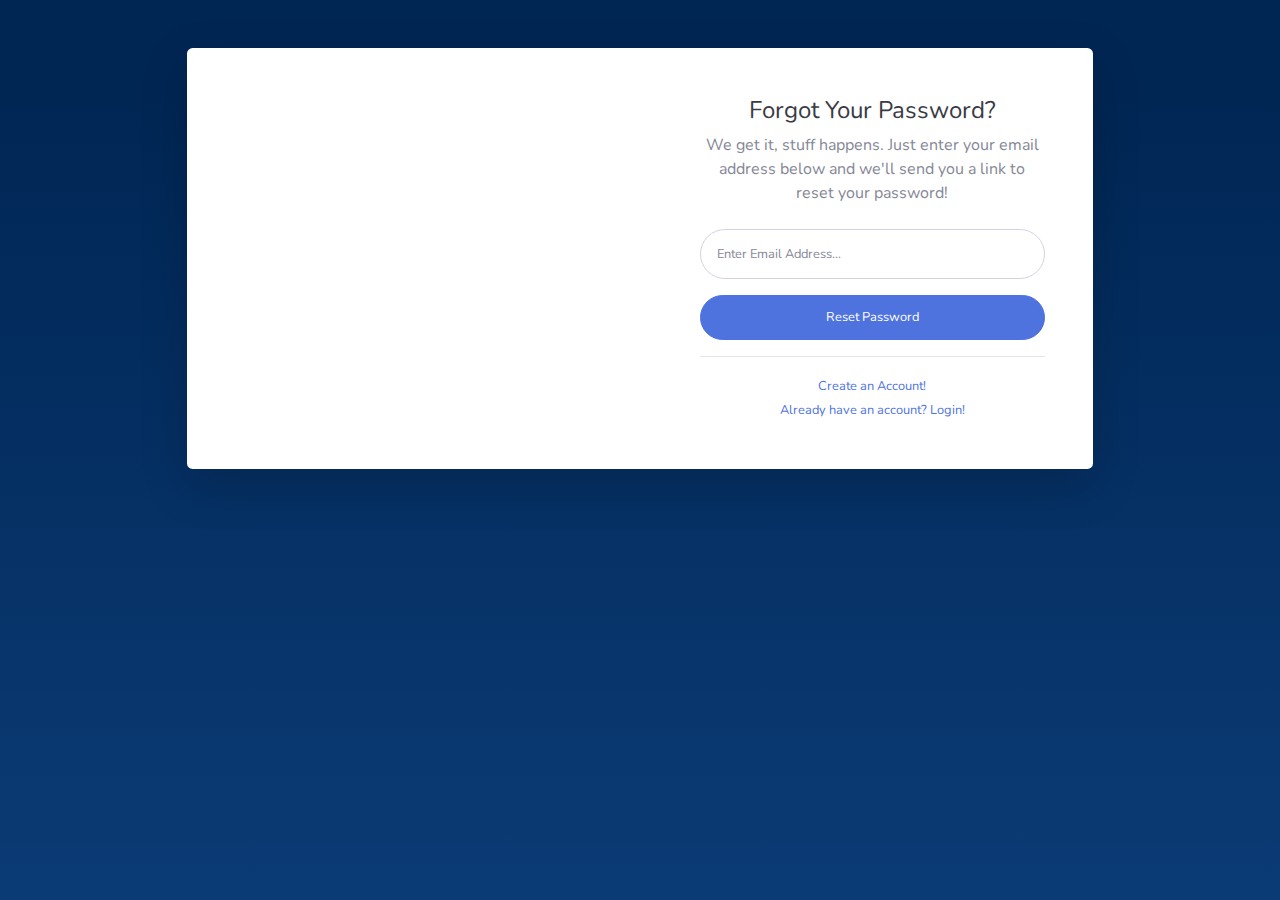
<file: forgot-password.html>
<!DOCTYPE html>
<html lang="en">

<head>

  <meta charset="utf-8">
  <meta http-equiv="X-UA-Compatible" content="IE=edge">
  <meta name="viewport" content="width=device-width, initial-scale=1, shrink-to-fit=no">
  <meta name="description" content="">
  <meta name="author" content="">

  <title>SB Admin 2 - Forgot Password</title>

  <!-- Custom fonts for this template-->
  <link href="vendor/fontawesome-free/css/all.min.css" rel="stylesheet" type="text/css">
  <link href="https://fonts.googleapis.com/css?family=Nunito:200,200i,300,300i,400,400i,600,600i,700,700i,800,800i,900,900i" rel="stylesheet">

  <!-- Custom styles for this template-->
  <link href="css/sb-admin-2.min.css" rel="stylesheet">

</head>

<body class="bg-gradient-primary">

  <div class="container">

    <!-- Outer Row -->
    <div class="row justify-content-center">

      <div class="col-xl-10 col-lg-12 col-md-9">

        <div class="card o-hidden border-0 shadow-lg my-5">
          <div class="card-body p-0">
            <!-- Nested Row within Card Body -->
            <div class="row">
              <div class="col-lg-6 d-none d-lg-block bg-password-image"></div>
              <div class="col-lg-6">
                <div class="p-5">
                  <div class="text-center">
                    <h1 class="h4 text-gray-900 mb-2">Forgot Your Password?</h1>
                    <p class="mb-4">We get it, stuff happens. Just enter your email address below and we'll send you a link to reset your password!</p>
                  </div>
                  <form class="user">
                    <div class="form-group">
                      <input type="email" class="form-control form-control-user" id="exampleInputEmail" aria-describedby="emailHelp" placeholder="Enter Email Address...">
                    </div>
                    <a href="login.html" class="btn btn-primary btn-user btn-block">
                      Reset Password
                    </a>
                  </form>
                  <hr>
                  <div class="text-center">
                    <a class="small" href="register.html">Create an Account!</a>
                  </div>
                  <div class="text-center">
                    <a class="small" href="login.html">Already have an account? Login!</a>
                  </div>
                </div>
              </div>
            </div>
          </div>
        </div>

      </div>

    </div>

  </div>

  <!-- Bootstrap core JavaScript-->
  <script src="vendor/jquery/jquery.min.js"></script>
  <script src="vendor/bootstrap/js/bootstrap.bundle.min.js"></script>

  <!-- Core plugin JavaScript-->
  <script src="vendor/jquery-easing/jquery.easing.min.js"></script>

  <!-- Custom scripts for all pages-->
  <script src="js/sb-admin-2.min.js"></script>

</body>

</html>
</file>
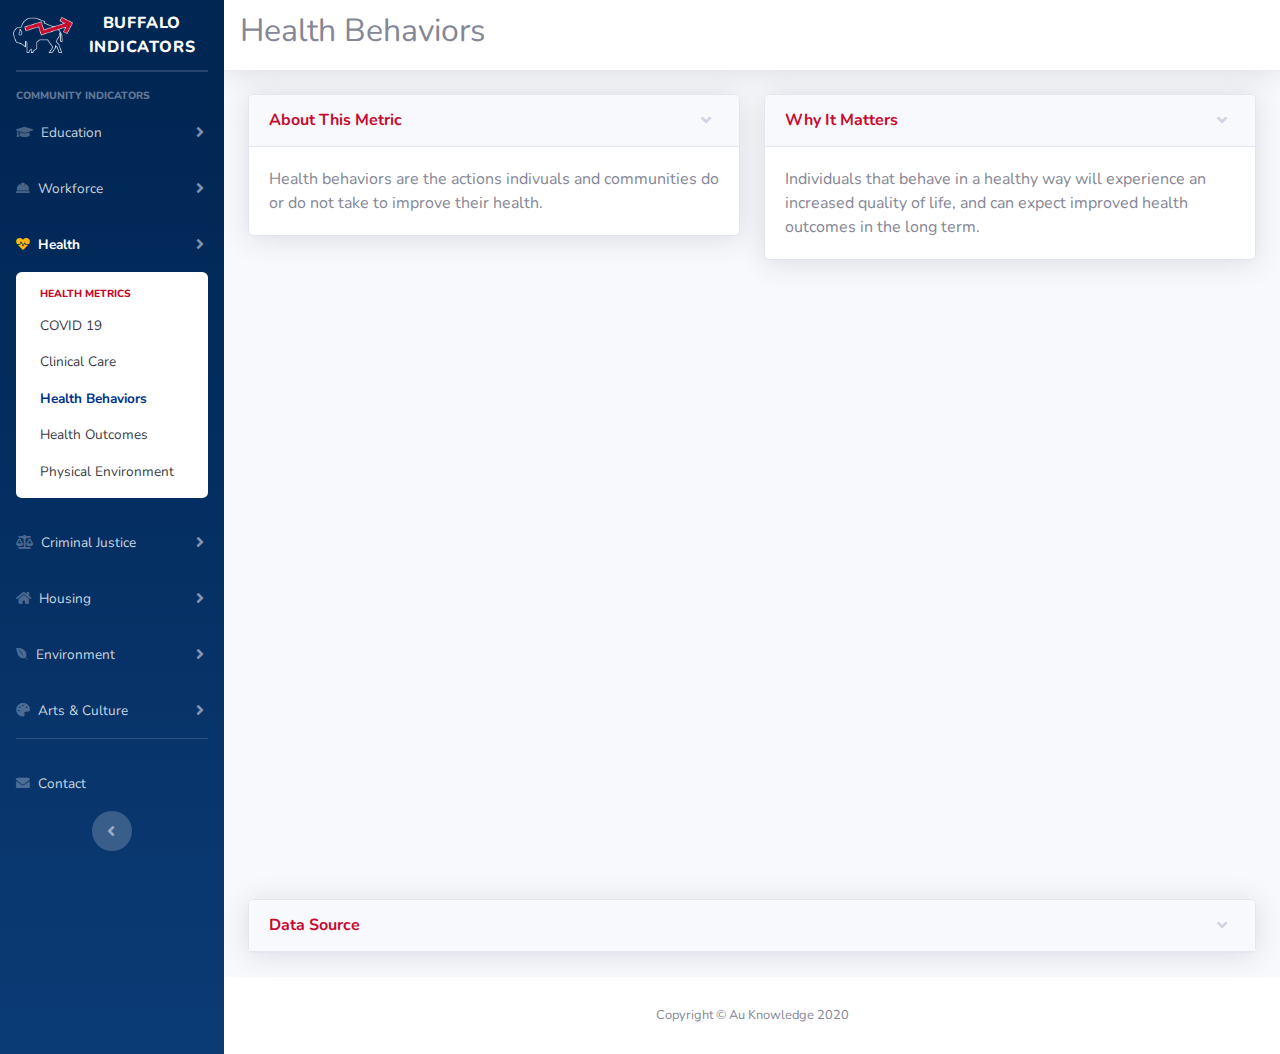
<file: health_behaviors.html>
<!DOCTYPE html>
<html lang="en">

<head>

  <meta charset="utf-8">
  <meta http-equiv="X-UA-Compatible" content="IE=edge">
  <meta name="viewport" content="width=device-width, initial-scale=1, shrink-to-fit=no">
  <meta name="description" content="">
  <meta name="author" content="">

  <title>Health Behaviors</title>
  <link rel="icon" 
      type="image/png" 
      href="img/buffalo-indicators-favicon.png">

  <!-- Custom fonts for this template-->
  <link href="vendor/fontawesome-free/css/all.min.css" rel="stylesheet" type="text/css">
  <link href="https://fonts.googleapis.com/css?family=Nunito:200,200i,300,300i,400,400i,600,600i,700,700i,800,800i,900,900i" rel="stylesheet">

  <!-- Custom styles for this template-->
  <link href="css/sb-admin-2.min.css" rel="stylesheet">

</head>

<body id="page-top">

  <!-- Page Wrapper -->
  <div id="wrapper">

     <!-- Sidebar -->
     <ul class="navbar-nav bg-gradient-primary sidebar sidebar-dark accordion" id="accordionSidebar">

        <!-- Sidebar - Brand -->
        <a class="sidebar-brand d-flex align-items-center justify-content-center" href="index.html">
          <div class="sidebar-brand-icon">
            <!--<i class="fas fa-chart-line"></i>-->
            <img src="img/buffalo-indicators-icon.png" height="36px" width="60px" alt="Buffalo Indicators Icon">
          </div>
          <div class="sidebar-brand-text mx-3">Buffalo Indicators </div>
        </a>
  
        <!-- Divider -->
        <hr class="sidebar-divider my-0">
  
        
        <!-- Divider -->
        <hr class="sidebar-divider">
  
        <!-- Heading -->
        <div class="sidebar-heading">
          Community Indicators
        </div>
  
        <!-- Nav Item - Pages Collapse Menu -->
        <li class="nav-item">
          <a class="nav-link collapsed" href="#" data-toggle="collapse" data-target="#collapseEducation" aria-expanded="true" aria-controls="collapseEducation">
            <i class="fas fa-graduation-cap"></i>
            <span>Education</span>
          </a>
          <div id="collapseEducation" class="collapse" aria-labelledby="headingTwo" data-parent="#accordionSidebar">
            <div class="bg-white py-2 collapse-inner rounded">
              <h6 class="collapse-header">Education Metrics</h6>
              <a class="collapse-item" href="edu_achievement.html">Math & ELA Proficiency</a>
              <a class="collapse-item" href="edu_hs_graduation.html">High School Graduation</a>
            
            </div>
          </div>
        </li>
  
        <!-- Nav Item - Utilities Collapse Menu -->
        <li class="nav-item">
          <a class="nav-link collapsed" href="#" data-toggle="collapse" data-target="#collapseWorkforce" aria-expanded="true" aria-controls="collapseWorkforce">
            <i class="fas fa-hard-hat"></i>
            <span>Workforce</span>
          </a>
          <div id="collapseWorkforce" class="collapse" aria-labelledby="headingUtilities" data-parent="#accordionSidebar">
            <div class="bg-white py-2 collapse-inner rounded">
              <h6 class="collapse-header">Workforce Metrics</h6>
              <a class="collapse-item" href="workforce_demographics.html">Demographics</a>
               </div>
          </div>
        </li>
          <!-- Nav Item - Utilities Collapse Menu -->
          <li class="nav-item active">
            <a class="nav-link collapsed" href="#" data-toggle="collapse" data-target="#collapseHealth" aria-expanded="true" aria-controls="collapseHealth">
              <i class="fas fa-heartbeat"></i>
              <span>Health</span>
            </a>
            <div id="collapseHealth" class="collapse show" aria-labelledby="headingUtilities" data-parent="#accordionSidebar">
              <div class="bg-white py-2 collapse-inner rounded">
                <h6 class="collapse-header">Health Metrics</h6>
                <a class="collapse-item" href="health_covid19.html">COVID 19</a>
                <a class="collapse-item" href="health_clinical_care.html">Clinical Care</a>
                <a class="collapse-item active" href="health_behaviors.html">Health Behaviors</a>
                <a class="collapse-item" href="health_outcomes.html">Health Outcomes</a>
                <a class="collapse-item" href="health_environment.html">Physical Environment</a>
                </div>
            </div>
          </li>
  
            <!-- Nav Item - Utilities Collapse Menu -->
        <li class="nav-item">
          <a class="nav-link collapsed" href="#" data-toggle="collapse" data-target="#collapseEquity" aria-expanded="true" aria-controls="collapseEquity">
            <i class="fas fa-balance-scale"></i>
            <span>Criminal Justice</span>
          </a>
          <div id="collapseEquity" class="collapse" aria-labelledby="headingUtilities" data-parent="#accordionSidebar">
            <div class="bg-white py-2 collapse-inner rounded">
              <h6 class="collapse-header">Criminal Justice Metrics</h6>
              <a class="collapse-item" href="justice_crime.html">Crime Incidents</a>
            </div>
          </div>
        </li>
  
          <!-- Nav Item - Utilities Collapse Menu -->
          <li class="nav-item">
            <a class="nav-link collapsed" href="#" data-toggle="collapse" data-target="#collapseHousing" aria-expanded="true" aria-controls="collapseHousing">
              <i class="fas fa-home"></i>
              <span>Housing</span>
            </a>
            <div id="collapseHousing" class="collapse" aria-labelledby="headingUtilities" data-parent="#accordionSidebar">
              <div class="bg-white py-2 collapse-inner rounded">
                <h6 class="collapse-header">Housing Metrics</h6>
                <a class="collapse-item" href="housing_violations.html">Code Violations</a>
                <a class="collapse-item" href="housing_conditions.html">Conditions</a>
              </div>
            </div>
          </li>
  
            <!-- Nav Item - Utilities Collapse Menu -->
        <li class="nav-item">
          <a class="nav-link collapsed" href="#" data-toggle="collapse" data-target="#collapseEnvironment" aria-expanded="true" aria-controls="collapseEnvironment">
            <i class="fab fa-envira"></i>
            <span>Environment</span>
          </a>
          <div id="collapseEnvironment" class="collapse" aria-labelledby="headingUtilities" data-parent="#accordionSidebar">
            <div class="bg-white py-2 collapse-inner rounded">
              <h6 class="collapse-header">Environment Metrics</h6>
              <a class="collapse-item" href="env_trees.html">Trees</a>
            </div>
          </div>
        </li>
  
          <!-- Nav Item - Utilities Collapse Menu -->
          <li class="nav-item">
            <a class="nav-link collapsed" href="#" data-toggle="collapse" data-target="#collapseCulture" aria-expanded="true" aria-controls="collapseCulture">
              <i class="fas fa-palette"></i>
              <span>Arts & Culture</span>
            </a>
            <div id="collapseCulture" class="collapse" aria-labelledby="headingUtilities" data-parent="#accordionSidebar">
              <div class="bg-white py-2 collapse-inner rounded">
                <h6 class="collapse-header">Arts & Culture Metrics</h6>
                <a class="collapse-item" href="art_public_art.html">Public Art</a>
              </div>
            </div>
          </li>
        <!-- Divider -->
        <hr class="sidebar-divider">
  
       
  
        <!-- Nav Item - Charts -->
        <li class="nav-item">
          <a class="nav-link" href="contact.html">
            <i class="fas fa-envelope"></i>
            <span>Contact</span></a>
        </li>
  
       
  
        <!-- Sidebar Toggler (Sidebar) -->
        <div class="text-center d-none d-md-inline">
          <button class="rounded-circle border-0" id="sidebarToggle"></button>
        </div>
  
      </ul>
      <!-- End of Sidebar -->

    <!-- Content Wrapper -->
    <div id="content-wrapper" class="d-flex flex-column">

      <!-- Main Content -->
      <div id="content">

        <!-- Topbar -->
        <nav class="navbar navbar-expand navbar-light bg-white topbar mb-4 static-top shadow">
          <h2> Health Behaviors</h2>
          

        </nav>

        <!-- Begin Page Content -->
        <div class="container-fluid">
        
          <!-- Page Heading 
          <h1 class="h3 mb-4 text-gray-800">Grades 3-8 Math and ELA Proficiency</h1>-->
          
        
          <div class="row">
            
            <div class="col-lg-6">
        
              <!-- About This Metric -->
              <div class="card shadow mb-4">
                <!-- Card Header - Accordion -->
                <a href="#aboutThisMetric" class="d-block card-header py-3" data-toggle="collapse" role="button"
                  aria-expanded="true" aria-controls="aboutThisMetric">
                  <h6 class="m-0 font-weight-bold text-primary">About This Metric</h6>
                </a>
                <!-- Card Content - Collapse -->
                <div class="collapse show" id="aboutThisMetric">
                  <div class="card-body">
                    Health behaviors are the actions indivuals and communities do or do not take to improve their health.  
                  </div>
                </div>
              </div> 
             </div>

             <div class="col-lg-6">
             <!-- Why It Matters -->
             <div class="card shadow mb-4">
              <!-- Card Header - Accordion -->
              <a href="#whyItMatters" class="d-block card-header py-3" data-toggle="collapse" role="button"
                aria-expanded="true" aria-controls="whyItMatters">
                <h6 class="m-0 font-weight-bold text-primary">Why It Matters</h6>
              </a>
              <!-- Card Content - Collapse -->
              <div class="collapse show" id="whyItMatters">
                <div class="card-body">
                  Individuals that behave in a healthy way will experience an increased quality of life, and can expect improved health outcomes in the long term.
                </div>
              </div>
            </div> 
           </div>



          </div>
          
<br>

          <div class="dashboard-container">
            <iframe src="https://app.powerbi.com/view?r=eyJrIjoiMmY0ZDRlZGUtOWVkZC00ODUzLTg5NzQtNzkwNWVmMTU1YmM0IiwidCI6IjVhM2MyN2E1LTExYjEtNGI2ZS04MDk1LWI0ZjRhNDViMDljMSIsImMiOjN9" allowFullScreen="true">
            </iframe>
          </div>
          
          <br>
          

            <!-- Collapsable Card Example -->
            <div class="card shadow mb-4">
              <!-- Card Header - Accordion -->
              <a href="#dataSource" class="d-block card-header py-3" data-toggle="collapse" role="button" aria-expanded="true"
                aria-controls="dataSource">
                <h6 class="m-0 font-weight-bold text-primary">Data Source</h6>
              </a>
              <!-- Card Content - Collapse -->
              <div class="collapse" id="dataSource">
                <div class="card-body">
                  Data for this metric was downloaded from City Health Dashboard sponsored by the Robert Wood Johnson Foundation and NYU.  The data can be found <a href="https://www.cityhealthdashboard.com/data-access" target="blank">here</a>.
                </div>
              </div>
            </div>
        
          </div>
        <!-- /.container-fluid -->

      </div>
      <!-- End of Main Content -->

      <!-- Footer -->
      <footer class="sticky-footer bg-white">
        <div class="container my-auto">
          <div class="copyright text-center my-auto">
            <span>Copyright &copy; Au Knowledge 2020</span>
          </div>
        </div>
      </footer>
      <!-- End of Footer -->

    </div>
    <!-- End of Content Wrapper -->

  </div>
  <!-- End of Page Wrapper -->

  <!-- Scroll to Top Button-->
  <a class="scroll-to-top rounded" href="#page-top">
    <i class="fas fa-angle-up"></i>
  </a>

  <!-- Logout Modal-->
  <div class="modal fade" id="logoutModal" tabindex="-1" role="dialog" aria-labelledby="exampleModalLabel" aria-hidden="true">
    <div class="modal-dialog" role="document">
      <div class="modal-content">
        <div class="modal-header">
          <h5 class="modal-title" id="exampleModalLabel">Ready to Leave?</h5>
          <button class="close" type="button" data-dismiss="modal" aria-label="Close">
            <span aria-hidden="true">×</span>
          </button>
        </div>
        <div class="modal-body">Select "Logout" below if you are ready to end your current session.</div>
        <div class="modal-footer">
          <button class="btn btn-secondary" type="button" data-dismiss="modal">Cancel</button>
          <a class="btn btn-primary" href="login.html">Logout</a>
        </div>
      </div>
    </div>
  </div>

  <!-- Bootstrap core JavaScript-->
  <script src="vendor/jquery/jquery.min.js"></script>
  <script src="vendor/bootstrap/js/bootstrap.bundle.min.js"></script>

  <!-- Core plugin JavaScript-->
  <script src="vendor/jquery-easing/jquery.easing.min.js"></script>

  <!-- Custom scripts for all pages-->
  <script src="js/sb-admin-2.min.js"></script>

</body>

</html
</file>
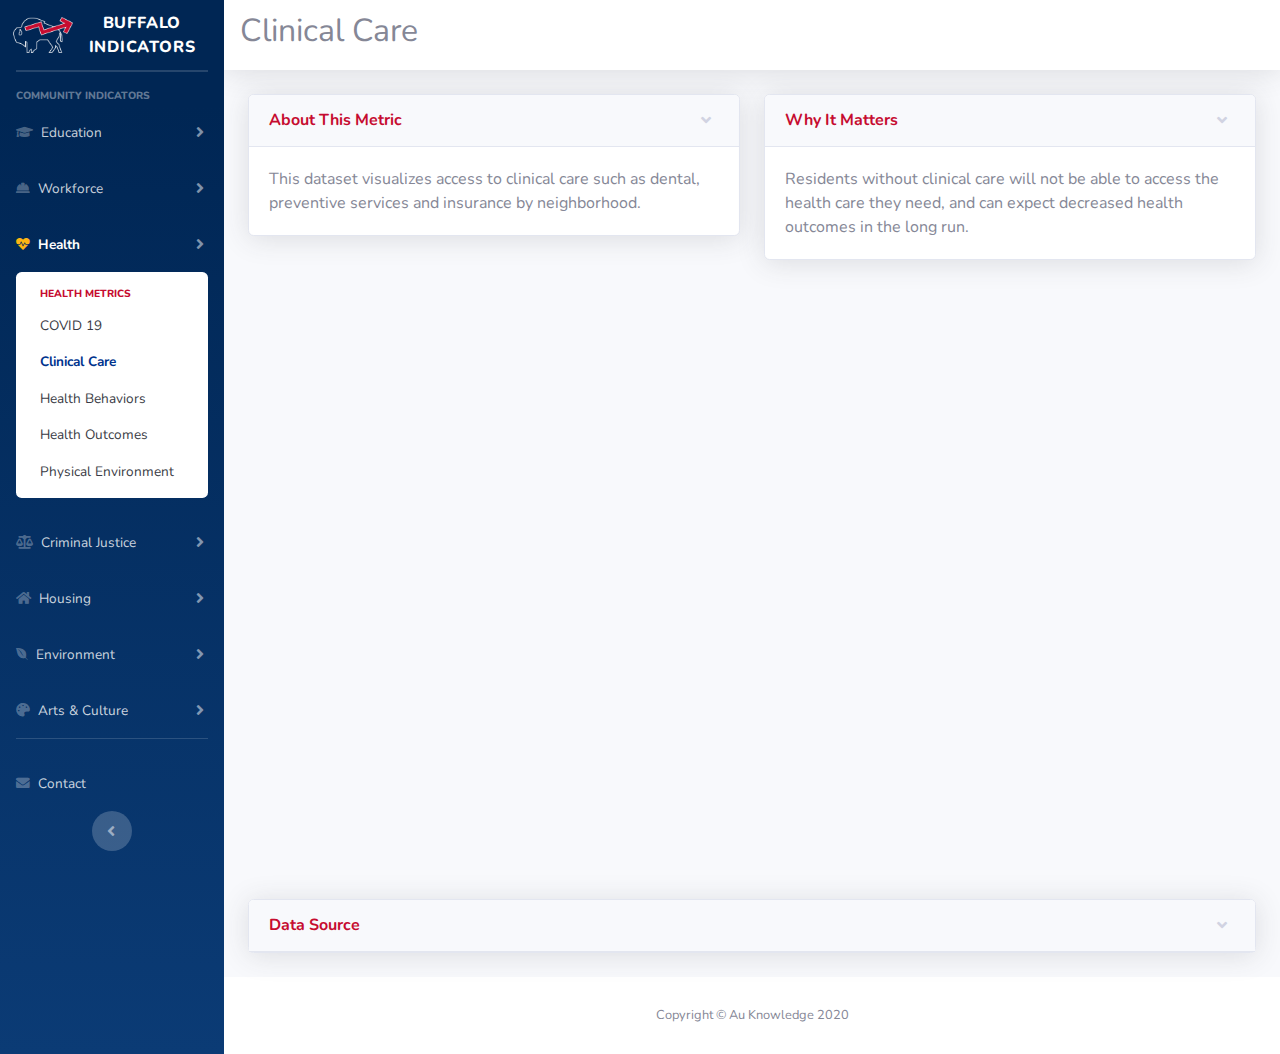
<file: health_clinical_care.html>
<!DOCTYPE html>
<html lang="en">

<head>

  <meta charset="utf-8">
  <meta http-equiv="X-UA-Compatible" content="IE=edge">
  <meta name="viewport" content="width=device-width, initial-scale=1, shrink-to-fit=no">
  <meta name="description" content="">
  <meta name="author" content="">

  <title>Health - Clinical Care</title>
  <link rel="icon" 
      type="image/png" 
      href="img/buffalo-indicators-favicon.png">

  <!-- Custom fonts for this template-->
  <link href="vendor/fontawesome-free/css/all.min.css" rel="stylesheet" type="text/css">
  <link href="https://fonts.googleapis.com/css?family=Nunito:200,200i,300,300i,400,400i,600,600i,700,700i,800,800i,900,900i" rel="stylesheet">

  <!-- Custom styles for this template-->
  <link href="css/sb-admin-2.min.css" rel="stylesheet">

</head>

<body id="page-top">

  <!-- Page Wrapper -->
  <div id="wrapper">

     <!-- Sidebar -->
     <ul class="navbar-nav bg-gradient-primary sidebar sidebar-dark accordion" id="accordionSidebar">

        <!-- Sidebar - Brand -->
        <a class="sidebar-brand d-flex align-items-center justify-content-center" href="index.html">
          <div class="sidebar-brand-icon">
            <!--<i class="fas fa-chart-line"></i>-->
            <img src="img/buffalo-indicators-icon.png" height="36px" width="60px" alt="Buffalo Indicators Icon">
          </div>
          <div class="sidebar-brand-text mx-3">Buffalo Indicators </div>
        </a>
  
        <!-- Divider -->
        <hr class="sidebar-divider my-0">
  
        
        <!-- Divider -->
        <hr class="sidebar-divider">
  
        <!-- Heading -->
        <div class="sidebar-heading">
          Community Indicators
        </div>
  
        <!-- Nav Item - Pages Collapse Menu -->
        <li class="nav-item">
          <a class="nav-link collapsed" href="#" data-toggle="collapse" data-target="#collapseEducation" aria-expanded="true" aria-controls="collapseEducation">
            <i class="fas fa-graduation-cap"></i>
            <span>Education</span>
          </a>
          <div id="collapseEducation" class="collapse" aria-labelledby="headingTwo" data-parent="#accordionSidebar">
            <div class="bg-white py-2 collapse-inner rounded">
              <h6 class="collapse-header">Education Metrics</h6>
              <a class="collapse-item" href="edu_achievement.html">Math & ELA Proficiency</a>
              <a class="collapse-item" href="edu_hs_graduation.html">High School Graduation</a>
            
            </div>
          </div>
        </li>
  
        <!-- Nav Item - Utilities Collapse Menu -->
        <li class="nav-item">
          <a class="nav-link collapsed" href="#" data-toggle="collapse" data-target="#collapseWorkforce" aria-expanded="true" aria-controls="collapseWorkforce">
            <i class="fas fa-hard-hat"></i>
            <span>Workforce</span>
          </a>
          <div id="collapseWorkforce" class="collapse" aria-labelledby="headingUtilities" data-parent="#accordionSidebar">
            <div class="bg-white py-2 collapse-inner rounded">
              <h6 class="collapse-header">Workforce Metrics</h6>
              <a class="collapse-item" href="workforce_demographics.html">Demographics</a>
               </div>
          </div>
        </li>
          <!-- Nav Item - Utilities Collapse Menu -->
          <li class="nav-item active">
            <a class="nav-link collapsed" href="#" data-toggle="collapse" data-target="#collapseHealth" aria-expanded="true" aria-controls="collapseHealth">
              <i class="fas fa-heartbeat"></i>
              <span>Health</span>
            </a>
            <div id="collapseHealth" class="collapse show" aria-labelledby="headingUtilities" data-parent="#accordionSidebar">
              <div class="bg-white py-2 collapse-inner rounded">
                <h6 class="collapse-header">Health Metrics</h6>
                <a class="collapse-item" href="health_covid19.html">COVID 19</a>
                <a class="collapse-item active" href="health_clinical_care.html">Clinical Care</a>
                <a class="collapse-item" href="health_behaviors.html">Health Behaviors</a>
                <a class="collapse-item" href="health_outcomes.html">Health Outcomes</a>
                <a class="collapse-item" href="health_environment.html">Physical Environment</a>
                </div>
            </div>
          </li>
  
            <!-- Nav Item - Utilities Collapse Menu -->
        <li class="nav-item">
          <a class="nav-link collapsed" href="#" data-toggle="collapse" data-target="#collapseEquity" aria-expanded="true" aria-controls="collapseEquity">
            <i class="fas fa-balance-scale"></i>
            <span>Criminal Justice</span>
          </a>
          <div id="collapseEquity" class="collapse" aria-labelledby="headingUtilities" data-parent="#accordionSidebar">
            <div class="bg-white py-2 collapse-inner rounded">
              <h6 class="collapse-header">Criminal Justice Metrics</h6>
              <a class="collapse-item" href="justice_crime.html">Crime Incidents</a>
            </div>
          </div>
        </li>
  
          <!-- Nav Item - Utilities Collapse Menu -->
          <li class="nav-item">
            <a class="nav-link collapsed" href="#" data-toggle="collapse" data-target="#collapseHousing" aria-expanded="true" aria-controls="collapseHousing">
              <i class="fas fa-home"></i>
              <span>Housing</span>
            </a>
            <div id="collapseHousing" class="collapse" aria-labelledby="headingUtilities" data-parent="#accordionSidebar">
              <div class="bg-white py-2 collapse-inner rounded">
                <h6 class="collapse-header">Housing Metrics</h6>
                <a class="collapse-item" href="housing_violations.html">Code Violations</a>
                <a class="collapse-item" href="housing_conditions.html">Conditions</a>
              </div>
            </div>
          </li>
  
            <!-- Nav Item - Utilities Collapse Menu -->
        <li class="nav-item">
          <a class="nav-link collapsed" href="#" data-toggle="collapse" data-target="#collapseEnvironment" aria-expanded="true" aria-controls="collapseEnvironment">
            <i class="fab fa-envira"></i>
            <span>Environment</span>
          </a>
          <div id="collapseEnvironment" class="collapse" aria-labelledby="headingUtilities" data-parent="#accordionSidebar">
            <div class="bg-white py-2 collapse-inner rounded">
              <h6 class="collapse-header">Environment Metrics</h6>
              <a class="collapse-item" href="env_trees.html">Trees</a>
            </div>
          </div>
        </li>
  
          <!-- Nav Item - Utilities Collapse Menu -->
          <li class="nav-item">
            <a class="nav-link collapsed" href="#" data-toggle="collapse" data-target="#collapseCulture" aria-expanded="true" aria-controls="collapseCulture">
              <i class="fas fa-palette"></i>
              <span>Arts & Culture</span>
            </a>
            <div id="collapseCulture" class="collapse" aria-labelledby="headingUtilities" data-parent="#accordionSidebar">
              <div class="bg-white py-2 collapse-inner rounded">
                <h6 class="collapse-header">Arts & Culture Metrics</h6>
                <a class="collapse-item" href="art_public_art.html">Public Art</a>
              </div>
            </div>
          </li>
        <!-- Divider -->
        <hr class="sidebar-divider">
  
       
  
        <!-- Nav Item - Charts -->
        <li class="nav-item">
          <a class="nav-link" href="contact.html">
            <i class="fas fa-envelope"></i>
            <span>Contact</span></a>
        </li>
  
       
  
        <!-- Sidebar Toggler (Sidebar) -->
        <div class="text-center d-none d-md-inline">
          <button class="rounded-circle border-0" id="sidebarToggle"></button>
        </div>
  
      </ul>
      <!-- End of Sidebar -->

    <!-- Content Wrapper -->
    <div id="content-wrapper" class="d-flex flex-column">

      <!-- Main Content -->
      <div id="content">

        <!-- Topbar -->
        <nav class="navbar navbar-expand navbar-light bg-white topbar mb-4 static-top shadow">
          <h2> Clinical Care</h2>
          

        </nav>

        <!-- Begin Page Content -->
        <div class="container-fluid">
        
          <!-- Page Heading 
          <h1 class="h3 mb-4 text-gray-800">Grades 3-8 Math and ELA Proficiency</h1>-->
          
        
          <div class="row">
            
            <div class="col-lg-6">
        
              <!-- About This Metric -->
              <div class="card shadow mb-4">
                <!-- Card Header - Accordion -->
                <a href="#aboutThisMetric" class="d-block card-header py-3" data-toggle="collapse" role="button"
                  aria-expanded="true" aria-controls="aboutThisMetric">
                  <h6 class="m-0 font-weight-bold text-primary">About This Metric</h6>
                </a>
                <!-- Card Content - Collapse -->
                <div class="collapse show" id="aboutThisMetric">
                  <div class="card-body">
                    This dataset visualizes access to clinical care such as dental, preventive services and insurance by neighborhood.
                  </div>
                </div>
              </div> 
             </div>

             <div class="col-lg-6">
             <!-- Why It Matters -->
             <div class="card shadow mb-4">
              <!-- Card Header - Accordion -->
              <a href="#whyItMatters" class="d-block card-header py-3" data-toggle="collapse" role="button"
                aria-expanded="true" aria-controls="whyItMatters">
                <h6 class="m-0 font-weight-bold text-primary">Why It Matters</h6>
              </a>
              <!-- Card Content - Collapse -->
              <div class="collapse show" id="whyItMatters">
                <div class="card-body">
                  Residents without clinical care will not be able to access the health care they need, and can expect decreased health outcomes in the long run.
                </div>
              </div>
            </div> 
           </div>



          </div>
          
<br>

          <div class="dashboard-container">
            <iframe src="https://app.powerbi.com/view?r=eyJrIjoiZDkxMGUzNzQtMTViZS00ZGY0LWFhZWItZTIxNzkxMjIwOTEwIiwidCI6IjVhM2MyN2E1LTExYjEtNGI2ZS04MDk1LWI0ZjRhNDViMDljMSIsImMiOjN9" allowFullScreen="true">
            </iframe>
          </div>
          
          <br>
          

            <!-- Collapsable Card Example -->
            <div class="card shadow mb-4">
              <!-- Card Header - Accordion -->
              <a href="#dataSource" class="d-block card-header py-3" data-toggle="collapse" role="button" aria-expanded="true"
                aria-controls="dataSource">
                <h6 class="m-0 font-weight-bold text-primary">Data Source</h6>
              </a>
              <!-- Card Content - Collapse -->
              <div class="collapse" id="dataSource">
                <div class="card-body">
                  Data for this metric was downloaded from City Health Dashboard sponsored by the Robert Wood Johnson Foundation and NYU.  The data can be found <a href="https://www.cityhealthdashboard.com/data-access" target="blank">here</a>.
                </div>
              </div>
            </div>
        
          </div>
        <!-- /.container-fluid -->

      </div>
      <!-- End of Main Content -->

      <!-- Footer -->
      <footer class="sticky-footer bg-white">
        <div class="container my-auto">
          <div class="copyright text-center my-auto">
            <span>Copyright &copy; Au Knowledge 2020</span>
          </div>
        </div>
      </footer>
      <!-- End of Footer -->

    </div>
    <!-- End of Content Wrapper -->

  </div>
  <!-- End of Page Wrapper -->

  <!-- Scroll to Top Button-->
  <a class="scroll-to-top rounded" href="#page-top">
    <i class="fas fa-angle-up"></i>
  </a>

  <!-- Logout Modal-->
  <div class="modal fade" id="logoutModal" tabindex="-1" role="dialog" aria-labelledby="exampleModalLabel" aria-hidden="true">
    <div class="modal-dialog" role="document">
      <div class="modal-content">
        <div class="modal-header">
          <h5 class="modal-title" id="exampleModalLabel">Ready to Leave?</h5>
          <button class="close" type="button" data-dismiss="modal" aria-label="Close">
            <span aria-hidden="true">×</span>
          </button>
        </div>
        <div class="modal-body">Select "Logout" below if you are ready to end your current session.</div>
        <div class="modal-footer">
          <button class="btn btn-secondary" type="button" data-dismiss="modal">Cancel</button>
          <a class="btn btn-primary" href="login.html">Logout</a>
        </div>
      </div>
    </div>
  </div>

  <!-- Bootstrap core JavaScript-->
  <script src="vendor/jquery/jquery.min.js"></script>
  <script src="vendor/bootstrap/js/bootstrap.bundle.min.js"></script>

  <!-- Core plugin JavaScript-->
  <script src="vendor/jquery-easing/jquery.easing.min.js"></script>

  <!-- Custom scripts for all pages-->
  <script src="js/sb-admin-2.min.js"></script>

</body>

</html
</file>
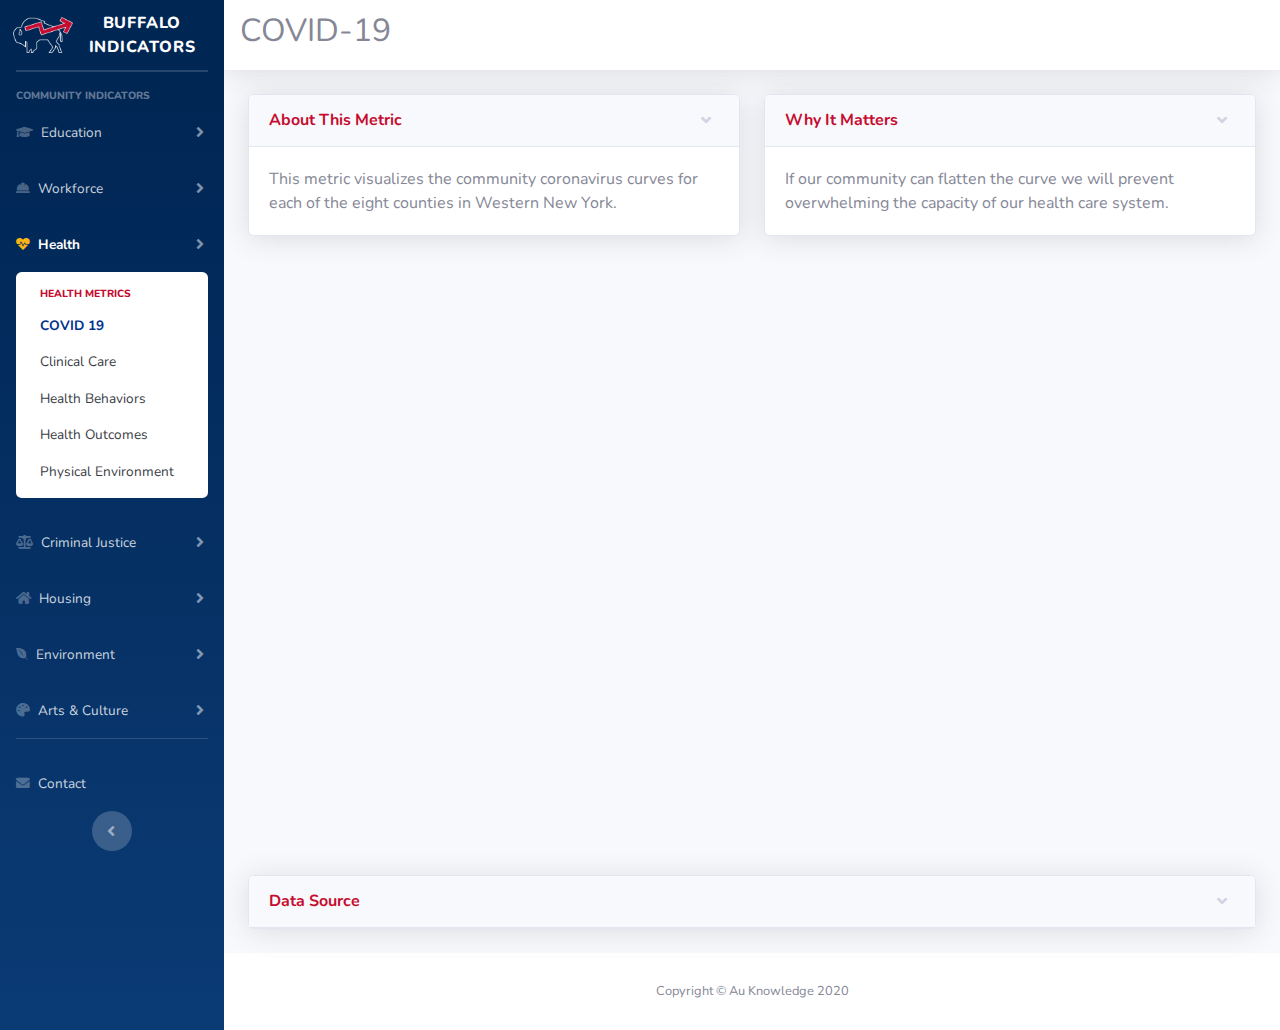
<file: health_covid19.html>
<!DOCTYPE html>
<html lang="en">

<head>

  <meta charset="utf-8">
  <meta http-equiv="X-UA-Compatible" content="IE=edge">
  <meta name="viewport" content="width=device-width, initial-scale=1, shrink-to-fit=no">
  <meta name="description" content="">
  <meta name="author" content="">

  <title>Health - COVID-19</title>
  <link rel="icon" 
      type="image/png" 
      href="img/buffalo-indicators-favicon.png">

  <!-- Custom fonts for this template-->
  <link href="vendor/fontawesome-free/css/all.min.css" rel="stylesheet" type="text/css">
  <link href="https://fonts.googleapis.com/css?family=Nunito:200,200i,300,300i,400,400i,600,600i,700,700i,800,800i,900,900i" rel="stylesheet">

  <!-- Custom styles for this template-->
  <link href="css/sb-admin-2.min.css" rel="stylesheet">

</head>

<body id="page-top">

  <!-- Page Wrapper -->
  <div id="wrapper">

     <!-- Sidebar -->
     <ul class="navbar-nav bg-gradient-primary sidebar sidebar-dark accordion" id="accordionSidebar">

        <!-- Sidebar - Brand -->
        <a class="sidebar-brand d-flex align-items-center justify-content-center" href="index.html">
          <div class="sidebar-brand-icon">
            <!--<i class="fas fa-chart-line"></i>-->
            <img src="img/buffalo-indicators-icon.png" height="36px" width="60px" alt="Buffalo Indicators Icon">
          </div>
          <div class="sidebar-brand-text mx-3">Buffalo Indicators </div>
        </a>
  
        <!-- Divider -->
        <hr class="sidebar-divider my-0">
  
        
        <!-- Divider -->
        <hr class="sidebar-divider">
  
        <!-- Heading -->
        <div class="sidebar-heading">
          Community Indicators
        </div>
  
        <!-- Nav Item - Pages Collapse Menu -->
        <li class="nav-item">
          <a class="nav-link collapsed" href="#" data-toggle="collapse" data-target="#collapseEducation" aria-expanded="true" aria-controls="collapseEducation">
            <i class="fas fa-graduation-cap"></i>
            <span>Education</span>
          </a>
          <div id="collapseEducation" class="collapse" aria-labelledby="headingTwo" data-parent="#accordionSidebar">
            <div class="bg-white py-2 collapse-inner rounded">
              <h6 class="collapse-header">Education Metrics</h6>
              <a class="collapse-item" href="edu_achievement.html">Math & ELA Proficiency</a>
              <a class="collapse-item" href="edu_hs_graduation.html">High School Graduation</a>
            
            </div>
          </div>
        </li>
  
        <!-- Nav Item - Utilities Collapse Menu -->
        <li class="nav-item">
          <a class="nav-link collapsed" href="#" data-toggle="collapse" data-target="#collapseWorkforce" aria-expanded="true" aria-controls="collapseWorkforce">
            <i class="fas fa-hard-hat"></i>
            <span>Workforce</span>
          </a>
          <div id="collapseWorkforce" class="collapse" aria-labelledby="headingUtilities" data-parent="#accordionSidebar">
            <div class="bg-white py-2 collapse-inner rounded">
              <h6 class="collapse-header">Workforce Metrics</h6>
              <a class="collapse-item" href="workforce_demographics.html">Demographics</a>
               </div>
          </div>
        </li>
          <!-- Nav Item - Utilities Collapse Menu -->
          <li class="nav-item active">
            <a class="nav-link collapsed" href="#" data-toggle="collapse" data-target="#collapseHealth" aria-expanded="true" aria-controls="collapseHealth">
              <i class="fas fa-heartbeat"></i>
              <span>Health</span>
            </a>
            <div id="collapseHealth" class="collapse show" aria-labelledby="headingUtilities" data-parent="#accordionSidebar">
              <div class="bg-white py-2 collapse-inner rounded">
                <h6 class="collapse-header">Health Metrics</h6>
                <a class="collapse-item active" href="health_covid19.html">COVID 19</a>
                <a class="collapse-item" href="health_clinical_care.html">Clinical Care</a>
                <a class="collapse-item" href="health_behaviors.html">Health Behaviors</a>
                <a class="collapse-item" href="health_outcomes.html">Health Outcomes</a>
                <a class="collapse-item" href="health_environment.html">Physical Environment</a>
                </div>
            </div>
          </li>
  
            <!-- Nav Item - Utilities Collapse Menu -->
        <li class="nav-item">
          <a class="nav-link collapsed" href="#" data-toggle="collapse" data-target="#collapseEquity" aria-expanded="true" aria-controls="collapseEquity">
            <i class="fas fa-balance-scale"></i>
            <span>Criminal Justice</span>
          </a>
          <div id="collapseEquity" class="collapse" aria-labelledby="headingUtilities" data-parent="#accordionSidebar">
            <div class="bg-white py-2 collapse-inner rounded">
              <h6 class="collapse-header">Criminal Justice Metrics</h6>
              <a class="collapse-item" href="justice_crime.html">Crime Incidents</a>
            </div>
          </div>
        </li>
  
          <!-- Nav Item - Utilities Collapse Menu -->
          <li class="nav-item">
            <a class="nav-link collapsed" href="#" data-toggle="collapse" data-target="#collapseHousing" aria-expanded="true" aria-controls="collapseHousing">
              <i class="fas fa-home"></i>
              <span>Housing</span>
            </a>
            <div id="collapseHousing" class="collapse" aria-labelledby="headingUtilities" data-parent="#accordionSidebar">
              <div class="bg-white py-2 collapse-inner rounded">
                <h6 class="collapse-header">Housing Metrics</h6>
                <a class="collapse-item" href="housing_violations.html">Code Violations</a>
                <a class="collapse-item" href="housing_conditions.html">Conditions</a>
              </div>
            </div>
          </li>
  
            <!-- Nav Item - Utilities Collapse Menu -->
        <li class="nav-item">
          <a class="nav-link collapsed" href="#" data-toggle="collapse" data-target="#collapseEnvironment" aria-expanded="true" aria-controls="collapseEnvironment">
            <i class="fab fa-envira"></i>
            <span>Environment</span>
          </a>
          <div id="collapseEnvironment" class="collapse" aria-labelledby="headingUtilities" data-parent="#accordionSidebar">
            <div class="bg-white py-2 collapse-inner rounded">
              <h6 class="collapse-header">Environment Metrics</h6>
              <a class="collapse-item" href="env_trees.html">Trees</a>
            </div>
          </div>
        </li>
  
          <!-- Nav Item - Utilities Collapse Menu -->
          <li class="nav-item">
            <a class="nav-link collapsed" href="#" data-toggle="collapse" data-target="#collapseCulture" aria-expanded="true" aria-controls="collapseCulture">
              <i class="fas fa-palette"></i>
              <span>Arts & Culture</span>
            </a>
            <div id="collapseCulture" class="collapse" aria-labelledby="headingUtilities" data-parent="#accordionSidebar">
              <div class="bg-white py-2 collapse-inner rounded">
                <h6 class="collapse-header">Arts & Culture Metrics</h6>
                <a class="collapse-item" href="art_public_art.html">Public Art</a>
              </div>
            </div>
          </li>
        <!-- Divider -->
        <hr class="sidebar-divider">
  
       
  
        <!-- Nav Item - Charts -->
        <li class="nav-item">
          <a class="nav-link" href="contact.html">
            <i class="fas fa-envelope"></i>
            <span>Contact</span></a>
        </li>
  
       
  
        <!-- Sidebar Toggler (Sidebar) -->
        <div class="text-center d-none d-md-inline">
          <button class="rounded-circle border-0" id="sidebarToggle"></button>
        </div>
  
      </ul>
      <!-- End of Sidebar -->

    <!-- Content Wrapper -->
    <div id="content-wrapper" class="d-flex flex-column">

      <!-- Main Content -->
      <div id="content">

        <!-- Topbar -->
        <nav class="navbar navbar-expand navbar-light bg-white topbar mb-4 static-top shadow">
          <h2> COVID-19</h2>
          

        </nav>

        <!-- Begin Page Content -->
        <div class="container-fluid">
        
          <!-- Page Heading 
          <h1 class="h3 mb-4 text-gray-800">Grades 3-8 Math and ELA Proficiency</h1>-->
          
        
          <div class="row">
            
            <div class="col-lg-6">
        
              <!-- About This Metric -->
              <div class="card shadow mb-4">
                <!-- Card Header - Accordion -->
                <a href="#aboutThisMetric" class="d-block card-header py-3" data-toggle="collapse" role="button"
                  aria-expanded="true" aria-controls="aboutThisMetric">
                  <h6 class="m-0 font-weight-bold text-primary">About This Metric</h6>
                </a>
                <!-- Card Content - Collapse -->
                <div class="collapse show" id="aboutThisMetric">
                  <div class="card-body">
                    This metric visualizes the community coronavirus curves for each of the eight counties in Western New York.
                  </div>
                </div>
              </div> 
             </div>

             <div class="col-lg-6">
             <!-- Why It Matters -->
             <div class="card shadow mb-4">
              <!-- Card Header - Accordion -->
              <a href="#whyItMatters" class="d-block card-header py-3" data-toggle="collapse" role="button"
                aria-expanded="true" aria-controls="whyItMatters">
                <h6 class="m-0 font-weight-bold text-primary">Why It Matters</h6>
              </a>
              <!-- Card Content - Collapse -->
              <div class="collapse show" id="whyItMatters">
                <div class="card-body">
                  If our community can flatten the curve we will prevent overwhelming the capacity of our health care system.
                </div>
              </div>
            </div> 
           </div>



          </div>
          
<br>

          <div class="dashboard-container">
            <iframe src="https://app.powerbi.com/view?r=eyJrIjoiYjQxNWQ0ZTMtZDAyYS00OGRmLWJiZjMtNjRjZjY4Y2Y4MjQ5IiwidCI6IjVhM2MyN2E1LTExYjEtNGI2ZS04MDk1LWI0ZjRhNDViMDljMSIsImMiOjN9" allowFullScreen="true">
            </iframe>
          </div>
          
          <br>
          

            <!-- Collapsable Card Example -->
            <div class="card shadow mb-4">
              <!-- Card Header - Accordion -->
              <a href="#dataSource" class="d-block card-header py-3" data-toggle="collapse" role="button" aria-expanded="true"
                aria-controls="dataSource">
                <h6 class="m-0 font-weight-bold text-primary">Data Source</h6>
              </a>
              <!-- Card Content - Collapse -->
              <div class="collapse" id="dataSource">
                <div class="card-body">
                  Data for this metric was downloaded from the New York State Open Data Portal Statewide COVID-19 Testing dataset.  The data can be found <a href="https://health.data.ny.gov/Health/New-York-State-Statewide-COVID-19-Testing/xdss-u53e" target="blank">here</a>.
                </div>
              </div>
            </div>
        
          </div>
        <!-- /.container-fluid -->

      </div>
      <!-- End of Main Content -->

      <!-- Footer -->
      <footer class="sticky-footer bg-white">
        <div class="container my-auto">
          <div class="copyright text-center my-auto">
            <span>Copyright &copy; Au Knowledge 2020</span>
          </div>
        </div>
      </footer>
      <!-- End of Footer -->

    </div>
    <!-- End of Content Wrapper -->

  </div>
  <!-- End of Page Wrapper -->

  <!-- Scroll to Top Button-->
  <a class="scroll-to-top rounded" href="#page-top">
    <i class="fas fa-angle-up"></i>
  </a>

  <!-- Logout Modal-->
  <div class="modal fade" id="logoutModal" tabindex="-1" role="dialog" aria-labelledby="exampleModalLabel" aria-hidden="true">
    <div class="modal-dialog" role="document">
      <div class="modal-content">
        <div class="modal-header">
          <h5 class="modal-title" id="exampleModalLabel">Ready to Leave?</h5>
          <button class="close" type="button" data-dismiss="modal" aria-label="Close">
            <span aria-hidden="true">×</span>
          </button>
        </div>
        <div class="modal-body">Select "Logout" below if you are ready to end your current session.</div>
        <div class="modal-footer">
          <button class="btn btn-secondary" type="button" data-dismiss="modal">Cancel</button>
          <a class="btn btn-primary" href="login.html">Logout</a>
        </div>
      </div>
    </div>
  </div>

  <!-- Bootstrap core JavaScript-->
  <script src="vendor/jquery/jquery.min.js"></script>
  <script src="vendor/bootstrap/js/bootstrap.bundle.min.js"></script>

  <!-- Core plugin JavaScript-->
  <script src="vendor/jquery-easing/jquery.easing.min.js"></script>

  <!-- Custom scripts for all pages-->
  <script src="js/sb-admin-2.min.js"></script>

</body>

</html
</file>
